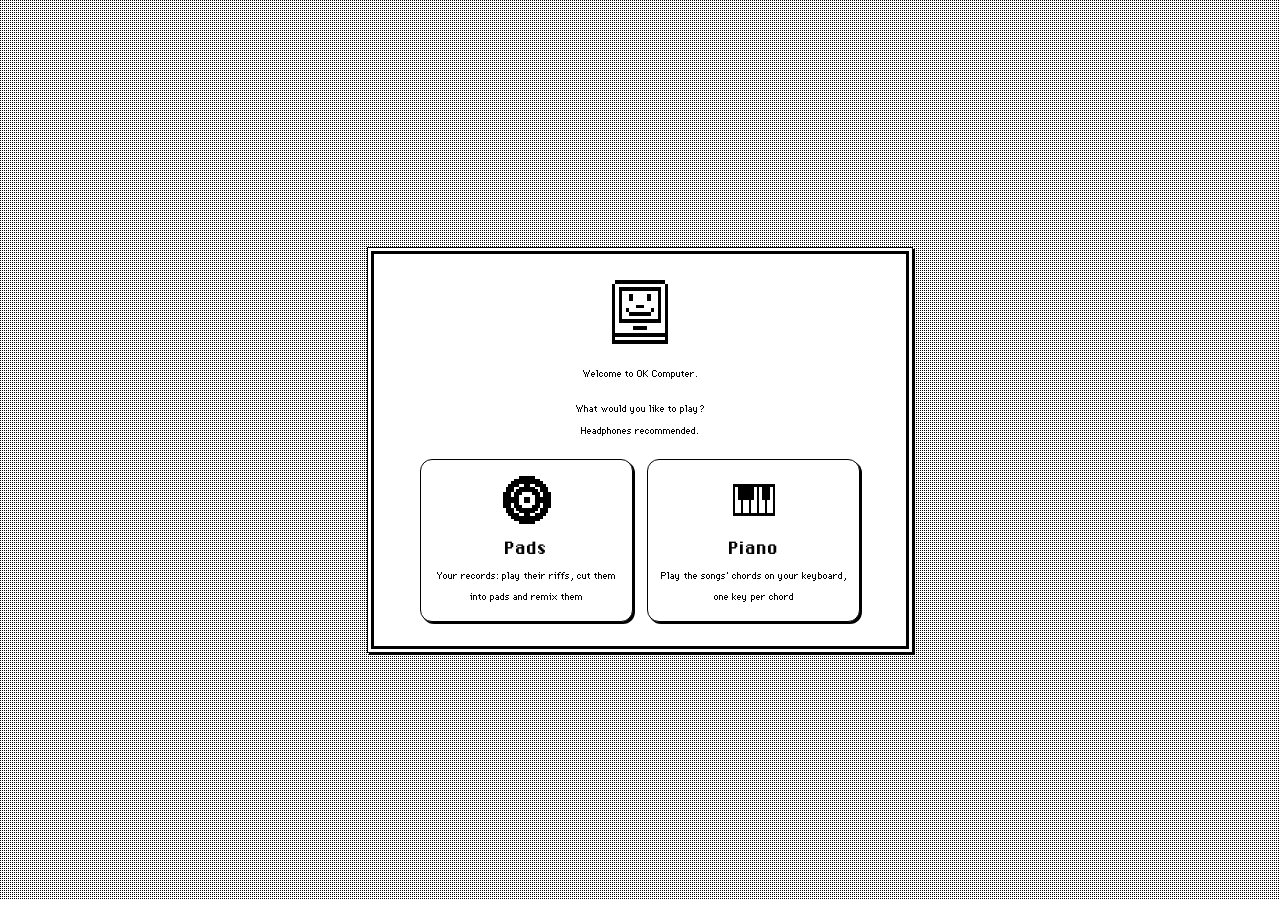
<file: index.html>
<!doctype html>
<html lang="en">
<head>
  <meta charset="utf-8">
  <meta name="viewport" content="width=device-width, initial-scale=1, viewport-fit=cover">
  <meta name="apple-mobile-web-app-capable" content="yes">
  <meta name="theme-color" content="#ffffff">
  <meta name="description" content="Play along with, practise and sample Radiohead records you own on a classic Macintosh music desk.">
  <title>OK Computer</title>
  <meta name="apple-mobile-web-app-title" content="OK Computer">
  <meta name="apple-mobile-web-app-status-bar-style" content="default">
  <link rel="icon" href="./icon.svg" type="image/svg+xml">
  <link rel="apple-touch-icon" href="./assets/icons/icon-180.png">
  <link rel="manifest" href="./manifest.webmanifest">
  <link rel="stylesheet" href="./mac.css?v=dev">
</head>
<body data-screen="desk">

<div id="boot" class="boot">
  <div class="boot-box dialog-frame">
    <div class="dialog-inner">
      <span data-icon="mac"></span>
      <p>Welcome to OK Computer.</p>
      <p class="small">What would you like to play? Headphones recommended.</p>
      <div class="boot-choices">
        <button id="boot-start" class="boot-choice"><span data-icon="disc"></span><strong>Pads</strong><span class="small">Your records: play their riffs, cut them into pads and remix them</span></button>
        <button id="boot-piano" class="boot-choice"><span data-icon="piano"></span><strong>Piano</strong><span class="small">Play the songs' chords on your keyboard, one key per chord</span></button>
      </div>
    </div>
  </div>
</div>

<header class="menubar" role="menubar" aria-label="Menu bar">
  <button class="menu-title logo" data-menu="undertow" aria-label="OK Computer" aria-haspopup="true" aria-expanded="false"><span data-icon="logo"></span></button>
  <button class="menu-title" data-menu="file" aria-haspopup="true" aria-expanded="false">File</button>
  <button class="menu-title learn-only" data-menu="edit" aria-haspopup="true" aria-expanded="false">Edit</button>
  <button class="menu-title learn-only" data-menu="song" aria-haspopup="true" aria-expanded="false">Song</button>
  <button class="menu-title learn-only" data-menu="sound" aria-haspopup="true" aria-expanded="false">Sound</button>
  <button class="menu-title learn-only hide-phone" data-menu="window" aria-haspopup="true" aria-expanded="false">Window</button>
  <button class="menu-title" data-menu="help" aria-haspopup="true" aria-expanded="false">Help</button>
  <span class="menubar-right"><span id="status" class="status" aria-live="polite"></span>
    <span id="clock" class="clock"></span></span>
</header>

<div id="menus"></div>

<main id="finder" class="finder" aria-label="Desktop">
  <section id="records-window" class="window active" aria-label="Records">
    <header class="titlebar"><h2>Records</h2></header>
    <div class="finder-info"><span id="records-info" class="small"></span><span class="small">Touch a record to open it</span></div>
    <div id="records" class="icon-view" data-help="Your records: Radiohead songs you own, kept on this device. Touch one to play along with its chords or play it on pads."></div>
    <div id="records-empty" class="records-empty small" hidden>
      <p>Load a Radiohead song you own (MP3, M4A, AAC or WAV from Files) and it becomes a record here. Play its riff with its real sound, follow its chords as it plays, cut it into sampler pads and remix them.</p>
      <p>Songs from Apple Music are copy-protected and cannot be opened. Nothing you load leaves this device.</p>
    </div>
    <input id="record-file" type="file" multiple accept="audio/*,.mp3,.m4a,.aac,.wav,.aif,.aiff,.flac,.json,application/json" hidden>
  </section>
  <nav id="desk-icons" class="desk-icons" aria-label="Desktop">
    <button class="icon" data-open="pieces" data-help="My Pieces: the takes you recorded in your records, to play, save or share."><span class="glyph" data-icon="folder"></span><span class="name">My Pieces</span></button>
    <button class="icon" data-open="piano" data-help="Piano: play the songs' chords on your computer keyboard, one key per chord."><span class="glyph" data-icon="piano"></span><span class="name">Piano</span></button>
  </nav>
</main>

<main id="piano-screen" class="piano-screen" aria-label="Piano">
  <section id="pk-window" class="window active">
    <header class="titlebar"><button id="pk-close" class="box close" aria-label="Close" data-help="Close the piano and go back to the desktop."></button><h2 id="pk-title">Piano</h2></header>
    <div class="pk-top">
      <select id="pk-song" class="popup" aria-label="Song" data-help="The song to play. You play its keyboard part."></select>
      <select id="pk-piece" class="popup" aria-label="Section" data-help="Play the whole song, or one section of it round and round to learn it."></select>
      <button id="pk-info" class="btn" data-help="About this song: what is checked against published analyses, what is a best guess, and the sources.">Get Info</button>
      <span id="pk-mode" class="segmented" role="group" aria-label="How to play" data-help="Wait for Me: the song waits at each chord until you press its key. In Time: the chords scroll at the song's tempo and you see how many you play in time."><button data-mode="wait" aria-pressed="true">Wait for Me</button><button data-mode="time" aria-pressed="false">In Time</button></span>
      <span class="spacer"></span>
      <button id="pk-go" class="btn default" aria-pressed="false" hidden data-help="Start or stop the chords scrolling (Space), after a bar of clicks."><span data-icon="play"></span><span>Play</span></button>
      <button id="pk-restart" class="btn" data-help="Go back to the first chord. Delete steps back one.">Start Over</button>
      <button id="pk-hear" class="btn" aria-pressed="false" data-help="Hear the part played in time while its keys light up, so you know how it goes.">Hear It</button>
      <select id="pk-speed" class="popup" aria-label="Speed" data-help="How fast In Time and Hear It go. Slow down to learn the part."></select>
    </div>
    <div class="pk-lane-row">
      <div class="chord-now pk-next" data-help="The key to press next, and its chord."><span class="small">Next</span><strong id="pk-next-key">A</strong><span id="pk-next-name" class="small"></span></div>
      <canvas id="pk-lane" class="chord-lane pk-lane" aria-label="The chords to play" data-help="The chords coming up, each as long as it lasts, with the key that plays it. The black box is next; the dotted line is now."></canvas>
    </div>
    <p id="pk-hint" class="small pk-hint"></p>
    <div id="pk-keys" class="pk-keys" aria-label="Chord keys" data-help="One key per chord, on the home row of your keyboard. The dotted key is next. Touch them on iPad."></div>
    <div id="pk-piano" class="piano" aria-label="Piano keyboard" data-help="The notes sounding now, with the next chord dotted. Touch the keys to play single notes."></div>
    <div id="pk-pads" hidden></div>
    <div id="pk-drums" hidden></div>
    <div class="control-strip pk-strip">
      <label class="check" data-help="Pedal: each chord rings on until the next one, like a sustain pedal changed on every chord. Off, notes stop when you let go of the key."><input id="pk-pedal" type="checkbox" checked> Pedal</label>
      <label class="check" data-help="A click on every beat while the chords scroll."><input id="pk-click" type="checkbox"> Click</label>
      <select id="pk-sound" class="popup" aria-label="Sound" data-help="The sound you play with. (song) marks the song's own."></select>
      <span class="spacer"></span>
      <label class="label" for="pk-record">Play along with</label>
      <select id="pk-record" class="popup" data-help="Play over one of your records, or nothing. A record of this song is chosen for you."></select>
      <button id="pk-record-play" class="btn" aria-pressed="false" disabled data-help="Play or stop the record underneath you (Return)."><span data-icon="play"></span><span>Play Record</span></button>
    </div>
  </section>
</main>

<main id="record-screen" class="record-screen" aria-label="Record">
  <section id="record-window" class="window active" data-view="play">
    <header class="titlebar"><button id="record-close" class="box close" aria-label="Close" data-help="Close the record and go back to the desktop."></button><h2 id="record-title">Record</h2></header>
    <div class="record-top">
      <span id="record-view" class="segmented" role="group" aria-label="View" data-help="Play: the chords in time with the record, and the song's riff to tap through. Pads: the record cut into three banks of sixteen pads. Remix: put the pads into patterns."><button data-view="play" aria-pressed="true">Play</button><button data-view="pads" aria-pressed="false">Pads</button><button data-view="remix" aria-pressed="false">Remix</button></span>
      <select id="record-pick" class="popup" aria-label="Record" data-help="Switch to another of your records."></select>
      <span class="spacer"></span>
      <button id="wave-zoom" class="btn square pads-only" aria-pressed="true" hidden data-help="While editing a pad, switch the waveform between a close-up of the pad and the whole song. Zoomed out, drag across any part of the song to give the pad that part.">Whole Song</button>
      <output id="rec-clock" class="small">0:00</output>
    </div>
    <canvas id="record-wave" class="record-wave" aria-label="Waveform" data-help="The whole record. Touch to jump there; drag across a part to loop it. When editing a pad, it zooms in on the pad and dragging sets the pad instead."></canvas>

    <div class="play-view play-only">
      <div class="song-match"><label class="label" for="record-song">Chords and riff from</label>
        <select id="record-song" class="popup" data-help="Which Radiohead song this record is, so its riff and chords can follow along. Choose Not in the list to mark the chords yourself."></select></div>
      <div class="chord-sheet">
        <div class="chord-now"><span class="small">Now</span><strong id="chord-now">-</strong></div>
        <canvas id="chord-lane" class="chord-lane" aria-label="Chords" data-help="The chords scroll past in time with the record. The black box is the chord playing now; the dotted line is now."></canvas>
      </div>
      <p id="along-hint" class="small along-hint"></p>
      <div id="mark-row" class="mark-row" hidden>
        <span id="mark-chords" class="mark-chords" data-help="Tap a chord the moment you hear it start. Your marks replace the song's chart for this record."></span>
        <button id="mark-undo" class="btn square" data-help="Remove the last chord you marked.">Undo</button>
        <button id="mark-clear" class="btn square" data-help="Remove all your marks for this record.">Clear Marks</button>
      </div>
      <p id="riff-none" class="small riff-none" hidden>No riff for this record yet: choose the song above if it is one of the known songs.</p>
      <div id="riff-body" class="riff-body">
        <canvas id="riff-strip" class="riff-strip" aria-label="The riff" data-help="Every hit of the song's riff in order, as long as it lasts. The black box plays next; touch any box to play from there."></canvas>
        <div class="riff-play">
          <button id="riff-tap" class="riff-tap" data-help="Tap here in rhythm, or press Return. Each tap plays the next hit of the riff."><strong id="riff-title">Tap</strong><span id="riff-next" class="small"></span></button>
          <div class="riff-side">
            <span id="riff-sound" class="segmented" role="group" aria-label="Sound" data-help="Song plays each hit cut straight from your record, so it sounds exactly like Radiohead. Keys plays it with the app's own instrument."><button data-sound="record" aria-pressed="true">Song</button><button data-sound="keys" aria-pressed="false">Keys</button></span>
            <span class="riff-buttons"><button id="riff-hear" class="btn" aria-pressed="false" data-help="Hear the whole riff in time, so you know how it goes.">Hear It</button><button id="riff-restart" class="btn" data-help="Go back to the first hit.">Start Over</button></span>
          </div>
        </div>
        <span id="riff-about" class="small riff-about" hidden></span>
      </div>
    </div>

    <div class="pads-view pads-only">
      <div class="pad-tools">
        <span id="pad-banks" class="segmented" role="group" aria-label="Bank" data-help="Three banks of sixteen pads: A, B and C. Bank B starts as a bar per pad, bank C as two bars per pad."><button data-bank="0" aria-pressed="true">A</button><button data-bank="1" aria-pressed="false">B</button><button data-bank="2" aria-pressed="false">C</button></span>
        <button id="pad-undo" class="btn" disabled data-help="Take back the last change to the pads: a cut, an edit or a borrowed pad. Command-Z works too.">Undo</button>
        <label class="check" data-help="Sync: a Loop pad starts on the next beat of any loop already playing, so loops stack in time."><input id="pad-sync" type="checkbox" checked> Sync loops</label>
      </div>
      <div id="pad-editor" class="pad-editor" hidden>
        <strong id="edit-label" class="small"></strong>
        <span class="nudge" data-help="Move where the pad starts, a sixteenth note at a time."><span class="small">Start</span><button id="edit-start-down" class="btn square" aria-label="Start earlier">-</button><button id="edit-start-up" class="btn square" aria-label="Start later">+</button></span>
        <span class="nudge" data-help="Move where the pad ends, a sixteenth note at a time. Make it as long as you like."><span class="small">End</span><button id="edit-end-down" class="btn square" aria-label="End earlier">-</button><button id="edit-end-up" class="btn square" aria-label="End later">+</button></span>
        <span id="edit-mode" class="segmented" role="group" aria-label="Pad mode" data-help="Once plays the whole pad. Hold plays round and round while you hold it and stops when you let go. Loop repeats until you touch it again."><button data-mode="once">Once</button><button data-mode="hold">Hold</button><button data-mode="loop">Loop</button></span>
        <span class="nudge" data-help="The pad's volume, so every pad sits at the same level."><span class="small">Volume</span><button id="edit-vol-down" class="btn square" aria-label="Quieter">-</button><output id="edit-vol" class="small">100%</output><button id="edit-vol-up" class="btn square" aria-label="Louder">+</button></span>
        <select id="edit-fade" class="popup" aria-label="Fade" data-help="Fade the pad in and out, which also smooths any click where it is cut."></select>
        <span class="nudge" data-help="Pitch the pad up or down in semitones, like a sampler: it plays faster or slower too."><span class="small">Pitch</span><button id="edit-pitch-down" class="btn square" aria-label="Lower">-</button><output id="edit-pitch" class="small">0</output><button id="edit-pitch-up" class="btn square" aria-label="Higher">+</button></span>
        <label class="check" data-help="Play the pad backwards."><input id="edit-reverse" type="checkbox"> Reverse</label>
        <button id="edit-borrow" class="btn" data-help="Put a pad from another record on this pad, to mix songs together.">From Another Record...</button>
      </div>
      <div id="sampler" class="sampler" aria-label="Sampler pads" data-help="Sixteen pads cut from the record. Touch to play; keys 1-4, Q-R, A-F and Z-V play them too."></div>
    </div>

    <div class="remix-view remix-only">
      <div class="remix-tools">
        <button id="remix-play" class="btn default" aria-pressed="false" data-help="Play the pattern round and round (Space)."><span data-icon="play"></span><span>Play</span></button>
        <span id="remix-patterns" class="segmented" role="group" aria-label="Pattern" data-help="Four patterns, A to D. Patterns with something in them are marked with a dot."><button data-pattern="0">A</button><button data-pattern="1">B</button><button data-pattern="2">C</button><button data-pattern="3">D</button></span>
        <label class="check" data-help="Chain: play every pattern that has something in it, one after another."><input id="remix-chain" type="checkbox"> Chain</label>
        <span id="remix-bank" class="segmented" role="group" aria-label="Pads for this pattern" data-help="Which bank of pads this pattern plays."><button data-bank="0">Pads A</button><button data-bank="1">B</button><button data-bank="2">C</button></span>
        <span class="tempo" data-help="The pattern's tempo."><button id="remix-down" class="btn square" aria-label="Slower">-</button><output id="remix-bpm" class="small"></output><button id="remix-up" class="btn square" aria-label="Faster">+</button></span>
        <span class="fx" data-help="Swing: delay every other sixteenth note for a looser groove."><label class="small" for="remix-swing">Swing</label><input id="remix-swing" class="slider" type="range" min="0" max="100" value="0"></span>
        <button id="remix-clear" class="btn" data-help="Clear this pattern.">Clear</button>
      </div>
      <div id="remix-grid" class="remix-grid" aria-label="Pattern" data-help="Touch squares to make a pattern: each row plays one pad, each column is a sixteenth note. Touch a number to hear its pad."></div>
    </div>

    <div class="control-strip record-strip">
      <button id="rec-play" class="btn default" aria-pressed="false" data-help="Play or stop the record (Space)."><span data-icon="play"></span><span>Play</span></button>
      <button id="rec-take" class="btn record" aria-pressed="false" data-help="Record what you play here - pads, riff, remix or keys - and keep it in My Pieces as a sound file to save or share. The record playing underneath is not included."><span data-icon="record"></span><span>Record</span></button>
      <output id="take-time" class="small"></output>
      <select id="rec-speed" class="popup play-only" aria-label="Speed" data-help="Slow the record down without changing its pitch."></select>
      <button id="rec-loop" class="btn" aria-pressed="false" disabled data-help="Drag across the waveform to loop a part. Touch here to stop looping."><span>Loop</span></button>
      <button id="rec-start" class="btn sync-only" data-help="Press this the moment you hear the first chord, and the riff and chords line up with the record.">Set Start</button>
      <span id="rec-tempo" class="tempo tempo-only" data-help="The record's tempo. Nudge it if the riff, the chords or the beat grid slowly drift from the record. A question mark means it was heard from the record."><button id="tempo-down" class="btn square" aria-label="Slower">-</button><output id="rec-bpm" class="small"></output><button id="tempo-up" class="btn square" aria-label="Faster">+</button></span>
      <button id="rec-mark" class="btn play-only" aria-pressed="false" data-help="Mark the chords yourself: tap each one as you hear it.">Mark Chords</button>
      <select id="rec-cut" class="popup pads-only" aria-label="Cut the pads" data-help="Cut this bank's pads again: at the strongest attacks, into beats or bars from the loop or playhead, or the loop into sixteen.">
        <option value="">Cut Pads...</option>
        <option value="attacks">At the strongest attacks</option>
        <option value="beat">1 beat each</option>
        <option value="bar">1 bar each</option>
        <option value="bars2">2 bars each</option>
        <option value="bars4">4 bars each</option>
        <option value="loop">The loop into 16</option>
        <option value="snap">Snap all pads to the beat</option>
      </select>
      <label class="check pads-only" data-help="Snap: pad edits and cuts land on the beat grid, a sixteenth note at a time, so loops stay in time."><input id="pad-snap" type="checkbox" checked> Snap</label>
      <button id="rec-assign" class="btn pads-only" aria-pressed="false" disabled data-help="Put the looped part on a pad: touch this, then the pad.">Loop to Pad</button>
      <button id="pad-edit" class="btn pads-only" aria-pressed="false" data-help="Edit a pad: its start and end, how it plays, volume, fade, pitch and direction, or borrow one from another record.">Edit Pad</button>
      <span class="fx fx-only" data-help="Filter: turn up to close a low-pass filter over the pads. Echo: a delay in time with the tempo."><label class="small" for="fx-filter">Filter</label><input id="fx-filter" class="slider" type="range" min="0" max="100" value="0"><label class="small" for="fx-echo">Echo</label><input id="fx-echo" class="slider" type="range" min="0" max="100" value="0"></span>
    </div>
  </section>
</main>

<main class="desktop">

  <section id="songs-window" class="window" aria-label="Songs">
    <header class="titlebar"><button class="box close" data-close aria-label="Close"></button><h2>Songs</h2></header>
    <div class="window-body"><ul id="song-list" class="song-list" data-help="Choose a song. Each one is a short passage with its own sound. Your lesson progress and best score show under its name."></ul></div>
    <div class="songs-footer">
      <button id="new-song" class="btn" data-help="Start a song of your own: choose a tempo and length, then record keys, bass or drums.">New Song…</button>
    </div>
  </section>

  <section id="song-window" class="window active" aria-label="Song">
    <header class="titlebar"><button class="box close" data-close aria-label="Close" hidden></button><h2 id="song-window-title">Song</h2><button class="box shade" data-shade aria-label="Collapse window"></button></header>
    <div class="window-body">
      <div class="song-head">
        <div class="titles">
          <h1 id="song-title">Song</h1>
          <div id="song-meta" class="meta small"></div>
          <p id="song-about" class="about small"></p>
        </div>
        <div class="actions">
          <button id="songs-button" class="btn only-narrow" data-help="Choose another song.">Songs…</button>
          <button id="info-button" class="btn" data-help="About this song: where the notes come from, how close it is to the record, and a link to listen to the original.">Get Info</button>
        </div>
      </div>

      <div class="toolbar">
        <button id="play" class="btn default" aria-pressed="false" data-help="Play or stop the song (Space). In step 1 it plays everything; in the later steps it leaves your part to you."><span data-icon="play"></span><span>Play</span></button>
        <button id="stop" class="btn" data-help="Stop and go back to the start."><span data-icon="stop"></span><span>Stop</span></button>
        <button id="record" class="btn record" aria-pressed="false" data-help="Record yourself (R). After a bar of clicks, play over the band; press again to stop. Every take is kept in the Takes window."><span data-icon="record"></span><span>Record</span></button>
        <output id="counter" class="counter" data-help="Where the song is: bar and beat.">1 : 1</output>
        <span class="spacer"></span>
        <span class="tempo" aria-label="Speed" data-help="Slow the song down to learn it, or speed it up. Tempo, not pitch, changes.">
          <button id="slower" class="btn" aria-label="Slower">−</button>
          <output id="tempo">100%</output>
          <button id="faster" class="btn" aria-label="Faster">+</button>
        </span>
        <label class="check" data-help="A metronome click on every beat, louder on the first beat of the bar."><input id="metronome" type="checkbox"> Click</label>
      </div>

      <div class="practice">
        <span id="steps" class="steps" role="group" aria-label="Lesson steps">
          <button data-step="1" aria-pressed="true" data-help="Step 1: press Play and listen all the way through while the keys light up.">1 Listen</button>
          <button data-step="2" aria-pressed="false" data-help="Step 2: the song waits at each chord until you play it, so you can learn at your own pace.">2 Learn</button>
          <button data-step="3" aria-pressed="false" data-help="Step 3: play along at 75% speed. Score 80% or more to tick it off.">3 Slow</button>
          <button data-step="4" aria-pressed="false" data-help="Step 4: play along at full speed. Score 80% or more to tick it off.">4 Full Speed</button>
          <button data-step="5" aria-pressed="false" data-help="Step 5: record yourself playing over the band.">5 Record</button>
        </span>
        <span class="spacer"></span>
        <label class="label" for="my-part">I'm playing</label>
        <select id="my-part" class="popup" data-help="The part you are learning or recording. The other parts are the band."></select>
      </div>

      <div class="roll-row">
        <div id="tools" class="tools" role="group" aria-label="Tools" data-help="Tools for the roll. Arrow: drag across bar numbers to loop those bars. Pencil: add or remove notes. Eraser: rub notes out.">
          <button data-tool="arrow" aria-pressed="true" aria-label="Arrow: drag across bars to loop them"><span data-icon="arrow"></span></button>
          <button data-tool="pencil" aria-pressed="false" aria-label="Pencil: add and remove notes"><span data-icon="pencil"></span></button>
          <button data-tool="eraser" aria-pressed="false" aria-label="Eraser: rub out notes"><span data-icon="eraser"></span></button>
        </div>
        <div class="roll-wrap"><canvas id="roll" data-tool="arrow" aria-label="Notes of your part" data-help="Your part, bar by bar. Low notes at the bottom, high at the top. The dotted note is the next one to play; ticks and crosses show how you did."></canvas></div>
      </div>

      <div class="message" aria-live="polite">
        <strong id="next-label"></strong><span id="next-detail"></span><span id="score" class="score"></span>
        <label id="guide-box" class="check" hidden data-help="Guide: hear your part quietly while you practise it, so you always know how it goes."><input id="guide" type="checkbox"> Guide</label>
        <label id="trainer-box" class="check" hidden data-help="After a perfect time round, the song gets a little faster, up to full speed."><input id="trainer" type="checkbox"> Speed up when perfect</label>
        <button id="loop-all" class="btn square" hidden data-help="Stop looping a section and play the whole passage again.">Loop All</button>
      </div>

      <div class="tracks" id="tracks" aria-label="Parts" data-help="Turn parts of the band on and off."></div>
    </div>
  </section>

  <section id="keys-window" class="window" aria-label="Keyboard">
    <header class="titlebar"><h2 id="keys-title">Keyboard</h2><button class="box shade" data-shade aria-label="Collapse window"></button></header>
    <div class="window-body">
      <div class="keys-tools">
        <span id="keys-tabs" class="segmented" role="group" aria-label="Input" data-help="Keys: a piano. Chords: one big pad per chord in this song. Drums: pads for the drum part.">
          <button data-tab="keys" aria-pressed="true">Keys</button>
          <button data-tab="chords" aria-pressed="false">Chords</button>
          <button data-tab="drums" aria-pressed="false">Drums</button>
        </span>
        <span class="spacer"></span>
        <span id="octave-tools" class="tempo" aria-label="Octave" data-help="Move the keyboard up or down an octave (Z and X on a computer keyboard).">
          <button id="octave-down" class="btn" aria-label="Octave down">◀</button>
          <output id="octave">C3</output>
          <button id="octave-up" class="btn" aria-label="Octave up">▶</button>
        </span>
        <button id="pedal" class="btn" aria-pressed="false" data-help="Sustain pedal: tap to hold notes on after you let go, tap again to lift it. Shift does the same on a computer keyboard, and MIDI pedals work too.">Pedal</button>
        <select id="instrument" class="popup hide-phone" aria-label="Instrument" data-help="The sound you play with. Sound > Use Original Sound puts it back."></select>
      </div>
      <div id="piano" class="piano" aria-label="Piano keyboard" data-help="Play with several fingers, slide along the keys, or press harder with Apple Pencil for louder notes. Dotted keys are what to play next."></div>
      <div id="pads" class="pads" aria-label="Chord pads" hidden data-help="Each pad plays a whole chord from this song. The dotted pad is the next chord."></div>
      <div id="drum-pads" class="pads" aria-label="Drum pads" hidden data-help="Tap the drums. Harder Pencil presses play louder."></div>
    </div>
  </section>
</main>

<section id="drum-window" class="window floating" aria-label="Drum Machine" hidden>
  <header class="titlebar"><button class="box close" data-close aria-label="Close"></button><h2>Drum Machine</h2></header>
  <div class="window-body">
    <div class="toolbar">
      <button id="drum-play" class="btn default" aria-pressed="false" data-help="Play or stop the song with your beat (Space)."><span data-icon="play"></span><span>Play</span></button>
      <select id="beat-preset" class="popup" aria-label="Start from a beat" data-help="Fill the grid with a ready-made beat, then change it to taste."></select>
      <select id="kit" class="popup" aria-label="Drum kit" data-help="The drum sounds. Kid A Machine is crunchy, Drum Machine is clean, Soft Room is gentle."></select>
      <span class="spacer"></span>
      <button id="drum-prev" class="btn square" aria-label="Earlier beats">◀</button>
      <output id="drum-page" class="small">Beats 1-4</output>
      <button id="drum-next" class="btn square" aria-label="Later beats">▶</button>
      <button id="drum-clear" class="btn" data-help="Remove every hit. Edit > Undo brings them back.">Clear</button>
    </div>
    <div id="drum-grid" class="grid" style="margin-top:12px" data-help="One row per drum, one square per sixteenth note, four squares to a beat. Tap to add or remove a hit."></div>
    <p class="small" style="margin:10px 0 0">Tap a square to add or remove a hit; it plays straight away and the song picks it up on the next time round. Edit > Revert to Original restores the song's own beat.</p>
  </div>
</section>

<section id="takes-window" class="window floating" aria-label="Takes" hidden>
  <header class="titlebar"><button class="box close" data-close aria-label="Close"></button><h2>Takes</h2></header>
  <div class="window-body" style="width:min(460px, calc(100vw - 40px))">
    <div id="take-list" class="list-box" role="listbox" aria-label="Recorded takes" data-help="Your recordings for this song. Select one, then play it, save it as a WAV file, or use it as the song's part."></div>
    <div class="button-row">
      <button id="take-delete" class="btn">Delete</button>
      <button id="take-export" class="btn">Save WAV</button>
      <button id="take-use" class="btn">Use as Part</button>
      <button id="take-play" class="btn default">Play</button>
    </div>
  </div>
</section>

<dialog id="dialog"><div class="dialog-frame"><div class="dialog-inner" id="dialog-body"></div></div></dialog>

<script type="module" src="./src/main.js?v=dev"></script>
</body>
</html>
</file>
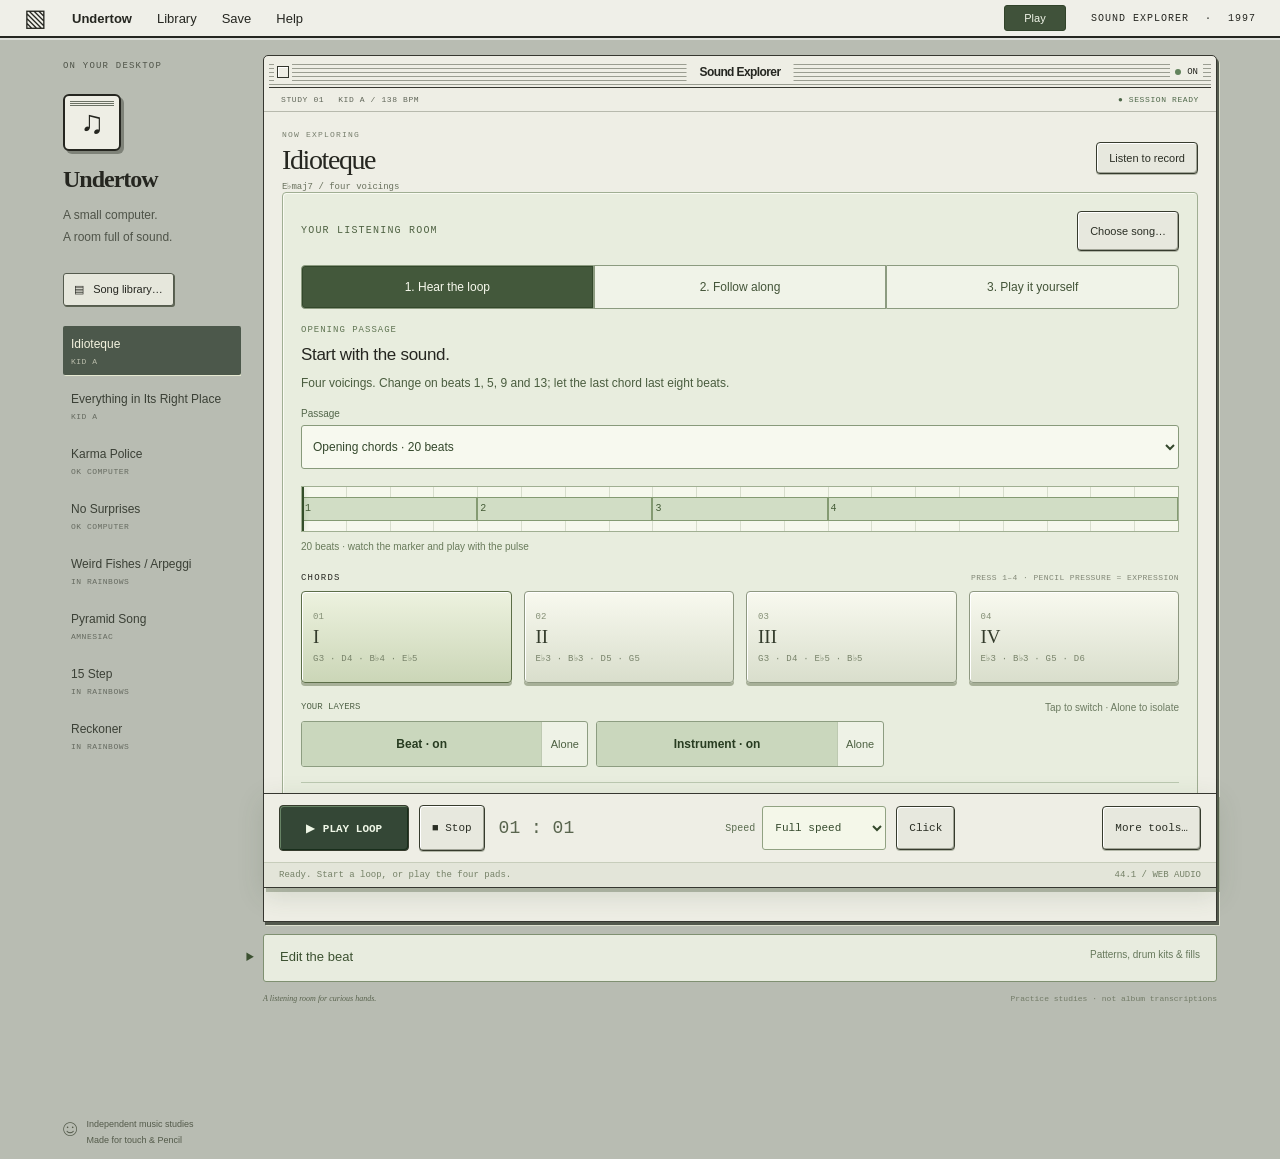
<file: classic/index.html>
<!doctype html>
<html lang="en">
<head>
  <meta charset="utf-8"><meta name="viewport" content="width=device-width,initial-scale=1,viewport-fit=cover">
  <meta name="theme-color" content="#c5c5bb"><meta name="description" content="An expressive electronic sketchbook. Sequence beats, shape synths, and play your own samples.">
  <title>Undertow — Sound Explorer</title><link rel="icon" href="./icon.svg" type="image/svg+xml"><link rel="stylesheet" href="./style.css?v=10"><link rel="stylesheet" href="./equipment.css?v=10"><link rel="stylesheet" href="./night.css?v=10">
<link rel="stylesheet" href="./macintosh.css?v=10"></head>
<body class="mac-body">
<nav class="mac-menubar" aria-label="Application menu"><span class="finder-mark" aria-hidden="true">▧</span><strong>Undertow</strong><button id="menu-library">Library</button><button id="menu-save">Save</button><button id="menu-help">Help</button><button id="menu-transport" aria-label="Play loop">Play</button><span class="menu-right">SOUND EXPLORER <span>·</span> 1997</span></nav>
<main class="machine mac-desktop" aria-label="Undertow music desktop">
<aside class="desktop-sidebar"><div class="sidebar-caption">ON YOUR DESKTOP</div><div class="desktop-icon" aria-hidden="true"><span>♫</span></div><h1>Undertow</h1><p>A small computer.<br>A room full of sound.</p><button id="change-tape" class="sidebar-library">▤ &nbsp; Song library…</button><div id="quick-library"></div><div class="sidebar-bottom"><span class="tiny-computer" aria-hidden="true">☺</span><span>Independent music studies<br>Made for touch & Pencil</span></div></aside>
<div class="desktop-windows">
<section class="mac-window instrument-window" aria-label="Instrument"><header class="mac-titlebar"><span class="mac-close" aria-hidden="true"></span><h2>Sound Explorer</h2><button id="machine-power" aria-label="Power" aria-pressed="true"><i></i><span>ON</span></button></header>
<div class="window-infobar"><span id="tape-number">STUDY 01</span><span id="machine-album">KID A / 138 BPM</span><span id="save-indicator" class="saved-indicator">● SESSION READY</span></div>
<div class="instrument-content"><div class="song-heading"><div><span class="small-label">NOW EXPLORING</span><h2 id="machine-song">IDIOTEQUE</h2><p id="desktop-harmony"></p></div><button id="full-song" class="mac-button">Listen to record</button></div>
<section class="sofa-guide" aria-label="Guided play">
<div class="guide-top"><span class="small-label">YOUR LISTENING ROOM</span><button id="sofa-library" class="mac-button">Choose song…</button></div>
<div class="guide-modes" role="group" aria-label="How to play"><button data-guide-mode="listen" aria-pressed="true">1. Hear the loop</button><button data-guide-mode="layers" aria-pressed="false">2. Follow along</button><button data-guide-mode="play" aria-pressed="false">3. Play it yourself</button></div>
<div class="passage-heading"><span id="passage-kind"></span><button id="refresh-study" class="mac-button" hidden>Load improved study</button></div><h3 id="sofa-title">Start with the sound.</h3><p id="sofa-instruction"></p>

<div class="sofa-controls"><label>Passage <select id="sofa-loop"><option value="phrase">Opening passage</option><option value="whole">Whole study</option></select></label><button id="show-hints" class="mac-button" aria-pressed="false" hidden>Show hints</button></div>
<div id="phrase-timing" class="phrase-timing" aria-label="Phrase timing"><div id="phrase-notes"></div><i id="phrase-playhead"></i></div><p id="timing-caption" aria-live="off">Ready.</p>
<div id="sofa-cue" class="sofa-cue" role="status" aria-live="polite"></div><div id="sofa-sequence" class="sofa-sequence" aria-label="Pad phrase"></div><div id="pad-caption" class="small-label">CHORDS <span>PRESS 1–4 · PENCIL PRESSURE = EXPRESSION</span></div><div class="rubber-pads"><button class="rubber-pad" data-pad="0" aria-label="Play chord 1"><span class="pad-index">01</span><strong class="pad-name">1</strong><small class="pad-notes"></small></button><button class="rubber-pad" data-pad="1" aria-label="Play chord 2"><span class="pad-index">02</span><strong class="pad-name">2</strong><small class="pad-notes"></small></button><button class="rubber-pad" data-pad="2" aria-label="Play chord 3"><span class="pad-index">03</span><strong class="pad-name">3</strong><small class="pad-notes"></small></button><button class="rubber-pad" data-pad="3" aria-label="Play chord 4"><span class="pad-index">04</span><strong class="pad-name">4</strong><small class="pad-notes"></small></button></div>
<div class="layer-heading">YOUR LAYERS <span>Tap to switch · Alone to isolate</span></div><div id="sofa-layers" class="sofa-layers" aria-label="Choose your layers"></div><details class="sound-recipe"><summary>How to shape this sound</summary><p id="sofa-recipe"></p><button id="sofa-reset-sound" class="mac-button">Use the study’s sound settings</button></details>

</section>
<details class="sound-drawer"><summary>Edit sound & instrument</summary><div class="sound-row"><label class="patch-label">Instrument <select id="sound-patch"><option value="study">Song sound</option><option value="digital">Tape chord</option><option value="prophet">Warm polysynth</option><option value="piano">Grand piano</option><option value="bell">Glass bell</option><option value="pluck">Picked strings</option><option value="organ">Soft organ</option></select></label><span id="patch-description">Play a chord. Find its colour.</span><canvas id="machine-wave" aria-label="Audio waveform"></canvas></div>
<div class="knob-bank"><label class="rotary"><span class="slider-label">Tone<output id="machine-tone-value"></output></span><input id="machine-tone" data-parameter="tone" aria-label="Tone" type="range" min="150" max="8500" step="10" value="4300"></label><label class="rotary"><span class="slider-label">Space<output id="machine-space-value"></output></span><input id="machine-space" data-parameter="space" aria-label="Space" type="range" min="0" max="70" step="1" value="23"></label><label class="rotary"><span class="slider-label">Tempo<output id="machine-bpm-value"></output></span><input id="machine-bpm" data-parameter="bpm" aria-label="Tempo" type="range" min="50" max="180" step="1" value="138"></label></div></details></div></section>
<details class="beat-drawer"><summary>Edit the beat <span>Patterns, drum kits & fills</span></summary><section class="mac-window rhythm-window" aria-label="Beat composer"><header class="mac-titlebar"><span class="mac-close" aria-hidden="true"></span><h2>Rhythm Composer</h2><span class="window-tag">16 STEPS / PAGE</span></header><div class="beat-toolbar"><label>Beat <select id="beat-library"><option value="">Song pattern</option></select></label><label>Kit <select id="drum-kit"><option value="modular">Modular</option><option value="machine">Drum machine</option><option value="soft">Soft room</option><option value="toms">Toms & sticks</option></select></label><button id="beat-undo" disabled class="mac-button" aria-label="Undo last edit">↶ Undo</button></div><p id="beat-description" class="beat-description">Tap a square to write a beat. Tap an instrument name to hear it.</p><div class="beat-scroll"><div id="beat-grid" class="beat-grid" aria-label="Drum step sequencer"></div></div><div class="beat-footer"><div class="page-controls"><button id="follow-playback" aria-label="Follow playback" class="follow-button" aria-pressed="true" title="Keep the grid on the page currently playing">Follow</button><button id="beat-prev" aria-label="Previous pattern page">‹</button><span id="beat-page">PAGE 01 / 15</span><button id="beat-next" aria-label="Next pattern page">›</button></div><label>Length <select id="beat-length"><option value="16">1 bar</option><option value="32">2 bars</option><option value="64">4 bars</option><option value="128">8 bars</option><option value="240">15 bars</option><option value="256">16 bars</option></select></label><button id="beat-fill" class="mac-button">Add fill</button><button id="beat-reset" class="mac-button">Song beat</button></div></section>
</details><footer class="mac-window transport-window"><div class="transport-main"><button id="machine-play" class="mac-button primary" aria-label="Play loop"><span class="transport-symbol" aria-hidden="true">▶</span><span class="play-caption">PLAY LOOP</span></button><button id="machine-stop" class="mac-button" aria-label="Stop">■ <span>Stop</span></button><span id="desktop-position">01 : 01</span><div id="quick-layers" class="quick-layers" aria-label="Audible layers"></div><label class="transport-speed">Speed <select id="sofa-speed"><option value="50">Slow · 50%</option><option value="75">Relaxed · 75%</option><option value="100" selected>Full speed</option></select></label><button id="sofa-click" class="mac-button" aria-pressed="false">Click</button><button id="learn-part" class="mac-button lesson-button">More tools…</button></div><div class="transport-status"><span id="desktop-status">Ready. Start a loop, or play the four pads.</span><span>44.1 / WEB AUDIO</span></div></footer>
<p class="desktop-footnote">A listening room for curious hands. <span>Practice studies · not album transcriptions</span></p>
</div></main>
<dialog id="recording-panel" class="device-dialog recording-panel"><header class="device-dialog-head"><div><span class="eyebrow">RADIOHEAD / OFFICIAL RECORDING</span><h2 id="recording-title">Full song</h2></div><button class="panel-close" data-close="recording-panel" aria-label="Close full song">×</button></header><div id="recording-frame"></div><div class="recording-notes"><a id="recording-link" target="_blank" rel="noopener noreferrer">Open on YouTube ↗</a><p>The original recording, streamed by YouTube. Press play in the player. The instrument pads are simplified practice studies.</p><button id="recording-practice" class="hardware-button">PRACTICE WITH MY AUDIO FILE</button><p>Load your own recording to loop a passage and slow it down locally.</p></div></dialog>
<dialog id="tape-panel" class="device-dialog tape-panel"><header class="device-dialog-head"><div><span class="eyebrow">UNDERTOW / SONG LIBRARY</span><h2>Open a study.</h2></div><button class="panel-close" data-close="tape-panel" aria-label="Close tape library">×</button></header><div class="library-tools"><label for="library-search">Find a song<input id="library-search" type="search" placeholder="Song, album or sound…" autocomplete="off"></label><label for="library-album">Album<select id="library-album"><option value="">All albums</option></select></label><span id="library-count" role="status"></span></div><div id="presets"></div><p class="tape-note">Short synthesized studies and instrumental teaching arrangements. Every tape has its own sounds.</p></dialog>
<dialog id="learn-panel" class="device-dialog learn-panel"><header class="device-dialog-head"><div><span class="eyebrow">UNDERTOW / WORKSHOP</span><h2 id="machine-lesson-title">Learn this part.</h2></div><button class="panel-close" data-close="learn-panel" aria-label="Close lesson">×</button></header><div class="workshop-body"><section class="study-strip" aria-label="Selected song study"><div class="study-copy"><div class="eyebrow"><span class="red-led"></span> NOW ON TAPE <span id="study-album"></span></div><h2 id="study-title"></h2><p id="study-description"></p><div class="harmony"><span id="study-harmony"></span><a id="study-source" target="_blank" rel="noopener noreferrer">Arrangement reference ↗</a></div></div><div class="study-actions"><span class="equipment-label">LISTEN / DISASSEMBLE / REBUILD</span><div><button id="focus" class="outline" aria-pressed="false">Solo keys</button><button id="rebuild" class="rebuild">Rebuild main part</button></div><div><button id="reference" class="quiet" aria-pressed="false">Show reference</button><button id="restore" class="quiet">Restore track</button></div><p id="study-tip"></p></div></section>
<section id="lesson-room" class="lesson-room" hidden>
<div class="lesson-heading"><div><div class="eyebrow">GUIDED PRACTICE / FROM PARTS TO A WHOLE</div><h2 id="lesson-title"></h2></div><span id="arrangement-duration"></span></div>
<p id="lesson-note" class="lesson-note"></p><button id="lesson-update" class="lesson-update" hidden>Load the revised, longer study (keeps your sample)</button>
<div class="lesson-controls"><div class="mode-switch"><button id="mode-loop" class="selected">Practice loop</button><button id="mode-song">Play full arrangement</button></div><label class="speed-control">PRACTICE SPEED <output id="practice-speed-output">100%</output><input id="practice-speed" type="range" min="50" max="110" value="100" step="5"></label><button id="metronome" aria-pressed="false">Click</button><button id="count-in" aria-pressed="true">Count in</button></div>
<div id="lesson-exercises" class="lesson-exercises"></div><p id="exercise-instruction" class="exercise-instruction"></p>
<div class="chord-deck"><span class="equipment-label">PLAY THE VOICINGS / NOTES SHOWN IN SOUNDING OCTAVES</span><div id="chord-pads"></div></div>
<div class="timeline-heading"><span>SONG FORM / TAP A SECTION TO LOOP IT</span><span id="lesson-clock">0:00</span></div><div id="song-timeline" class="song-timeline"></div><progress id="lesson-progress" value="0" max="1" aria-label="Practice progress"></progress><p id="current-section"></p><div id="lesson-sources" class="lesson-sources"></div>
</section>
<details class="service-panel"><summary>Make your own pattern</summary><section class="transport" aria-label="Transport"><div class="playback"><button id="play" class="play" aria-label="Play"><span>▶</span></button><button id="stop" class="stop" aria-label="Stop">■</button><div class="time"><strong id="position">01 <span>/</span> 01</strong><small>PAGE / STEP</small></div></div><div class="transport-setting"><label for="bpm">TEMPO</label><div><input id="bpm" type="number" min="50" max="180" value="108"><span>BPM</span></div></div><div class="transport-setting swing"><label for="swing">SWING <output id="swing-value">12%</output></label><input id="swing" type="range" min="0" max="60" value="12"></div><div class="transport-setting key"><span class="label">KEY / SCALE</span><strong>E minor</strong></div><div class="transport-right"><span class="loop-icon">↻</span> <span id="loop-length">8 BEATS</span> <span class="divider"></span><button id="undo" class="quiet" disabled>↶ Undo</button><button id="clear" class="quiet">Clear track</button></div></section>
<div class="workspace">

<section class="sequencer"><div class="section-heading"><div><span class="eyebrow">SEQUENCE / EDIT</span><h2>Write. Erase. Repeat.</h2></div><div class="banks"><button data-bank="0" class="selected">01</button><button data-bank="1">02</button></div></div><div class="tabs" role="tablist" aria-label="Instrument"><button data-tab="drums" class="active" role="tab" aria-selected="true">01 <span>Drums</span><i class="orange"></i></button><button data-tab="bass" role="tab" aria-selected="false">02 <span>Bass</span><i class="green"></i></button><button data-tab="keys" role="tab" aria-selected="false">03 <span>Keys</span><i class="purple"></i></button><button data-tab="sample" role="tab" aria-selected="false">04 <span>Sample</span><i class="blue"></i></button></div><div class="editor-toolbar"><span id="instrument-label">ANALOGUE KIT / 4 VOICES</span><span id="edit-hint">Tap to place · drag to paint</span></div><div id="editor" class="editor" role="tabpanel" aria-label="Step sequencer"></div><div id="rebuild-score" class="rebuild-score" role="status"></div><div class="editor-footer"><span><i class="tiny-dot"></i> <span id="input-status">PENCIL + TOUCH READY</span></span><span id="pattern-summary">32 steps · 1/16 resolution</span></div><div class="sound-controls"><div class="sound-control"><label for="tone">FILTER <output id="tone-value">2.4 kHz</output></label><input id="tone" type="range" min="150" max="8500" value="2400"><span>Dark <span>Bright</span></span></div><div class="sound-control"><label for="space">SPACE <output id="space-value">28%</output></label><input id="space" type="range" min="0" max="70" value="28"><span>Dry <span>Echo</span></span></div><div class="sound-control"><label for="master">MASTER <output id="master-value">75%</output></label><input id="master" type="range" min="0" max="100" value="75"><span>Output <span>Soft limiter on</span></span></div></div></section>
<aside class="mixer"><div class="panel-title">MIXER <span>STEREO</span></div><div id="mixer-tracks"></div><div class="output-meter"><div><span>MASTER OUTPUT</span><span id="peak-label">−∞ dB</span></div><div class="meter-track"><div id="meter-fill"></div></div><div class="meter-labels"><span>−48</span><span>−24</span><span>−12</span><span>0</span></div></div><div class="mixer-note">PROPERTY OF THE IMAGINATION</div></aside>
</div>
</details><details class="service-panel"><summary>Samples & reference recordings</summary><section class="reference-deck"><div class="section-heading"><div><div class="eyebrow">REFERENCE DECK / YOUR RECORDING STAYS ON YOUR DEVICE</div><h2>Learn against the record.</h2></div><button id="load-reference" class="outline">Load your recording</button></div><p id="reference-title">Load a complete song to compare tones, slow passages down, and loop a section by ear.</p><audio id="reference-audio" controls preload="metadata"></audio><div class="reference-controls"><label>A / seconds <input id="reference-a" type="number" min="0" step="0.01" value="0"></label><button id="set-reference-a" class="quiet">Set A here</button><label>B / seconds <input id="reference-b" type="number" min="0" step="0.01" value="0"></label><button id="set-reference-b" class="quiet">Set B here</button><label class="loop-check"><input id="reference-loop" type="checkbox" checked>Loop A–B</label><label>Speed <select id="reference-speed"><option value="0.5">50%</option><option value="0.75">75%</option><option value="1" selected>100%</option></select></label></div></section>
<div class="bottom-workspace"><section class="sampler"><div class="section-heading"><div><span class="eyebrow">SAMPLE LAB</span><h2>Splice something in.</h2></div><button id="import-sample" class="outline">＋ Import audio</button></div><div class="waveform-wrap"><canvas id="waveform" aria-label="Sample waveform"></canvas><div class="waveform-caption"><span id="sample-name">FACTORY / TAPE GLASS</span><span id="sample-duration">4 SLICES · READY TO PLAY</span></div></div><div class="sample-bottom"><div id="sample-pads" class="sample-pads"></div><div class="sample-trim"><label>START <input id="trim-start" aria-label="Sample trim start" type="range" min="0" max="95" value="0"></label><label>END <input id="trim-end" aria-label="Sample trim end" type="range" min="5" max="100" value="100"></label></div><button id="reverse" class="quiet" aria-pressed="false">⇄ Reverse</button></div></section><section class="performance"><div class="section-heading"><div><span class="eyebrow">PERFORM</span><h2>Interference control.</h2></div><span class="live-badge">LIVE FX</span></div><div id="xy-pad" class="xy-pad" role="slider" tabindex="0" aria-label="Performance filter, arrow keys adjust tone and echo" aria-valuemin="150" aria-valuemax="8500" aria-valuenow="2400"><span class="xy-y">ECHO ↑</span><span class="xy-x">FILTER →</span><div id="xy-dot"></div><span class="xy-help">Touch or draw to shape the sound</span></div></section></div>
</details><details class="service-panel"><summary>Save, export & more</summary><div class="service-actions"><button id="help" class="quiet">Quick guide <span>?</span></button><button id="save" class="quiet">Save project</button><button id="open" class="quiet">Open</button><button id="export" class="outline">Export WAV</button><button id="new-project" class="quiet">Empty session</button></div></details></div></dialog>
<div class="status" hidden><span id="audio-status">AUDIO STANDBY</span></div><section class="session" hidden><div><div class="eyebrow">PORTABLE PATTERN RECORDER / SERIAL NO. 01997</div><h1>RADIOHEAD<span> / NIGHT SCHOOL</span></h1><p>Stay with the difficult part. A room for listening, rebuilding & learning.</p></div><div class="session-info"><span class="session-dot"></span><div><strong id="project-title">Everything in its wake</strong><span id="project-meta">E MINOR · 2-BAR LOOP · ORIGINAL STUDY</span></div><span class="session-number">001</span></div></section>
<div id="toast" role="status"></div><input id="reference-file" type="file" accept="audio/*" hidden><input id="sample-file" type="file" accept="audio/*" hidden><input id="project-file" type="file" accept=".json,application/json" hidden>
<dialog id="guide"><button id="close-guide" class="close" aria-label="Close guide">×</button><div class="eyebrow">WELCOME TO UNDERTOW</div><h2>Start with a song.</h2><p><b>Choose song</b> opens the library. Start with <b>Hear the loop</b>, then use the layer switches below the pads to build your backing. <b>Alone</b> lets you hear one layer; tap it again to return to your mix. Choose a named passage or the extended study and slow it to 50% or 75%.</p><p><b>Follow along</b> shows a moving marker and lights each pad when its note arrives. The width of each note on the timing strip shows its length. <b>Play it yourself</b> removes the programmed instrument and hides the hints so you can try the passage from memory. Tap Show hints to see the guide again. This is a learning aid, not an automatic timing grade. Quiet studies enable a click. Play, Stop and Speed stay together in the transport bar. Edit sound & instrument opens the sound controls. <b>How to shape this sound</b> explains Tone and Space and can restore the study’s sound settings. Expand <b>Edit the beat</b> for the drum grid, twelve beat starters, kits and fills. <b>More tools</b> opens advanced lessons, sampling, saving and export.</p><p>Press <b>Play</b> to hear a starting point. Choose a song study from the tape archive, then make it yours. The fifteen song tapes are simplified, synthesized learning arrangements; the three original sketches are starting points of our own.</p><ol><li><b>Write a pattern.</b> Tap cells to add or remove hits. Drag to paint. Switch between pattern pages; playback follows automatically. The studies now span longer passages. Idioteque uses fifteen bars so its drum and chord cycles realign. Each page shows sixteen steps; scroll the page buttons for longer patterns.</li><li><b>Find a melody.</b> Open Bass or Keys and draw notes. Each tape has its own pitch palette and instrument. Some Keys rows trigger labeled chord voicings; others play single notes.</li><li><b>Learn a whole arrangement.</b> Idioteque and Everything in Its Right Place have six guided exercises, adjustable practice speed, click, count-in, playable chord voicings, section loops, and a full instrumental teaching arrangement. These teach the parts and structure; they are not recording-synchronized full transcriptions.</li><li><b>Compare.</b> Load your own recording in the reference deck, choose A and B times, and slow it down. Reference files stay local and are not included in project exports.</li><li><b>Take it apart.</b> Solo Keys to hear the main part. Rebuild clears it and shows dotted reference notes; tap those cells to reconstruct the phrase. Restore track reloads just the selected instrument.</li><li><b>Sample anything.</b> Import an audio file, trim its start and end, and play four equal slices with the pads. Write slices into the Sample track.</li><li><b>Perform.</b> Move across the effects pad to change filter and echo. Pencil pressure sets note velocity on supported devices; fingers and mice work too.</li><li><b>Keep it.</b> Sessions autosave here. Save project downloads a portable file including imported audio. Export WAV renders two practice-loop repeats, or the entire teaching arrangement when full arrangement mode is selected, plus an effects tail.</li></ol><p class="guide-note">Space = play / pause · 1–4 = instrument pads · ⌘/Ctrl Z = undo.<br>iPad: open in Safari and tap Play to enable audio. Squeeze, barrel rotation, and double-tap require a native app and aren’t used here. Keep the app in the foreground during playback.</p><p class="guide-note">Piano: Salamander Grand Piano by <a href="https://archive.org/details/SalamanderGrandPianoV3" target="_blank" rel="noopener noreferrer">Alexander Holm</a>, <a href="https://creativecommons.org/licenses/by/3.0/" target="_blank" rel="noopener noreferrer">CC BY 3.0</a>. A reduced sample set, repitched and enveloped for playback. Independent fan-made practice instrument; not affiliated with Radiohead.</p></dialog>
<script type="module" src="./app.js?v=10"></script>
</body></html>
</file>
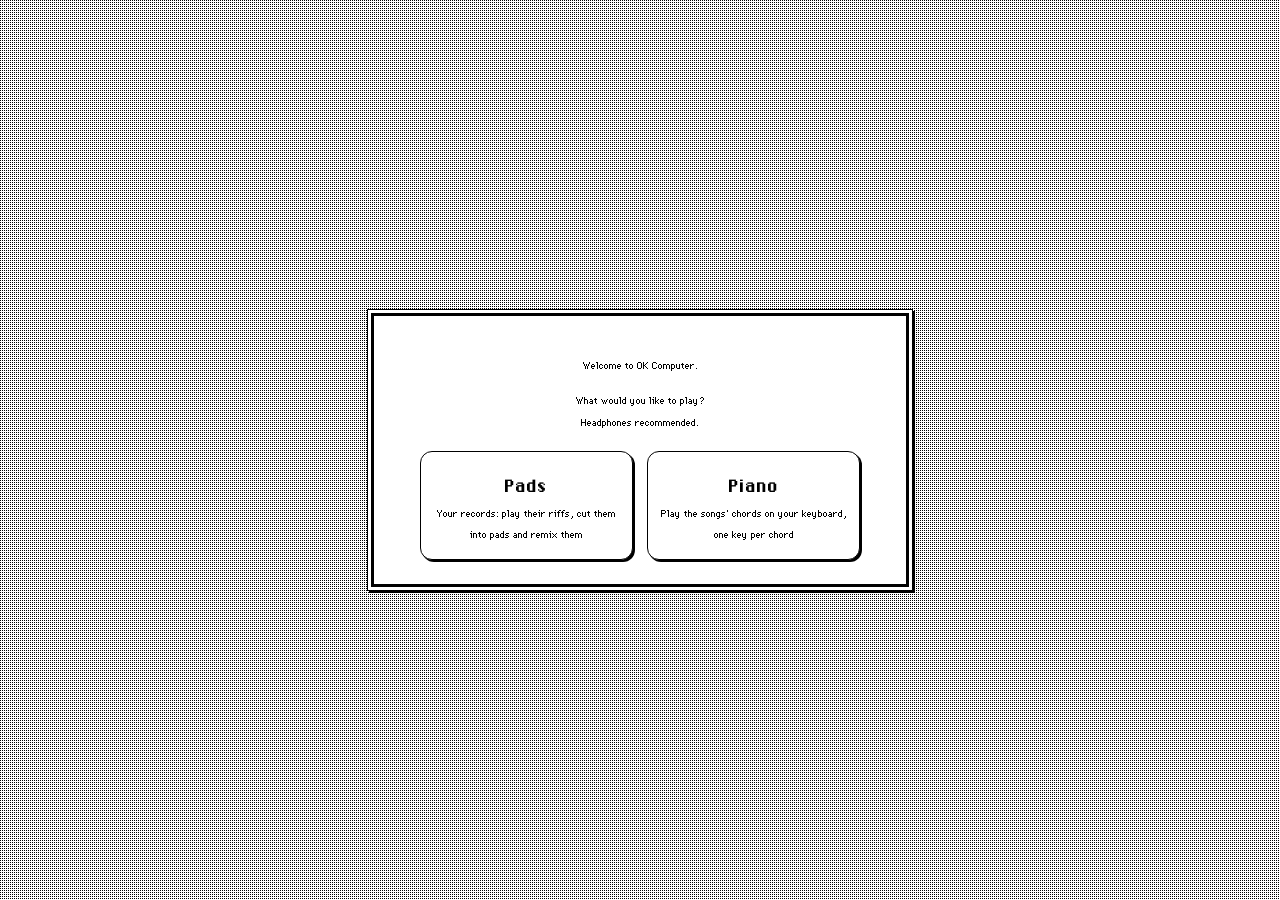
<file: kid-a/index.html>
<!doctype html>
<html lang="en">
<head>
  <meta charset="utf-8">
  <meta name="viewport" content="width=device-width, initial-scale=1">
  <title>OK Computer</title>
  <!-- Kid A was an early name for the Piano, which now lives inside OK
       Computer. Old links and Home Screen icons land there instead. -->
  <meta http-equiv="refresh" content="0; url=../">
  <link rel="canonical" href="../">
</head>
<body>
<p><a href="../">The piano is now part of OK Computer. Open it here.</a></p>
</body>
</html>
</file>
<file: mac.css>
/* Undertow — one-bit classic Macintosh interface.
   Every surface uses black, white and dither patterns only. */

@font-face {
  font-family: 'Chicago';
  src: url('assets/fonts/chikarego2.woff2') format('woff2');
  font-display: swap;
  unicode-range: U+0020-007E;
}
@font-face {
  font-family: 'Geneva';
  src: url('assets/fonts/geneva-9.ttf') format('truetype');
  font-display: swap;
  unicode-range: U+0020-007E;
}

:root {
  --ink: #000;
  --paper: #fff;
  --chicago: 'Chicago', 'Charcoal', 'Geneva', system-ui, sans-serif;
  --geneva: 'Geneva', 'Chicago', system-ui, sans-serif;
  --gray: url("data:image/svg+xml,%3Csvg xmlns='http://www.w3.org/2000/svg' width='2' height='2' shape-rendering='crispEdges'%3E%3Crect width='1' height='1'/%3E%3Crect x='1' y='1' width='1' height='1'/%3E%3C/svg%3E");
  --light: url("data:image/svg+xml,%3Csvg xmlns='http://www.w3.org/2000/svg' width='4' height='4' shape-rendering='crispEdges'%3E%3Crect width='1' height='1'/%3E%3Crect x='2' y='2' width='1' height='1'/%3E%3C/svg%3E");
  --desktop: url("data:image/svg+xml,%3Csvg xmlns='http://www.w3.org/2000/svg' width='4' height='4' shape-rendering='crispEdges'%3E%3Crect width='4' height='4' fill='%23fff'/%3E%3Crect width='1' height='1'/%3E%3Crect x='2' y='2' width='1' height='1'/%3E%3Crect x='2' width='1' height='1'/%3E%3Crect y='2' width='1' height='1'/%3E%3C/svg%3E");
  --stripes: repeating-linear-gradient(to bottom, var(--paper) 0 1px, var(--ink) 1px 2px);
  color-scheme: light;
}

* { box-sizing: border-box; }

html, body {
  margin: 0;
  height: 100%;
  touch-action: manipulation;
  overflow: hidden;
  background: var(--paper) var(--desktop);
  color: var(--ink);
  font: 16px/1.25 var(--chicago);
  -webkit-font-smoothing: none;
  font-smooth: never;
  -webkit-tap-highlight-color: transparent;
  -webkit-user-select: none;
  user-select: none;
  -webkit-touch-callout: none;
}

button, select, input { font: inherit; color: inherit; }
button { cursor: pointer; }
a { color: inherit; }
[hidden] { display: none !important; }
:focus { outline: none; }
:focus-visible { outline: 1px dotted var(--ink); outline-offset: 2px; }

.small { font: 16px/1.3 var(--geneva); }

/* ---------------------------------------------------------------- menu bar */

.menubar {
  position: fixed;
  inset: 0 0 auto 0;
  height: 24px;
  display: flex;
  align-items: stretch;
  padding: 0 8px;
  background: var(--paper);
  border-bottom: 1px solid var(--ink);
  z-index: 50;
}
.menubar::before, .menubar::after { content: ''; position: absolute; top: 0; width: 6px; height: 6px; background: var(--ink); }
.menubar::before { left: 0; clip-path: polygon(0 0, 100% 0, 0 100%); }
.menubar::after { right: 0; clip-path: polygon(0 0, 100% 0, 100% 100%); }

.menu-title {
  border: 0;
  background: none;
  padding: 0 10px;
  display: flex;
  align-items: center;
  gap: 4px;
}
.menu-title[aria-expanded='true'] { background: var(--ink); color: var(--paper); }
.menu-title.logo svg { width: 18px; height: 16px; display: block; }
.menu-title.logo[aria-expanded='true'] svg { filter: invert(1); }
.menubar-right { margin-left: auto; display: flex; align-items: center; gap: 14px; padding-right: 4px; }
.menubar-right .status { font: 16px var(--geneva); }

.menu {
  position: fixed;
  top: 23px;
  min-width: 220px;
  background: var(--paper);
  border: 1px solid var(--ink);
  box-shadow: 2px 2px 0 var(--ink);
  padding: 2px 0;
  z-index: 60;
}
.menu button {
  display: flex;
  width: 100%;
  border: 0;
  background: none;
  padding: 3px 14px 3px 22px;
  text-align: left;
  white-space: nowrap;
  position: relative;
  min-height: 26px;
  align-items: center;
}
.menu button .shortcut { margin-left: auto; padding-left: 24px; }
.menu button[aria-checked='true']::before { content: '✓'; position: absolute; left: 6px; }
.menu button:not(:disabled):hover { background: var(--ink); color: var(--paper); }
.menu button.lit, .menu button.lit:hover { background: var(--ink); color: var(--paper); }
.menu button.unlit, .menu button.unlit:hover { background: var(--paper); color: var(--ink); }
.menu button:disabled { color: transparent; background: var(--gray); background-clip: text; -webkit-background-clip: text; cursor: default; }
.menu hr { border: 0; border-top: 1px dotted var(--ink); margin: 3px 0; }
.menu .menu-label { padding: 3px 14px 1px 22px; font: 16px var(--geneva); }

/* ---------------------------------------------------------------- desktop */

.desktop {
  position: fixed;
  inset: 24px 0 0 0;
  padding: 12px;
  display: grid;
  grid-template-columns: 232px minmax(0, 1fr);
  grid-template-rows: minmax(0, auto) minmax(0, 1fr);
  gap: 12px 14px;
  overflow: auto;
}

/* ---------------------------------------------------------------- windows */

.window {
  background: var(--paper);
  border: 1px solid var(--ink);
  box-shadow: 1px 1px 0 var(--ink);
  display: flex;
  flex-direction: column;
  min-width: 0;
  min-height: 0;
}
.titlebar {
  position: relative;
  height: 22px;
  flex: none;
  display: flex;
  align-items: center;
  justify-content: center;
  border-bottom: 1px solid var(--ink);
  background: linear-gradient(var(--paper), var(--paper)) padding-box;
}
.window.active > .titlebar::before {
  content: '';
  position: absolute;
  inset: 4px 3px;
  background: var(--stripes);
  background-size: 100% 2px;
  background-position: 0 1px;
}
.titlebar h2 {
  position: relative;
  margin: 0;
  padding: 0 8px;
  font: inherit;
  background: var(--paper);
  white-space: nowrap;
  overflow: hidden;
  text-overflow: ellipsis;
  max-width: calc(100% - 70px);
}
.box {
  position: absolute;
  top: 4px;
  width: 15px;
  height: 14px;
  border: 1px solid var(--ink);
  background: var(--paper);
  padding: 0;
  box-shadow: 0 0 0 2px var(--paper);
}
.box.close { left: 9px; }
.box.shade { right: 9px; }
.box.shade::after { content: ''; position: absolute; left: 2px; right: 2px; top: 5px; border-top: 1px solid var(--ink); border-bottom: 1px solid var(--ink); height: 1px; }
.box:active { background: var(--ink); }
.window.shaded > :not(.titlebar) { display: none; }
.window.shaded > .titlebar { border-bottom: 0; }

.window-body { padding: 12px; overflow: auto; min-height: 0; flex: 1; }

.floating {
  position: fixed;
  z-index: 30;
  max-width: calc(100vw - 16px);
  max-height: calc(100vh - 40px);
  box-shadow: 2px 2px 0 var(--ink);
}
.floating > .titlebar { cursor: grab; touch-action: none; }

/* ---------------------------------------------------------------- controls */

.btn {
  min-height: 34px;
  padding: 3px 16px;
  border: 1px solid var(--ink);
  border-radius: 9px;
  background: var(--paper);
  white-space: nowrap;
  display: inline-flex;
  align-items: center;
  justify-content: center;
  gap: 7px;
  touch-action: manipulation;
}
.btn:active, .btn[aria-pressed='true'] { background: var(--ink); color: var(--paper); }
.btn:disabled { color: transparent; background: var(--paper) var(--gray); background-clip: text; -webkit-background-clip: text; border-style: dotted; cursor: default; }
.btn.default { outline: 3px solid var(--ink); outline-offset: 2px; border-radius: 9px; }
.btn.square { border-radius: 4px; padding: 3px 10px; }
.btn svg { width: 14px; height: 14px; fill: currentColor; flex: none; }
.btn.record svg { width: 13px; height: 13px; }
.btn.record.armed { background: var(--paper) var(--gray); color: var(--ink); }
.btn.record.armed span { background: var(--paper); padding: 0 3px; }

.check, .radio {
  display: inline-flex;
  align-items: center;
  gap: 7px;
  min-height: 34px;
  cursor: pointer;
  white-space: nowrap;
}
.check input, .radio input {
  appearance: none;
  -webkit-appearance: none;
  margin: 0;
  width: 15px;
  height: 15px;
  border: 1px solid var(--ink);
  background: var(--paper);
  flex: none;
  position: relative;
}
.radio input { border-radius: 50%; }
.check input:checked { background:
  linear-gradient(to top right, transparent calc(50% - 0.7px), var(--ink) calc(50% - 0.7px) calc(50% + 0.7px), transparent calc(50% + 0.7px)),
  linear-gradient(to bottom right, transparent calc(50% - 0.7px), var(--ink) calc(50% - 0.7px) calc(50% + 0.7px), transparent calc(50% + 0.7px)); }
.radio input:checked::after { content: ''; position: absolute; inset: 3px; border-radius: 50%; background: var(--ink); }
.check input:active, .radio input:active { outline: 1px solid var(--ink); }

.popup {
  appearance: none;
  -webkit-appearance: none;
  min-height: 30px;
  border: 1px solid var(--ink);
  box-shadow: 1px 1px 0 var(--ink);
  border-radius: 0;
  background: var(--paper) url("data:image/svg+xml,%3Csvg xmlns='http://www.w3.org/2000/svg' width='11' height='6' shape-rendering='crispEdges'%3E%3Cpath d='M0 0h11L5.5 6z'/%3E%3C/svg%3E") no-repeat right 9px center;
  padding: 2px 30px 2px 10px;
  max-width: 100%;
}
.field {
  border: 1px solid var(--ink);
  background: var(--paper);
  min-height: 30px;
  padding: 2px 8px;
  border-radius: 0;
  -webkit-user-select: text;
  user-select: text;
  width: 100%;
}
.label { font: 16px var(--geneva); }

.group {
  position: relative;
  border: 1px solid var(--ink);
  padding: 12px 10px 8px;
  margin-top: 8px;
}
.group > .legend {
  position: absolute;
  top: -9px;
  left: 8px;
  background: var(--paper);
  padding: 0 4px;
}

.segmented { display: inline-flex; border: 1px solid var(--ink); border-radius: 6px; overflow: hidden; }
.segmented button { border: 0; background: var(--paper); padding: 4px 14px; min-height: 30px; }
.segmented button + button { border-left: 1px solid var(--ink); }
.segmented button[aria-pressed='true'] { background: var(--ink); color: var(--paper); }

/* ---------------------------------------------------------------- songs window */

#songs-window { grid-row: 1 / span 2; }
.song-list { list-style: none; margin: 0; padding: 0; }
.song-list .heading { padding: 10px 10px 4px; border-bottom: 1px solid var(--ink); }
.song-list button {
  display: grid;
  grid-template-columns: 34px 1fr;
  gap: 2px 8px;
  align-items: center;
  width: 100%;
  text-align: left;
  border: 0;
  background: none;
  padding: 7px 10px;
  min-height: 48px;
}
.song-list svg { grid-row: span 2; width: 32px; height: 32px; }
.song-list .meta { font: 16px var(--geneva); }
.song-list button[aria-current='true'] { background: var(--ink); color: var(--paper); }
.song-list button[aria-current='true'] svg { filter: invert(1); }
#songs-window .window-body { padding: 0; }
.songs-footer { border-top: 1px solid var(--ink); padding: 10px; display: flex; flex-direction: column; gap: 10px; flex: none; }

/* ---------------------------------------------------------------- song window */

#song-window .window-body { display: flex; flex-direction: column; gap: 10px; }
.song-head { display: flex; align-items: flex-start; gap: 12px; }
.song-head .titles { flex: 1; min-width: 0; }
.song-head h1 { margin: 0; font: inherit; font-size: 32px; line-height: 1; letter-spacing: -0.5px; }
.song-head .meta { margin-top: 5px; }
.song-head .about { margin: 6px 0 0; max-width: 62ch; }
.song-head .actions { display: flex; gap: 8px; flex: none; }

.toolbar { display: flex; flex-wrap: wrap; align-items: center; gap: 8px 10px; }
.toolbar .spacer { flex: 1; }
.counter {
  min-width: 92px;
  min-height: 34px;
  border: 1px solid var(--ink);
  display: inline-flex;
  align-items: center;
  justify-content: center;
  padding: 0 8px;
  background: var(--ink);
  color: var(--paper);
  font-variant-numeric: tabular-nums;
}
.tempo { display: inline-flex; align-items: center; }
.tempo .btn { min-width: 34px; padding: 0; border-radius: 0; }
.tempo .btn:first-child { border-radius: 9px 0 0 9px; }
.tempo .btn:last-child { border-radius: 0 9px 9px 0; }
.tempo output { min-height: 34px; display: inline-flex; align-items: center; padding: 0 10px; border-block: 1px solid var(--ink); min-width: 92px; justify-content: center; }

.practice { display: flex; flex-wrap: wrap; align-items: center; gap: 2px 16px; border-top: 1px dotted var(--ink); border-bottom: 1px dotted var(--ink); padding: 3px 0; }
.practice .label { margin-right: -6px; }

.roll-row { display: flex; gap: 8px; flex: 1; min-height: 150px; }
.roll-wrap { position: relative; border: 1px solid var(--ink); flex: 1; min-width: 0; }
.roll-wrap canvas { touch-action: none; }
.roll-wrap canvas[data-tool='pencil'], .roll-wrap canvas[data-tool='eraser'] { cursor: crosshair; }
.tools { display: flex; flex-direction: column; align-self: flex-start; border: 1px solid var(--ink); box-shadow: 1px 1px 0 var(--ink); }
.tools button { width: 38px; height: 38px; border: 0; background: var(--paper); padding: 0; display: grid; place-items: center; }
.tools button + button { border-top: 1px solid var(--ink); }
.tools button svg { width: 22px; height: 22px; }
.tools button[aria-pressed='true'] { background: var(--ink); }
.tools button[aria-pressed='true'] svg { filter: invert(1); }
.message .check { min-height: 30px; font: 16px var(--geneva); }
.message .score:empty { display: none; }
.message #trainer-box, .message #loop-all { margin-left: auto; }
.message .score + #trainer-box { margin-left: 0; }
.roll-wrap canvas { position: absolute; inset: 0; width: 100%; height: 100%; display: block; image-rendering: pixelated; }

.tracks { display: flex; flex-wrap: wrap; align-items: center; gap: 0 16px; }
.message {
  display: flex;
  align-items: center;
  gap: 14px;
  min-height: 30px;
  font: 16px var(--geneva);
}
.message strong { font: 16px var(--chicago); }
.message .score { margin-left: auto; }
.message { flex-wrap: wrap; }

/* ---------------------------------------------------------------- keyboard window */

#keys-window .window-body { display: flex; flex-direction: column; gap: 10px; padding-bottom: 14px; }
#keys-window .pads { flex: 1; min-height: 90px; max-height: 280px; grid-auto-rows: minmax(0, 1fr); }
#keys-window .pad { min-height: 0; }
.keys-tools { display: flex; flex-wrap: wrap; align-items: center; gap: 8px 10px; }
.keys-tools .spacer { flex: 1; }

.piano {
  position: relative;
  display: flex;
  height: 170px;
  min-height: 120px;
  border: 1px solid var(--ink);
  border-top-width: 4px;
  touch-action: none;
}
.piano .white {
  position: relative;
  flex: 1;
  border: 0;
  border-right: 1px solid var(--ink);
  background: var(--paper);
  padding: 0 0 8px;
  display: flex;
  align-items: flex-end;
  justify-content: center;
  font: 16px var(--geneva);
  min-width: 0;
}
.piano .white:last-of-type { border-right: 0; }
.piano .black {
  position: absolute;
  top: 0;
  height: 60%;
  border: 1px solid var(--ink);
  background: var(--ink);
  padding: 0;
  z-index: 2;
}
.piano .target { background: var(--paper) var(--light); }
.piano .black.target { background: var(--ink) var(--light); background-color: var(--paper); }
.piano .white.target::after, .piano .black.target::after {
  content: '';
  position: absolute;
  left: 50%;
  bottom: 28px;
  width: 12px;
  height: 12px;
  margin-left: -6px;
  border-radius: 50%;
  background: var(--ink);
  box-shadow: 0 0 0 2px var(--paper);
}
.piano .black.target::after { bottom: 10px; }
.piano .sounding { background: var(--paper) var(--gray); }
.piano .black.sounding { background: var(--paper) var(--gray); }
.piano .down, .piano .black.down { background: var(--ink); color: var(--paper); }
.piano .white.down { box-shadow: inset 0 -6px 0 var(--paper); }
.piano .label-c { pointer-events: none; }

.pads { display: grid; grid-template-columns: repeat(auto-fit, minmax(118px, 1fr)); gap: 10px; touch-action: none; }
.pad {
  min-height: 96px;
  border: 1px solid var(--ink);
  border-radius: 12px;
  box-shadow: 2px 2px 0 var(--ink);
  background: var(--paper);
  padding: 8px;
  display: flex;
  flex-direction: column;
  align-items: flex-start;
  justify-content: space-between;
  text-align: left;
}
.pad strong { font: inherit; font-size: 22px; }
.pad small { font: 16px var(--geneva); }
.pad .number { font: 16px var(--geneva); }
.pad.target { background: var(--paper) var(--light); }
.pad.target strong, .pad.target small, .pad.target .number { background: var(--paper); padding: 0 3px; }
.pad.sounding { box-shadow: 2px 2px 0 var(--ink), inset 0 0 0 3px var(--ink); }
.pad.down { background: var(--ink); color: var(--paper); transform: translate(1px, 1px); box-shadow: 1px 1px 0 var(--ink); }
.pad.down strong, .pad.down small, .pad.down .number { background: none; }

/* ---------------------------------------------------------------- drum machine */

.grid { display: grid; gap: 4px; align-items: center; touch-action: manipulation; }
.grid .lane { font: 16px var(--geneva); padding-right: 6px; }
.grid .cell {
  aspect-ratio: 1;
  min-width: 26px;
  min-height: 26px;
  border: 1px solid var(--ink);
  background: var(--paper);
  padding: 0;
  border-radius: 3px;
}
.grid .cell.beat { border-width: 2px; }
.grid .cell[aria-pressed='true'] { background: var(--ink); }
.grid .cell.soft[aria-pressed='true'] { background: var(--paper) var(--gray); }
.grid .cell.now { box-shadow: 0 0 0 2px var(--paper), 0 0 0 3px var(--ink); }
.grid .head { text-align: center; font: 16px var(--geneva); }

/* ---------------------------------------------------------------- takes */

.list-box { border: 1px solid var(--ink); min-height: 150px; max-height: 260px; overflow: auto; }
.list-box button {
  display: grid;
  grid-template-columns: 1fr auto;
  width: 100%;
  border: 0;
  background: none;
  text-align: left;
  padding: 6px 10px;
  gap: 2px 12px;
  min-height: 40px;
}
.list-box button span:last-child { font: 16px var(--geneva); grid-column: 1 / -1; }
.list-box button[aria-selected='true'] { background: var(--ink); color: var(--paper); }
.list-box .empty { padding: 14px; font: 16px var(--geneva); }
.button-row { display: flex; flex-wrap: wrap; gap: 10px; justify-content: flex-end; margin-top: 12px; }

/* ---------------------------------------------------------------- dialogs */

dialog {
  border: 0;
  padding: 0;
  background: transparent;
  max-width: min(560px, calc(100vw - 20px));
  max-height: calc(100vh - 40px);
  color: var(--ink);
}
dialog::backdrop { background: transparent; }
.dialog-frame {
  background: var(--paper);
  border: 1px solid var(--ink);
  box-shadow: 2px 2px 0 var(--ink);
  padding: 3px;
}
.dialog-inner {
  border: 3px solid var(--ink);
  padding: 18px 20px;
  max-height: calc(100vh - 56px);
  overflow: auto;
}
.dialog-inner h3 { margin: 0 0 8px; font: inherit; }
.dialog-inner p, .dialog-inner li { font: 16px/1.4 var(--geneva); }
.dialog-inner ul { padding-left: 18px; }
.dialog-inner .row { display: flex; align-items: center; gap: 10px; margin: 10px 0; }
.dialog-inner .row > .label { width: 110px; flex: none; }
.alert { display: grid; grid-template-columns: 44px 1fr; gap: 14px; align-items: start; }
.alert svg { width: 40px; height: 40px; }

/* ---------------------------------------------------------------- boot */

.boot {
  position: fixed;
  inset: 0;
  z-index: 100;
  display: grid;
  place-items: center;
  background: var(--paper) var(--desktop);
}
.boot-box { text-align: center; }
.boot-box .dialog-inner { padding: 26px 46px 24px; display: grid; justify-items: center; gap: 12px; }
.boot-box svg { width: 64px; height: 64px; }
.boot-box p { margin: 0; }
.boot-box .small { max-width: 30ch; }
.boot.leaving { animation: boot 0.25s steps(3) forwards; }
@keyframes boot { to { opacity: 0; visibility: hidden; } }

.toast {
  position: fixed;
  left: 50%;
  bottom: 18px;
  transform: translateX(-50%);
  z-index: 90;
  background: var(--paper);
  border: 1px solid var(--ink);
  box-shadow: 2px 2px 0 var(--ink);
  padding: 8px 14px;
  font: 16px var(--geneva);
}

/* ---------------------------------------------------------------- narrow screens */

.only-narrow { display: none; }

@media (max-width: 860px) {
  html, body { overflow: auto; }
  .desktop { grid-template-columns: minmax(0, 1fr); grid-template-rows: max-content minmax(min-content, 1fr); padding: 8px; }
  #song-window .window-body { overflow: visible; }
  #keys-window .piano { flex: 1; max-height: 300px; }
  #songs-window { display: none; }
  .only-narrow { display: inline-flex; }
  .song-head h1 { font-size: 24px; }
  .song-head .about { display: none; }
  .roll-row { min-height: 140px; flex: none; height: 150px; }
  #keys-window .pads { min-height: 170px; }
  .piano { height: 150px; }
}
@media (max-width: 520px) {
  .song-head { flex-wrap: wrap; }
  .hide-phone { display: none !important; }
  .pad { min-height: 78px; }
  .pad strong { font-size: 18px; }
  .menu-title { padding: 0 7px; }
  .menubar-right .clock { display: none; }
}
@media (max-height: 800px) and (min-width: 861px) {
  .roll-row { min-height: 116px; }
  .piano { height: 140px; }
  .song-head .about { display: none; }
  .pad { min-height: 82px; }
}
@media (max-width: 860px) and (min-height: 1000px) {
  .roll-row { height: 260px; }
  #keys-window .piano { max-height: 440px; }
}

/* ---------------------------------------------------------------- balloon help */

.balloon {
  --tail: 20px;
  position: fixed;
  z-index: 95;
  max-width: min(300px, calc(100vw - 24px));
  background: var(--paper);
  border: 1px solid var(--ink);
  border-radius: 16px;
  box-shadow: 2px 2px 0 var(--ink);
  padding: 10px 14px;
  font: 16px/1.3 var(--geneva);
  pointer-events: none;
}
.balloon.tour { pointer-events: auto; }
.balloon b { font: 16px var(--chicago); }
.balloon::before, .balloon::after { content: ''; position: absolute; width: 0; height: 0; border: solid transparent; }
.balloon.right::before { right: 100%; top: var(--tail); border-width: 8px 18px 8px 0; border-right-color: var(--ink); }
.balloon.right::after { right: calc(100% - 2px); top: calc(var(--tail) + 2px); border-width: 6px 15px 6px 0; border-right-color: var(--paper); }
.balloon.left::before { left: 100%; top: var(--tail); border-width: 8px 0 8px 18px; border-left-color: var(--ink); }
.balloon.left::after { left: calc(100% - 2px); top: calc(var(--tail) + 2px); border-width: 6px 0 6px 15px; border-left-color: var(--paper); }
.balloon.below::before { bottom: 100%; left: var(--tail); border-width: 0 8px 18px 8px; border-bottom-color: var(--ink); }
.balloon.below::after { bottom: calc(100% - 2px); left: calc(var(--tail) + 2px); border-width: 0 6px 15px 6px; border-bottom-color: var(--paper); }
.balloon.above::before { top: 100%; left: var(--tail); border-width: 18px 8px 0 8px; border-top-color: var(--ink); }
.balloon.above::after { top: calc(100% - 2px); left: calc(var(--tail) + 2px); border-width: 15px 6px 0 6px; border-top-color: var(--paper); }
.balloon-buttons { display: flex; justify-content: flex-end; gap: 10px; margin-top: 10px; }
.balloon-buttons .btn { min-height: 30px; }

/* ---------------------------------------------------------------- lesson steps */

.steps { display: inline-flex; flex-wrap: wrap; border: 1px solid var(--ink); border-radius: 6px; overflow: hidden; }
.steps button { border: 0; background: var(--paper); padding: 4px 12px 4px 10px; min-height: 34px; display: inline-flex; align-items: center; gap: 6px; }
.steps button + button { border-left: 1px solid var(--ink); }
.steps button[aria-pressed='true'] { background: var(--ink); color: var(--paper); }
.steps button.done::after {
  content: '';
  width: 12px;
  height: 10px;
  background: currentColor;
  clip-path: polygon(0 50%, 17% 33%, 40% 60%, 83% 0, 100% 17%, 40% 100%);
}
.steps button.next:not([aria-pressed='true']), .btn.next { animation: next 1.2s steps(2) infinite; }
@keyframes next { 50% { background: var(--paper) var(--light); } }
.song-list .progress { display: inline-flex; gap: 2px; margin-left: 6px; vertical-align: middle; }
.song-list .progress i { width: 7px; height: 7px; border: 1px solid currentColor; }
.song-list .progress i.on { background: currentColor; }
.drum-empty { padding: 18px 4px; display: grid; gap: 12px; justify-items: start; }

/* ---------------------------------------------------------------- feedback */

.counter.flash { background: var(--paper); color: var(--ink); }
.piano .wrong, .piano .black.wrong, .pad.wrong {
  background: var(--paper) repeating-linear-gradient(45deg, var(--ink) 0 1px, transparent 1px 5px), repeating-linear-gradient(-45deg, var(--ink) 0 1px, transparent 1px 5px);
  color: var(--ink);
}
.message #guide-box { margin-left: auto; }
.message #guide-box + #trainer-box { margin-left: 0; }

/* Classic slider: a thin track and a small pointer you can drag. */
.slider { -webkit-appearance: none; appearance: none; width: min(240px, 50vw); height: 30px; background: transparent; margin: 0; }
.slider::-webkit-slider-runnable-track { height: 6px; border: 1px solid var(--ink); background: var(--paper) var(--gray); }
.slider::-moz-range-track { height: 6px; border: 1px solid var(--ink); background: var(--paper) var(--gray); }
.slider::-webkit-slider-thumb { -webkit-appearance: none; width: 16px; height: 24px; margin-top: -10px; background: var(--paper); border: 1px solid var(--ink); box-shadow: 1px 1px 0 var(--ink); border-radius: 2px; }
.slider::-moz-range-thumb { width: 16px; height: 24px; background: var(--paper); border: 1px solid var(--ink); box-shadow: 1px 1px 0 var(--ink); border-radius: 2px; }
.mixer output { width: 54px; text-align: right; font: 16px var(--geneva); }

/* ---------------------------------------------------------------- screens */

body:not([data-screen='learn']) .desktop, body:not([data-screen='learn']) .learn-only,
body:not([data-screen='desk']) .finder,
body:not([data-screen='record']) .record-screen { display: none !important; }

.song-match { display: flex; flex-wrap: wrap; align-items: center; gap: 6px 10px; }

.control-strip {
  display: flex;
  flex-wrap: wrap;
  align-items: center;
  gap: 8px 10px;
  padding: 8px 10px;
  background: var(--paper);
  border: 1px solid var(--ink);
  box-shadow: 1px 1px 0 var(--ink);
}
.control-strip .spacer { flex: 1; }
.piece-media { width: 100%; max-height: 50vh; background: var(--ink); border: 1px solid var(--ink); display: block; margin: 6px 0; }
.dialog-inner .list-box { margin-top: 6px; min-width: min(420px, 80vw); }

@media (max-width: 520px) {
  .control-strip .spacer { display: none; }
}
/* ---------------------------------------------------------------- desktop (Finder) */

.finder {
  position: fixed;
  inset: 24px 0 0 0;
  padding: 16px;
  display: grid;
  grid-template-columns: minmax(0, 1fr) 120px;
  gap: 16px;
  overflow: auto;
}
#records-window { min-height: 0; max-height: 100%; align-self: start; }
.finder-info { display: flex; justify-content: space-between; gap: 12px; padding: 2px 10px; border-bottom: 1px solid var(--ink); }
.finder-info::after { content: none; }
.icon-view { display: grid; grid-template-columns: repeat(auto-fill, minmax(128px, 1fr)); gap: 18px 8px; padding: 18px 12px; overflow: auto; align-content: start; align-items: start; }
.icon {
  display: grid;
  justify-items: center;
  gap: 4px;
  border: 0;
  background: none;
  padding: 4px;
  touch-action: manipulation;
}
.icon .glyph { width: 44px; height: 44px; display: block; }
.icon .glyph svg { width: 44px; height: 44px; display: block; image-rendering: pixelated; }
.icon .name { font: 16px/1.2 var(--geneva); background: var(--paper); padding: 1px 4px; text-align: center; max-width: 140px; overflow-wrap: anywhere; }
.icon:active .glyph svg, .icon.opening .glyph svg { filter: invert(1); }
.icon:active .name, .icon.opening .name { background: var(--ink); color: var(--paper); }
.desk-icons { display: flex; flex-direction: column; align-items: center; gap: 22px; padding-top: 4px; }
.records-empty { padding: 0 18px 14px; max-width: 640px; }
.records-empty p { margin: 0 0 8px; }
.zoom-rect { position: fixed; border: 1px dotted var(--ink); pointer-events: none; z-index: 70; }

/* ---------------------------------------------------------------- record window */

.record-screen {
  position: fixed;
  inset: 24px 0 0 0;
  padding: 12px;
  display: flex;
  flex-direction: column;
  background: var(--paper) var(--desktop);
}
#record-window { flex: 1; min-height: 0; }
#record-window:not([data-view='play']) .play-only, #record-window:not([data-view='pads']) .pads-only,
#record-window:not([data-view='remix']) .remix-only,
#record-window:not([data-view='play']) .sync-only,
#record-window[data-view='remix'] .tempo-only, #record-window[data-view='play'] .fx-only { display: none !important; }
.record-top { display: flex; flex-wrap: wrap; align-items: center; gap: 8px 10px; padding: 10px 12px 8px; }
.record-top .spacer { flex: 1; }
.record-wave { display: block; height: 76px; margin: 0 12px; border: 1px solid var(--ink); touch-action: none; cursor: text; flex: none; width: calc(100% - 24px); }
.play-view, .pads-view, .remix-view { flex: 1; min-height: 0; display: flex; flex-direction: column; gap: 8px; padding: 10px 12px; }
.play-view { flex: none; padding-bottom: 0; }
.riff-none { margin: 0; }
.riff-body { display: flex; flex-direction: column; gap: 8px; }
.riff-head { display: flex; flex-wrap: wrap; align-items: center; justify-content: space-between; gap: 8px 12px; }
.riff-words { display: grid; gap: 2px; min-width: 0; flex: 1 1 320px; }
.riff-words strong { font: 22px var(--chicago); }
.riff-strip { display: block; width: 100%; height: 40px; border: 1px solid var(--ink); touch-action: none; }
.riff-play { display: flex; gap: 12px; align-items: stretch; }
.riff-tap {
  flex: 1;
  min-height: 70px;
  border: 1px solid var(--ink);
  border-radius: 14px;
  box-shadow: 3px 3px 0 var(--ink);
  background: var(--paper);
  display: grid;
  align-content: center;
  justify-items: center;
  gap: 4px;
  touch-action: none;
}
.riff-tap strong { font: 34px var(--chicago); }
.riff-tap.down, .riff-tap:active { background: var(--ink); color: var(--paper); box-shadow: 1px 1px 0 var(--ink); transform: translate(2px, 2px); }
.riff-side { display: flex; flex-direction: column; gap: 8px; justify-content: center; }
.pad-editor { display: flex; flex-wrap: wrap; align-items: center; gap: 6px 12px; padding: 6px 8px; border: 1px dotted var(--ink); }
.pad-editor .nudge { display: inline-flex; align-items: center; gap: 4px; }
.pad-editor output { min-width: 26px; text-align: center; }
.pad.sample.editing { outline: 3px solid var(--ink); outline-offset: 2px; }
.remix-tools { display: flex; flex-wrap: wrap; align-items: center; gap: 8px 12px; }
.remix-hint { flex: 1; text-align: right; }
.remix-grid { flex: 1; min-height: 0; overflow: auto; display: grid; gap: 2px; align-content: start; }
.remix-row { display: grid; grid-template-columns: 34px repeat(16, minmax(0, 1fr)); gap: 2px; }
.remix-pad { border: 1px solid var(--ink); background: var(--paper); font: 16px var(--geneva); min-height: 22px; padding: 0; }
.remix-pad:active { background: var(--ink); color: var(--paper); }
.cell { border: 1px solid var(--ink); background: var(--paper); min-height: 22px; padding: 0; }
.cell.downbeat { background: var(--paper) var(--light); }
.cell[aria-pressed='true'] { background: var(--ink); }
.cell.now { outline: 2px solid var(--ink); outline-offset: -4px; }
.cell[aria-pressed='true'].now { outline-color: var(--paper); }
.fx { display: inline-flex; align-items: center; gap: 6px; }
.fx .slider { width: 110px; }
.chord-sheet { display: flex; gap: 10px; flex: none; }
.chord-now { width: 118px; flex: none; border: 1px solid var(--ink); box-shadow: 1px 1px 0 var(--ink); display: grid; align-content: center; justify-items: center; padding: 6px; }
.chord-now strong { font: 34px var(--chicago); white-space: nowrap; }
.chord-lane { flex: 1; min-width: 0; height: 96px; border: 1px solid var(--ink); display: block; }
.along-hint { margin: 0; min-height: 1.3em; }
.mark-row { display: flex; flex-wrap: wrap; align-items: center; gap: 6px; padding: 6px; border: 1px dotted var(--ink); }
.mark-chords { display: flex; flex-wrap: wrap; gap: 6px; flex: 1; }
.record-strip { flex-wrap: wrap; }
.sampler { flex: 1; min-height: 0; display: grid; grid-template-columns: repeat(4, minmax(0, 1fr)); grid-auto-rows: minmax(0, 1fr); gap: 10px; touch-action: none; }
.pad.sample { min-height: 0; display: grid; grid-template-columns: 100%; align-content: space-between; justify-items: stretch; text-align: left; gap: 4px; }
.pad.sample .number { display: flex; justify-content: space-between; width: 100%; }
.pad.sample .key { border: 1px solid currentColor; padding: 0 4px; font: 16px var(--geneva); }
.pad.sample canvas { display: block; width: 100%; height: 28px; image-rendering: pixelated; }
.pad.sample canvas { border: 1px solid var(--ink); }
.record-strip { margin: 0; border-width: 1px 0 0; box-shadow: none; }
.tempo { display: inline-flex; align-items: center; gap: 6px; }
.tempo output { min-width: 74px; text-align: center; }

@media (max-width: 700px) {
  .finder { grid-template-columns: 1fr; padding: 10px; }
  .desk-icons { flex-direction: row; justify-content: space-around; order: -1; }
  .record-screen { padding: 6px; }
  .chord-now { width: 84px; }
  .chord-now strong { font-size: 24px; }
  .sampler { gap: 6px; }
}

.riff-side .segmented { align-self: flex-start; }
.riff-buttons { display: flex; gap: 8px; }
.riff-tap strong { max-width: 100%; overflow: hidden; text-overflow: ellipsis; white-space: nowrap; font-size: 26px; }
.pad-tools { display: flex; flex-wrap: wrap; align-items: center; gap: 8px 12px; }
.pad.sample.borrowed { border-style: dashed; }
#remix-patterns button.used::after { content: ''; display: inline-block; width: 5px; height: 5px; margin-left: 5px; background: currentColor; vertical-align: middle; }
#record-window { overflow: hidden; }
#record-window > .play-view { min-height: 0; }
/* On a phone the window scrolls: nothing shrinks under the controls. */
@media (max-width: 700px) {
  #record-window { overflow: auto; }
  #record-window > * { flex-shrink: 0; }
  #record-window > .pads-view, #record-window > .remix-view { flex: none; }
  .sampler { grid-auto-rows: 92px; }
  .riff-play { flex-direction: column; }
}

/* ---------------------------------------------------------------- piano */

.piano-screen {
  position: fixed;
  inset: 24px 0 0 0;
  padding: 12px;
  display: flex;
  flex-direction: column;
  background: var(--paper) var(--desktop);
}
body:not([data-screen='piano']) .piano-screen { display: none !important; }
#pk-window { flex: 1; min-height: 0; overflow: auto; }
#pk-window > * { flex-shrink: 0; }
.pk-top { display: flex; flex-wrap: wrap; align-items: center; gap: 8px 10px; padding: 10px 12px 6px; }
.pk-top .spacer { flex: 1; }
.pk-lane-row { display: flex; gap: 10px; padding: 4px 12px; }
.pk-next strong { font-size: 40px; line-height: 1; }
.pk-lane { height: 104px; touch-action: none; }
.pk-hint { margin: 0; padding: 4px 12px; min-height: 2.6em; }
.pk-keys { display: grid; grid-template-columns: repeat(auto-fit, minmax(110px, 1fr)); gap: 10px; padding: 4px 12px 8px; touch-action: none; }
.pad.pk-key { min-height: 104px; touch-action: none; }
.pad.pk-key strong { font-size: 22px; white-space: nowrap; overflow: hidden; text-overflow: ellipsis; max-width: 100%; }
.pk-cap { font: 26px var(--chicago); min-width: 38px; padding: 0 6px; border: 1px solid currentColor; border-radius: 5px; box-shadow: 1px 2px 0 currentColor; text-align: center; background: var(--paper); color: var(--ink); }
.pad.pk-key.down .pk-cap { background: var(--ink); color: var(--paper); border-color: var(--paper); }
.pad.pk-key.target small, .pad.pk-key.target strong { background: var(--paper); padding: 0 3px; }
#pk-window > .piano { flex: 1 0 auto; margin: 4px 12px 10px; min-height: 120px; max-height: 300px; height: auto; }
.pk-strip { margin: auto 0 0; border-width: 1px 0 0; box-shadow: none; }

.boot-choices { display: grid; grid-template-columns: repeat(2, minmax(0, 1fr)); gap: 14px; margin-top: 6px; width: min(440px, 76vw); }
.boot-choice {
  display: grid;
  justify-items: center;
  align-content: start;
  gap: 6px;
  padding: 16px 10px 14px;
  border: 1px solid var(--ink);
  border-radius: 12px;
  box-shadow: 2px 2px 0 var(--ink);
  background: var(--paper);
  touch-action: manipulation;
}
.boot-choice strong { font: 22px var(--chicago); }
.boot-choice svg { width: 48px; height: 48px; }
.boot-choice .small { max-width: none; }
.boot-choice:active, .boot-choice:focus-visible { background: var(--ink); color: var(--paper); }
.boot-choice:active svg { filter: invert(1); }

@media (max-width: 700px) {
  .piano-screen { padding: 6px; }
  .pk-next { width: 72px; }
  .pk-next strong { font-size: 30px; }
  .pk-keys { grid-template-columns: repeat(auto-fit, minmax(72px, 1fr)); gap: 6px; }
  .pad.pk-key { min-height: 84px; padding: 6px; }
  .pad.pk-key small { display: none; }
  #pk-window > .piano { flex: none; height: 130px; }
  .boot-box .dialog-inner { padding: 20px 18px; }
}
</file>
<file: classic/style.css>
450;500;550;600;650;700&family=Space+Grotesk:wght@400;500;600;700&display=swap');
:root{color-scheme:dark;--bg:#101310;--panel:#181c18;--panel2:#1d221d;--line:#30372e;--muted:#8b9485;--text:#e8ecdf;--lime:#d3e5a4;--orange:#df9671;--green:#a9c38d;--purple:#b0a0c8;--blue:#8eb8c7;--accent:var(--orange)}*{box-sizing:border-box}body{margin:0;background:var(--bg);color:var(--text);font-family:'DM Sans',sans-serif;font-size:13px}button,input{font:inherit}button{cursor:pointer;color:inherit;border:0;transition:background .15s,color .15s,box-shadow .15s}button:hover{filter:brightness(1.15)}button:disabled{opacity:.35;cursor:default}button:focus-visible,a:focus-visible,[tabindex]:focus-visible,input:focus-visible{outline:2px solid var(--lime);outline-offset:4px}button,input,[id=xy-pad]{-webkit-tap-highlight-color:transparent}button{touch-action:manipulation}button.quiet{background:transparent;color:#b6bead;padding:10px 11px;border-radius:5px}.outline{background:#22281f;border:1px solid #414a39;border-radius:5px;padding:11px 15px;font-size:12px}.topbar{height:78px;padding:0 38px;border-bottom:1px solid var(--line);display:flex;align-items:center;gap:32px}.brand{font-family:'Space Grotesk',sans-serif;letter-spacing:3px;font-weight:700;font-size:19px;color:var(--text);text-decoration:none;display:flex;align-items:center;gap:12px}.brandmark{color:var(--lime);font-size:41px;line-height:1;transform:rotate(-12deg)}.version{font:10px 'DM Sans',sans-serif;letter-spacing:1.4px;color:var(--muted);border-left:1px solid var(--line);padding-left:18px;margin-left:8px}.status{font-size:9px;letter-spacing:1px;color:var(--muted);display:flex;align-items:center;gap:8px}.status i,.tiny-dot{display:inline-block;width:5px;height:5px;border-radius:100%;background:#929d7f}.status.running i{background:var(--lime);box-shadow:0 0 8px #d3e5a455}.header-actions{margin-left:auto;display:flex;gap:7px;align-items:center}.header-actions .quiet{font-size:12px}#help span{border:1px solid var(--line);border-radius:50%;padding:0 4px;margin-left:5px}main{max-width:1600px;margin:auto;padding:0 38px}.session{display:flex;align-items:center;justify-content:space-between;padding:36px 0 29px}.eyebrow{color:var(--muted);font-size:9px;letter-spacing:1.7px;font-weight:600}h1{font-family:'Space Grotesk',sans-serif;font-size:32px;letter-spacing:-1.3px;margin:8px 0}h1>span{color:var(--lime)}.session p{margin:0;color:var(--muted);font-size:12px}.session-info{display:flex;align-items:center;gap:14px;padding-top:10px}.session-dot{height:30px;width:30px;border:1px solid #596146;border-radius:100%;background:repeating-radial-gradient(circle,#9fae6e 0 1px,transparent 2px 5px)}.session-info strong{display:block;font-size:13px;font-weight:500}.session-info div>span{display:block;margin-top:7px;font-size:8px;letter-spacing:1.2px;color:var(--muted)}.session-number{font-family:'Space Grotesk';font-size:33px;color:#414a37;margin-left:25px}.transport{height:84px;border:1px solid var(--line);border-radius:8px;background:#1c211a;display:flex;align-items:center;margin-bottom:20px;padding:14px 19px;gap:25px}.playback{display:flex;align-items:center;gap:10px}.play{width:48px;height:46px;background:var(--lime);border-radius:5px;color:#202818;font-size:18px}.stop{background:#2b3228;color:#b5beaa;width:39px;height:46px;border:1px solid #3d4537;border-radius:5px}.time{padding-left:12px;min-width:107px}.time strong{font-family:'Space Grotesk',monospace;font-size:23px;font-weight:400;letter-spacing:1px}.time strong span{color:#68745c;font-size:19px}.time small{display:block;font-size:8px;color:var(--muted);letter-spacing:1.5px;margin-top:2px}.transport-setting{border-left:1px solid #394031;padding-left:24px;min-width:101px}.transport-setting label,.label{display:block;font-size:8px;letter-spacing:1.3px;color:var(--muted);margin-bottom:7px}.transport-setting div{display:flex;gap:8px;align-items:baseline}.transport-setting div span{font-size:9px;color:var(--muted)}#bpm{border:0;background:transparent;color:var(--text);font-family:'Space Grotesk';font-size:23px;width:53px;padding:0;appearance:textfield}input::-webkit-inner-spin-button{appearance:none}.swing{width:135px}.swing output{float:right;color:var(--text)}input[type=range]{appearance:none;-webkit-appearance:none;background:linear-gradient(to right,var(--lime) var(--range,30%),#3a4234 var(--range,30%));height:3px;width:100%;border-radius:3px;cursor:pointer;touch-action:none}input[type=range]::-webkit-slider-thumb{appearance:none;-webkit-appearance:none;width:11px;height:11px;border-radius:50%;background:var(--lime);box-shadow:0 0 0 3px #d3e5a411}input[type=range]::-moz-range-thumb{width:11px;height:11px;border:0;border-radius:50%;background:var(--lime)}input[type=range]{padding:0;margin:7px 0 10px}.key strong{font-size:15px;font-weight:500}.transport-right{display:flex;gap:11px;align-items:center;margin-left:auto;color:var(--muted);font-size:9px;letter-spacing:1px}.loop-icon{font-size:24px;color:var(--lime)}.divider{height:23px;width:1px;background:var(--line);margin:0 5px}.workspace{display:grid;grid-template-columns:205px minmax(0,1fr) 223px;border:1px solid var(--line);border-radius:8px;overflow:hidden;background:var(--panel)}.library{padding:24px 19px;border-right:1px solid var(--line);display:flex;flex-direction:column}.panel-title{font-size:9px;font-weight:500;letter-spacing:1.3px;display:flex;justify-content:space-between;align-items:center}.panel-title>span{font-size:8px;color:var(--muted)}.sidebar-intro{font-size:18px;line-height:1.5;font-family:'Space Grotesk';letter-spacing:-.4px;margin:24px 0 20px;color:#c8cebb}.preset{width:100%;background:transparent;text-align:left;border:1px solid transparent;border-radius:5px;padding:13px 11px;margin-bottom:7px;position:relative}.preset.active{background:#2a3224;border-color:#4f5a3c}.preset .preset-num{font-size:8px;letter-spacing:1px;color:#8f9a7f;display:block;margin-bottom:9px}.preset strong{font-size:12px;font-weight:500;display:block}.preset small{display:block;color:var(--muted);font-size:9px;margin-top:6px}.preset.active:after{content:'↗';position:absolute;right:10px;top:11px;color:var(--lime)}.library-note{border-top:1px solid var(--line);margin-top:18px;padding:20px 6px 13px}.library-note>span{font-size:22px;color:var(--lime);display:block;margin-bottom:9px}.library-note strong{font-size:11px;font-weight:500}.library-note p{color:var(--muted);font-size:10px;line-height:1.7}.new-project{margin-top:auto;width:100%;padding:11px 0;background:transparent;color:#b4bda5;border:1px dashed #455039;border-radius:5px;font-size:11px}.sequencer{padding:25px 25px 23px;min-width:0}.section-heading{display:flex;justify-content:space-between;align-items:center}h2{font-family:'Space Grotesk',sans-serif;font-weight:500;font-size:21px;letter-spacing:-.6px;margin:8px 0 0}.banks{display:flex;border:1px solid #39432f;border-radius:4px;padding:3px;gap:2px}.banks button{font-size:10px;padding:8px 12px;background:transparent;color:var(--muted);border-radius:2px}.banks button.selected{background:#3c4731;color:var(--lime)}.tabs{display:flex;border-bottom:1px solid var(--line);margin-top:25px;gap:15px}.tabs button{font-size:9px;display:flex;align-items:center;gap:7px;color:var(--muted);background:transparent;padding:12px 2px 15px;border-bottom:2px solid transparent;flex:1}.tabs button span{font-size:12px}.tabs button i{margin-left:auto;width:5px;height:5px;border-radius:50%;opacity:.6}.orange{background:var(--orange)}.green{background:var(--green)}.purple{background:var(--purple)}.blue{background:var(--blue)}.tabs button.active{border-bottom-color:var(--accent);color:var(--text)}.tabs button.active i{opacity:1}.editor-toolbar{display:flex;justify-content:space-between;margin:23px 0 17px;color:var(--muted);font-size:8px;letter-spacing:1px}.editor-toolbar>span:last-child{letter-spacing:0}.editor{touch-action:none;user-select:none;-webkit-user-select:none;min-height:231px}.step-grid{display:grid;grid-template-columns:65px repeat(16,minmax(0,1fr));gap:5px;align-items:center}.step-number{font-size:8px;text-align:center;color:#68745e;height:21px}.step-number.beat{color:#c1c9b2}.step-label{font-size:10px;color:#acb5a1;height:43px;display:flex;align-items:center;cursor:pointer;gap:5px}.step-label span{font-size:8px;color:#646f5c}.step-cell{height:38px;border-radius:3px;background:#242b22;border:1px solid #30392b;position:relative;padding:0;touch-action:none;min-width:0}.step-cell.beat{background:#2a3227;border-color:#3c4534}.step-cell.on{background:color-mix(in srgb,var(--accent) 20%,#252a23);border-color:color-mix(in srgb,var(--accent) 65%,#252a23)}.step-cell.on:after{content:'';position:absolute;bottom:5px;left:5px;right:5px;height:var(--velocity,50%);max-height:23px;border-radius:1px;background:var(--accent);opacity:.85}.step-cell.playhead{box-shadow:0 0 0 1px #e8edcf;filter:brightness(1.4)}.step-cell:nth-child(4n+2){margin-left:2px}.step-grid.melodic{gap:3px}.melodic .step-cell{height:22px}.melodic .step-cell.on:after{height:5px;bottom:7px;left:4px;right:4px}.melodic .step-label{height:22px;font-size:8px}.editor-footer{display:flex;justify-content:space-between;border-top:1px solid var(--line);padding-top:14px;margin-top:14px;color:#818c74;font-size:8px;letter-spacing:.8px}.tiny-dot{width:4px;height:4px;margin-right:5px;background:var(--lime)}.sound-controls{display:grid;grid-template-columns:repeat(3,1fr);gap:28px;padding-top:28px}.sound-control label{font-size:8px;letter-spacing:1px;color:#b4bea5;display:flex;justify-content:space-between}.sound-control output{color:var(--text);font-size:9px;letter-spacing:0}.sound-control>span{color:#78856a;font-size:8px;display:flex;justify-content:space-between}.sound-control input{margin:18px 0 12px}.mixer{padding:26px 19px;border-left:1px solid var(--line);background:#191e18}.mixer-track{margin-top:26px}.mixer-track-heading{display:flex;align-items:center;gap:8px;font-size:11px}.track-dot{width:5px;height:5px;border-radius:50%;background:var(--track-color)}.track-number{color:#66725b;font-size:8px}.mixer-buttons{display:flex;gap:4px;margin-left:auto}.mixer-buttons button{font-size:9px;width:25px;height:25px;border:1px solid #3b4532;background:#232a20;color:#9ca98a;border-radius:3px}.mixer-buttons button.engaged{background:var(--track-color);color:#171b14;border-color:var(--track-color)}.mixer-fader{display:flex;align-items:center;gap:12px;margin-top:10px}.mixer-fader input{--lime:var(--track-color);margin:8px 0}.mixer-fader output{font-family:monospace;font-size:9px;color:#909e7e;width:30px;text-align:right}.output-meter{border-top:1px solid var(--line);padding-top:24px;margin-top:29px}.output-meter>div:first-child{display:flex;justify-content:space-between;font-size:8px;letter-spacing:.6px;color:var(--muted)}.meter-track{height:7px;background:#2c3426;margin-top:15px;overflow:hidden;border-radius:1px}.meter-track>div{width:0;height:100%;background:repeating-linear-gradient(90deg,var(--lime) 0 5px,transparent 5px 7px);transition:width .08s}.meter-labels{display:flex;justify-content:space-between;color:#647157;font:8px monospace;margin-top:7px}.mixer-note{font-size:10px;color:#7f8b71;font-style:italic;margin-top:34px}.bottom-workspace{display:grid;grid-template-columns:1.6fr 1fr;gap:20px;margin-top:20px}.sampler,.performance{background:var(--panel);border:1px solid var(--line);border-radius:8px;padding:24px}.bottom-workspace h2{font-size:18px}.sampler .outline{font-size:10px;padding:9px 12px}.waveform-wrap{position:relative;background:#11170f;border:1px solid #303a28;border-radius:4px;margin-top:20px;height:108px;overflow:hidden}#waveform{width:100%;height:100%;display:block}.waveform-caption{position:absolute;bottom:9px;left:12px;right:12px;display:flex;justify-content:space-between;font:8px monospace;color:#8b9e75;pointer-events:none;gap:8px}.waveform-caption span:first-child{overflow:hidden;white-space:nowrap;text-overflow:ellipsis;max-width:65%}.sample-bottom{display:flex;align-items:center;gap:15px;margin-top:15px}.sample-pads{display:flex;gap:6px}.sample-pads button{min-width:41px;height:34px;background:#263024;color:#b4c49e;border:1px solid #425036;border-radius:3px;font-size:10px}.sample-pads button.hit{background:var(--lime);color:#172012}.sample-trim{display:flex;gap:12px;flex:1}.sample-trim label{font-size:7px;letter-spacing:1px;color:var(--muted);flex:1}.sample-trim input{display:block;margin-bottom:0}.sample-bottom>.quiet{font-size:10px;padding:5px}.sample-bottom>.quiet[aria-pressed=true]{color:var(--lime)}.live-badge{font-size:8px;color:#b7c69e;letter-spacing:1px;border:1px solid #3e4a32;border-radius:3px;padding:6px 9px}.xy-pad{margin-top:20px;height:157px;border-radius:4px;border:1px solid #3a462f;background:linear-gradient(#b0c58b08 1px,transparent 1px),linear-gradient(90deg,#b0c58b08 1px,transparent 1px),radial-gradient(ellipse at 50% 60%,#34442566,#131a11 75%);background-size:25% 25%,25% 25%,100% 100%;position:relative;touch-action:none;cursor:crosshair;overflow:hidden}.xy-y{position:absolute;left:10px;top:10px;color:#8fa275;font:8px monospace}.xy-x{position:absolute;right:10px;bottom:10px;color:#8fa275;font:8px monospace}.xy-help{position:absolute;width:100%;text-align:center;bottom:22px;color:#718360;font-size:9px;pointer-events:none}#xy-dot{position:absolute;left:27%;top:60%;width:13px;height:13px;transform:translate(-50%,-50%);background:var(--lime);border:3px solid #6f8251;border-radius:100%;box-shadow:0 0 0 12px #cadb9e09,0 0 30px #cadb9e44;pointer-events:none}footer{display:flex;justify-content:space-between;padding:25px 0 30px;font-size:8px;letter-spacing:1.1px;color:#9aa58c}.footer-light{color:#546149;margin-left:7px}footer>span:last-child{letter-spacing:.3px;color:#6f7b63}.footer-dot{color:#acbe8a;margin-left:8px}#toast{position:fixed;bottom:28px;left:50%;transform:translate(-50%,15px);background:#d3e5a4;color:#202819;padding:13px 21px;border-radius:5px;box-shadow:0 10px 40px #0005;font-size:12px;opacity:0;pointer-events:none;transition:.2s;z-index:9;max-width:90%;text-align:center}#toast.visible{opacity:1;transform:translate(-50%,0)}dialog{background:#1c2419;color:var(--text);border:1px solid #586748;border-radius:10px;max-width:560px;width:90%;padding:35px;box-shadow:0 30px 100px #0009}dialog::backdrop{background:#070b08b8;backdrop-filter:blur(6px)}dialog h2{font-size:26px}dialog p,dialog li{font-size:13px;line-height:1.8;color:#b4c1a5}dialog ol{padding-left:20px}dialog li{padding:5px 0}dialog b{color:var(--text);font-weight:500}.guide-note{font-size:11px!important;border-top:1px solid #3b4931;padding-top:16px}.close{position:absolute;right:15px;top:10px;background:transparent;font-size:25px;color:var(--muted)}
@media(min-width:1450px){.step-cell{height:44px}.step-label{height:49px}.editor{min-height:258px}.melodic .step-cell{height:25px}.melodic .step-label{height:25px}.tabs{gap:25px}}
@media(max-width:1150px){main{padding:0 23px}.topbar{padding:0 23px;gap:20px}.version,.status{display:none}.workspace{grid-template-columns:174px minmax(0,1fr) 174px}.sequencer{padding:23px 17px}.library{padding:24px 13px}.mixer{padding:26px 13px}.step-grid{gap:4px;grid-template-columns:51px repeat(16,minmax(0,1fr))}.tabs{gap:7px}.tabs button{gap:5px}.tabs button i{display:none}.transport{gap:18px;padding:14px}.transport-setting{padding-left:18px;min-width:80px}.transport-right{gap:6px}.transport-right .quiet{font-size:10px;padding:9px 5px}.sound-controls{gap:18px}.session-number{margin-left:5px}.sampler,.performance{padding:19px}.sample-bottom{gap:8px}.sample-pads button{min-width:31px}.sample-trim{gap:8px}.session-info{gap:10px}}
@media(max-width:950px){.workspace{grid-template-columns:153px minmax(0,1fr)}.mixer{grid-column:1/-1;border-left:0;border-top:1px solid var(--line);padding:16px 20px;display:flex;gap:25px;align-items:center}.mixer .panel-title{display:none}#mixer-tracks{display:grid;grid-template-columns:repeat(4,1fr);gap:23px;flex:1}.mixer-track{margin:0}.mixer-note{display:none}.output-meter{width:130px;margin:0;border:0;padding:0}.mixer-fader{gap:5px}.mixer-buttons button{width:23px;height:23px}.track-number{display:none}.mixer-track-heading{gap:5px;font-size:10px}.key{display:none}.transport-right{margin-left:auto}.session-info{max-width:260px}.session-number{display:none}h1{font-size:29px}.bottom-workspace{grid-template-columns:1.4fr 1fr}.sample-trim{display:none}.sample-bottom{justify-content:space-between}.header-actions{gap:1px}.header-actions .quiet{font-size:11px;padding:10px 8px}}
@media(max-width:700px){.topbar{height:65px;padding:0 16px}.brand{font-size:15px;letter-spacing:2px;gap:7px}.brandmark{font-size:32px}#help{font-size:0}#help span{font-size:11px}#open{display:none}.header-actions .outline{font-size:10px;padding:10px}.header-actions .quiet{font-size:10px}main{padding:0 14px}.session{padding:25px 0 23px}.session-info{display:none}h1{font-size:27px}.session p{font-size:11px}.transport{gap:13px;height:77px;padding:10px;margin-bottom:14px}.play{width:41px;height:43px}.stop{width:31px;height:43px}.playback{gap:6px}.time{min-width:74px;padding-left:5px}.time strong{font-size:19px}.time small{font-size:6px}.transport-setting{padding-left:12px;min-width:65px}.swing{min-width:75px;flex:1;max-width:130px}#bpm{font-size:20px;width:42px}.transport-right{display:none}.workspace{grid-template-columns:1fr}.library{border:0;border-bottom:1px solid var(--line);padding:15px;display:block}.sidebar-intro,.library-note,.new-project{display:none}.library .panel-title{margin-bottom:12px}#presets{display:flex;gap:7px}.preset{padding:10px 9px;margin:0;background:#1f271b;flex:1;min-width:0}.preset strong{font-size:10px}.preset small{font-size:8px}.preset .preset-num{font-size:7px;margin-bottom:6px}.preset.active:after{display:none}.sequencer{padding:21px 14px}.section-heading h2{font-size:20px}.tabs{margin-top:18px}.tabs button{padding-bottom:12px}.editor-toolbar{margin:18px 0 13px;font-size:7px;letter-spacing:.6px}.editor-toolbar>span:last-child{font-size:7px}.step-grid{gap:3px;grid-template-columns:42px repeat(16,minmax(0,1fr))}.step-label{font-size:8px;height:43px}.step-label span{display:none}.step-cell{height:38px;border-radius:2px}.step-cell.on:after{left:2px;right:2px;bottom:4px}.step-cell:nth-child(4n+2){margin-left:0}.editor{min-height:223px}.melodic .step-cell{height:22px}.melodic .step-cell.on:after{left:2px;right:2px}.editor-footer{font-size:6px;letter-spacing:.5px}.sound-controls{padding-top:25px;gap:19px}.sound-control label{font-size:7px}.sound-control output{font-size:8px}.sound-control>span{font-size:7px}.mixer{padding:15px 13px;gap:0}.output-meter{display:none}#mixer-tracks{gap:15px}.mixer-track-heading{flex-wrap:wrap;font-size:10px}.mixer-buttons{width:100%;margin-top:4px}.mixer-buttons button{width:27px;height:27px}.mixer-fader output{font-size:8px;width:24px}.bottom-workspace{grid-template-columns:1fr;gap:14px;margin-top:14px}.sampler,.performance{padding:20px 15px}.sample-trim{display:flex;max-width:170px}.sample-pads button{min-width:34px}.sample-bottom{gap:10px}.sample-bottom>.quiet{font-size:9px}.performance .xy-pad{height:150px}.waveform-caption{font-size:7px}footer{font-size:6px;padding:23px 0;gap:10px}.footer-light{margin-left:3px}footer>span:last-child{font-size:7px}.status{display:none}dialog{padding:27px}dialog h2{font-size:24px}}
@media(prefers-reduced-motion:reduce){*{transition:none!important}}
.play span{font-size:0}.play span:after{content:'';display:inline-block;width:0;height:0;border-top:7px solid transparent;border-bottom:7px solid transparent;border-left:11px solid #26301b;vertical-align:middle;margin-left:3px}.play[aria-label=Pause] span:after{width:11px;height:15px;border:0;border-left:4px solid #26301b;border-right:4px solid #26301b;margin-left:0}.preset.active:after{content:'+'}.step-label span{display:none}
@media(min-width:701px) and (max-width:950px){.sample-bottom{flex-wrap:wrap}.sample-trim{display:flex;order:3;flex-basis:100%;margin-top:4px}.sampler,.performance{align-self:stretch}.performance .xy-pad{height:calc(100% - 65px);min-height:157px}}
</file>
<file: classic/equipment.css>
450;500;600&display=swap');
:root{color-scheme:light;--bg:#c9cdc6;--panel:#dce0d7;--panel2:#cfd5c9;--line:#a3aca2;--muted:#59665e;--text:#1b2d29;--lime:#d2d7be;--orange:#c75d4a;--green:#7e9382;--purple:#93a8ad;--blue:#aa9572;--accent:#c75d4a}
body{background:repeating-linear-gradient(0deg,#243d2d04 0 1px,transparent 1px 4px),#c9cdc6;font-family:'DM Sans',Arial,sans-serif}body:before{content:'';position:fixed;inset:0;pointer-events:none;z-index:30;box-shadow:inset 0 0 130px #1e352015}.topbar{height:73px;border-bottom:2px solid #213a32;background:#dfe1d6;box-shadow:0 2px 0 #f5f4e8}.brand{font-size:18px;letter-spacing:2px;color:#1e3830}.brandmark{font:bold 23px 'IBM Plex Mono',monospace;color:#b94736;transform:none;letter-spacing:-5px;margin-right:5px}.version{font-family:'IBM Plex Mono',monospace;font-size:8px;letter-spacing:1px;border-color:#aeb7a9;color:#58685b}.status{font-family:'IBM Plex Mono',monospace;color:#526158}.status i{background:#918877}.status.running i{background:#a93f30;box-shadow:0 0 6px #b2392566}.outline{background:#e7e7db;border-color:#9da797;border-radius:2px;color:#283c32;box-shadow:0 2px 0 #23362a25;font:10px 'IBM Plex Mono',monospace;letter-spacing:.1px}.outline:hover{background:#f1f0e5}.quiet{color:#526155!important;font-family:'IBM Plex Mono',monospace!important;font-size:10px!important}.header-actions .outline{background:#243d33;color:#eef0dc;border-color:#243d33}.header-actions .quiet{font-size:10px}main{max-width:1560px}.session{padding:34px 0 27px;position:relative;border-bottom:1px solid #8d9b8f;margin-bottom:18px}.session:after{content:'OK / 1997 — 2007';position:absolute;right:0;bottom:9px;font:7px 'IBM Plex Mono',monospace;letter-spacing:2px;color:#788777}.eyebrow{font-family:'IBM Plex Mono',monospace;letter-spacing:1.3px;font-size:8px;color:#52675b}h1{font-family:'Space Grotesk',Arial,sans-serif;font-size:49px;font-weight:700;letter-spacing:-2.3px;margin:11px 0 10px;line-height:1}h1>span{display:block;color:#53695a;font-size:23px;letter-spacing:4px;font-weight:400;margin-top:7px}.session p{font-family:'IBM Plex Mono',monospace;font-size:10px;color:#53685c;line-height:1.7;max-width:440px}.session-info{background:#24382f;color:#edeedc;box-shadow:3px 3px 0 #344e3c33;padding:18px 19px;max-width:365px;transform:rotate(-1deg);gap:13px;position:relative;border:1px solid #152b22}.session-info:before{content:'';position:absolute;width:57px;height:13px;background:#d9ccaab3;left:calc(50% - 28px);top:-7px;transform:rotate(3deg);border-left:1px dashed #b4aa88;border-right:1px dashed #b4aa88}.session-info strong{font-family:'IBM Plex Mono',monospace;font-size:12px;line-height:1.4;max-width:235px}.session-info div>span{color:#a8b6a3;font-size:7px;line-height:1.6;letter-spacing:.6px}.session-dot{min-width:25px;width:25px;height:25px;border-color:#8fa58c;background:repeating-radial-gradient(circle,#c0cba6 0 1px,transparent 2px 4px)}.session-number{font-family:'IBM Plex Mono',monospace;color:#7c9878;font-size:24px;margin-left:0}.transport{background:linear-gradient(#e2e5db,#d2d9cd);border:1px solid #96a391;border-radius:3px;box-shadow:0 2px 0 #21362227,inset 0 1px 0 #f5f5e8;gap:24px;margin-bottom:18px}.play{background:#bd503d;border:1px solid #95412f;box-shadow:0 3px 0 #7e3d2d;border-radius:3px;color:#fff}.play span:after{border-left-color:#f2e7cb}.play[aria-label=Pause] span:after{border-left-color:#f2e7cb;border-right-color:#f2e7cb}.stop{background:#b6c0b0;border:1px solid #81927b;border-radius:3px;color:#3e5443;box-shadow:0 3px 0 #809077}.time{background:#243a30;border:1px solid #152c22;padding:9px 12px;min-width:113px;box-shadow:inset 0 2px 5px #101f1855}.time strong{font:21px 'IBM Plex Mono',monospace;color:#d7dfba;letter-spacing:0}.time strong span{color:#779070}.time small{color:#829f7e;font-family:'IBM Plex Mono',monospace;font-size:6px;letter-spacing:2px}.transport-setting{border-color:#a5b29e}.transport-setting label,.label{color:#4f6454;font-family:'IBM Plex Mono',monospace;font-size:7px}.transport-setting div span{color:#62755f}.key strong{font:12px 'IBM Plex Mono',monospace;white-space:nowrap}#bpm{color:#263b2b;font-family:'IBM Plex Mono',monospace;font-size:22px}.swing output{color:#263b2b}.transport-right{font-family:'IBM Plex Mono',monospace;color:#506649;font-size:8px;white-space:nowrap}.loop-icon{color:#4f6745}.divider{background:#a6b29d}input[type=range]{--lime:#5f7654;background:linear-gradient(to right,var(--lime) var(--range,30%),#aab6a0 var(--range,30%))}input[type=range]::-webkit-slider-thumb{border:1px solid #586a4e;box-shadow:0 1px 2px #16271655;background:#eff0dc;width:13px;height:13px}input[type=range]::-moz-range-thumb{border:1px solid #586a4e;background:#eff0dc;width:13px;height:13px}
.study-strip{display:grid;grid-template-columns:minmax(0,1.15fr) minmax(270px,.8fr);gap:30px;border:1px solid #a2ac9b;background:#e5e6da;position:relative;margin-bottom:20px;padding:20px 24px;border-radius:2px;box-shadow:0 2px 0 #253b2520}.study-strip:before{content:'A';position:absolute;left:-1px;top:-1px;background:#264334;color:#e2e5cd;padding:5px 9px;font:9px 'IBM Plex Mono',monospace}.study-copy>.eyebrow{padding-left:23px;display:flex;align-items:center;gap:8px;font-size:7px}.study-copy>.eyebrow>span:last-child{margin-left:auto;color:#7a8472;letter-spacing:.5px}.red-led{height:5px;width:5px;background:#bd513c;border-radius:50%;box-shadow:0 0 0 2px #ad49301a}.study-copy h2{font-size:22px;margin:12px 0 7px;font-weight:600;letter-spacing:-.7px}.study-copy p{font-size:11px;line-height:1.65;color:#5b6b5a;margin:0;max-width:620px}.harmony{display:flex;flex-wrap:wrap;gap:12px;align-items:center;margin-top:12px}.harmony>span{font:10px 'IBM Plex Mono',monospace;color:#304f38;letter-spacing:.1px}.harmony a{font:8px 'IBM Plex Mono',monospace;color:#6a7c64;text-decoration:underline;text-underline-offset:3px;margin-left:auto}.study-actions{border-left:1px solid #bcc4b1;padding-left:27px;display:flex;flex-direction:column;gap:10px;justify-content:center}.equipment-label{font:7px 'IBM Plex Mono',monospace;letter-spacing:1.4px;color:#737d67}.study-actions>div{display:flex;gap:8px;align-items:center}.rebuild{background:#b9513b;color:#fff1d6;border:1px solid #8f3f2c;border-radius:2px;padding:11px 13px;font:10px 'IBM Plex Mono',monospace;box-shadow:0 2px 0 #7c3c2b}.study-actions .quiet{padding:4px 0!important;margin-right:16px;text-decoration:underline;text-underline-offset:3px;font-size:9px!important}.study-actions .quiet[aria-pressed=true]{color:#a8402d!important}.study-actions p{font:9px/1.6 'IBM Plex Mono',monospace;color:#6a785f;margin:0;max-width:410px}.study-actions .outline[aria-pressed=true]{background:#284434;color:#e6e9ce}
.workspace{grid-template-columns:226px minmax(0,1fr) 207px;border-radius:3px;border-color:#8f9f8c;box-shadow:0 3px 0 #223b2825;position:relative}.library{background:linear-gradient(100deg,#d8ded1,#e3e5da);border-color:#a1ad99;padding:22px 14px}.panel-title{font-family:'IBM Plex Mono',monospace;font-size:8px;letter-spacing:1.1px;color:#384f3c}.panel-title>span{color:#75836b;font-size:7px}.sidebar-intro{font-family:'IBM Plex Mono',monospace;font-size:12px;letter-spacing:-.4px;color:#65775f;margin:20px 0 17px;line-height:1.6}#presets{max-height:520px;overflow:auto;scrollbar-width:thin;scrollbar-color:#9ba98f transparent;padding-right:2px}.tape-group{font:7px 'IBM Plex Mono',monospace;letter-spacing:.7px;color:#687960;margin:0 5px 9px;display:flex;justify-content:space-between}.tape-group.originals{margin-top:17px;border-top:1px solid #b6c0a9;padding-top:15px}.preset{border:1px solid #b4bea8;border-radius:1px;background:#ecebdd;box-shadow:0 2px 0 #6577591a;padding:12px 11px;margin-bottom:7px;min-height:76px}.preset:hover{background:#f1efdf;filter:none}.preset .preset-num{font:6px 'IBM Plex Mono',monospace;color:#758066;letter-spacing:.7px;margin-bottom:8px}.preset strong{font-family:'Space Grotesk',Arial,sans-serif;font-size:12px;line-height:1.25;color:#28412d;font-weight:600;padding-right:3px}.preset small{font:8px 'IBM Plex Mono',monospace;line-height:1.5;color:#7f866e;margin-top:6px}.preset.active{background:#b74f3c;border-color:#8d402f;box-shadow:0 2px 0 #7e463433}.preset.active strong{color:#fff0d6}.preset.active .preset-num,.preset.active small{color:#edc8b0}.preset.active:after{content:'';width:4px;height:4px;border-radius:50%;background:#ffe2b8;right:8px;top:9px}.library-note{border-color:#b2bea6;padding:16px 6px 10px;margin-top:13px}.library-note>span{color:#a84a35;font-size:18px;margin-bottom:5px}.library-note strong{font-family:'IBM Plex Mono',monospace;font-size:9px;color:#4d6247}.library-note p{font-size:10px;color:#7a866d}.new-project{color:#516b45;border-color:#91a27f;border-radius:2px;font-family:'IBM Plex Mono',monospace;font-size:9px;min-height:37px}.sequencer{background:#213930;color:#d2ddc8;position:relative;padding:25px 24px}.sequencer:after{content:'';pointer-events:none;position:absolute;inset:0;background:repeating-linear-gradient(0deg,#0000000a 0 1px,transparent 1px 3px);box-shadow:inset 0 0 50px #06180b22}.sequencer .eyebrow{color:#7f9c7c;font-size:7px}.sequencer h2{font-family:'IBM Plex Mono',monospace;font-size:18px;letter-spacing:-.8px;font-weight:400;color:#d6dfc4}.banks{border-color:#527154;border-radius:1px;position:relative;z-index:1}.banks button{font-family:'IBM Plex Mono',monospace;color:#87a27e;border-radius:0;font-size:9px;padding:8px 10px}.banks button.selected{background:#b8c7a0;color:#213b27}.tabs{border-color:#466448;gap:16px}.tabs button{color:#89a17e;font-family:'IBM Plex Mono',monospace;font-size:8px;z-index:1}.tabs button span{font-size:11px}.tabs button.active{color:#dce4cf;border-bottom-color:var(--accent)}.editor-toolbar{font-family:'IBM Plex Mono',monospace;font-size:7px;color:#8fa787;letter-spacing:.6px}.editor-toolbar>span:last-child{font-size:7px}.editor{position:relative;z-index:1;min-height:246px}.step-grid{grid-template-columns:65px repeat(16,minmax(0,1fr));gap:5px}.step-number{font-family:'IBM Plex Mono',monospace;color:#688864;font-size:7px}.step-number.beat{color:#a5bd95}.step-label{font-family:'IBM Plex Mono',monospace;color:#a9be99;font-size:9px}.step-label:hover{color:#ecf0d9}.step-cell{border-radius:1px;background:#2c4936;border-color:#3a5b3d;box-shadow:inset 0 1px 2px #10271533}.step-cell.beat{background:#34543c;border-color:#4e6f49}.step-cell.on{background:color-mix(in srgb,var(--accent) 30%,#233b2d);border-color:color-mix(in srgb,var(--accent) 80%,#4e6648)}.step-cell.on:after{background:var(--accent);opacity:1;border-radius:0}.step-cell.reference{border:1px dashed #d6ddba88;background:#d6ddba0c}.step-cell.reference:after{content:'';position:absolute;width:3px;height:3px;left:calc(50% - 1px);top:calc(50% - 1px);background:#c3cfaa;opacity:.5}.step-cell.unused{opacity:.12;pointer-events:none}.step-cell.playhead{box-shadow:0 0 0 1px #e7edc6;filter:brightness(1.3)}.editor-footer{font-family:'IBM Plex Mono',monospace;border-color:#446246;color:#8aa47e;font-size:7px;letter-spacing:.2px}.tiny-dot{background:#bbce9d}.sound-controls{padding-top:27px;gap:22px;position:relative;z-index:1}.sound-control label{color:#b3c6a1;font-family:'IBM Plex Mono',monospace;font-size:7px}.sound-control output{font-size:8px;color:#d0dec0}.sound-control>span{font-family:'IBM Plex Mono',monospace;font-size:6px;color:#8fa881}.sound-control input{--lime:#b5c59c;background:linear-gradient(to right,var(--lime) var(--range,30%),#486844 var(--range,30%))}.sound-control input::-webkit-slider-thumb{background:#dbe2c4;border-color:#819b6b}.mixer{background:linear-gradient(90deg,#d5ddce,#e0e4d6);border-color:#9cae93;padding:25px 18px}.mixer-track{margin-top:27px}.mixer-track-heading{color:#3d593d;font-family:'IBM Plex Mono',monospace;font-size:10px}.track-number{color:#8b9b7c}.mixer-buttons button{border-color:#9bab8c;background:#c1cfb4;color:#57704a;border-radius:1px;font-family:'IBM Plex Mono',monospace;font-size:8px;box-shadow:0 1px 0 #59704e4d}.mixer-buttons button.engaged{background:#596e4a;border-color:#3e5836;color:#e3e8ce}.mixer-fader output{color:#688059;font-size:8px}.mixer-fader input{background:linear-gradient(to right,#6c845b var(--range,30%),#b5c5a6 var(--range,30%))}.output-meter{border-color:#afbea0;margin-top:27px}.output-meter>div:first-child{font-family:'IBM Plex Mono',monospace;font-size:6px;color:#607752}.meter-track{background:#b1c0a1;border:1px solid #9eae8d;height:9px}.meter-track>div{background:repeating-linear-gradient(90deg,#5b7e45 0 5px,transparent 5px 7px)}.meter-labels{color:#839675;font-size:7px}.mixer-note{font-family:'IBM Plex Mono',monospace;font-style:normal;color:#81956e;font-size:7px;line-height:1.7;letter-spacing:.6px}.bottom-workspace{gap:20px}.sampler,.performance{background:#dce1d3;border-color:#9dae93;border-radius:2px;box-shadow:0 2px 0 #2d472b22}.bottom-workspace h2{font-family:'IBM Plex Mono',monospace;font-size:16px;letter-spacing:-.6px;color:#3c5538}.waveform-wrap{background:#1c3529;border-color:#6f865e;border-radius:1px;box-shadow:inset 0 2px 8px #061b1255}.waveform-caption{color:#b6c89e}.sample-pads button{border-color:#829976;border-radius:1px;background:#bdcbb1;color:#3e5a36;font-family:'IBM Plex Mono',monospace;box-shadow:0 2px 0 #819777}.sample-pads button.hit{background:#b64e39;border-color:#99422e;color:#fff0d3}.sample-trim label{font-family:'IBM Plex Mono',monospace;color:#6d825e}.live-badge{color:#a74832;border-color:#b18068;font:7px 'IBM Plex Mono',monospace;border-radius:1px}.xy-pad{border-color:#728968;border-radius:1px;background:linear-gradient(#9cb38c0d 1px,transparent 1px),linear-gradient(90deg,#9cb38c0d 1px,transparent 1px),radial-gradient(ellipse at 50% 60%,#345139,#193427 80%);background-size:25% 25%,25% 25%,100% 100%}.xy-y,.xy-x{color:#94b17e;font:7px 'IBM Plex Mono',monospace}.xy-help{font-family:'IBM Plex Mono',monospace;color:#728f62;font-size:8px}#xy-dot{background:#d3dcb9;border-color:#95ad7c;box-shadow:0 0 0 12px #bbcfa711,0 0 25px #c6d6a433}footer{font-family:'IBM Plex Mono',monospace;color:#607652;font-size:7px;letter-spacing:.7px}.footer-light{color:#879575}footer>span:last-child{color:#6c835e}.footer-dot{color:#a24b35}#toast{background:#233e2c;color:#e5e8cf;border:1px solid #6d8557;border-radius:2px;font-family:'IBM Plex Mono',monospace;font-size:11px}.outline:focus-visible,button:focus-visible,a:focus-visible,input:focus-visible{outline-color:#b54c36}dialog{background:#e5e7d8;color:#28422e;border-color:#8ba17a;border-radius:3px}dialog h2{font-family:'IBM Plex Mono',monospace;font-size:21px;line-height:1.4}dialog p,dialog li{color:#5c7250}dialog b{color:#28422e}.guide-note{border-color:#b3c0a1}.close{color:#6a815d}
@media(max-width:1150px){.workspace{grid-template-columns:195px minmax(0,1fr) 174px}.sequencer{padding:22px 17px}.mixer{padding:24px 12px}.step-grid{grid-template-columns:57px repeat(16,minmax(0,1fr));gap:4px}.tabs{gap:9px}.transport{gap:17px}.transport-setting{padding-left:17px}.study-strip{gap:23px;padding:20px}.study-actions{padding-left:22px}.key strong{font-size:10px}.session-info{max-width:330px}.session-info strong{font-size:11px}.time{min-width:102px}.sound-controls{gap:17px}}
@media(max-width:950px){.workspace{grid-template-columns:189px minmax(0,1fr)}.mixer{padding:18px;border-top-color:#91a981}.mixer-track{margin-top:0}.mixer-track-heading{font-size:9px}.mixer-buttons button{height:25px;width:25px}.output-meter{margin-top:0}.time{min-width:103px}.transport{gap:19px}.study-strip{grid-template-columns:1.15fr .85fr;gap:20px;padding:18px}.study-actions{padding-left:18px}.study-actions>div{gap:6px}.rebuild{font-size:9px;padding:11px 9px}.study-actions .outline{font-size:9px;padding:11px 9px}.study-copy h2{font-size:21px}.study-copy p{font-size:10px}.harmony>span{font-size:9px}.harmony a{margin-left:0}.study-copy>.eyebrow>span:last-child{font-size:6px;letter-spacing:0}.session-info{max-width:300px}.session-info strong{font-size:10px}.session-info div>span{font-size:6px}.session-number{display:none}.session h1{font-size:43px}.session h1>span{font-size:20px}#presets{max-height:485px}.library-note{display:none}.new-project{margin-top:14px}.sidebar-intro{margin-top:17px}.step-grid{grid-template-columns:60px repeat(16,minmax(0,1fr));gap:4px}.step-label{font-size:8px}.sampler .section-heading h2{font-size:14px}.performance .section-heading h2{font-size:14px}}
@media(max-width:700px){.topbar{height:63px;padding:0 14px}.brand{font-size:14px;letter-spacing:1.2px}.brandmark{font-size:17px}.header-actions .quiet{font-size:8px!important;padding:10px 5px}.header-actions .outline{font-size:8px;padding:10px 8px}#help{font-size:0!important}#help span{font-size:10px}.session{padding:24px 0 22px;margin-bottom:15px}.session:after{font-size:6px;bottom:5px;letter-spacing:1px}.session h1{font-size:43px;letter-spacing:-1.6px}.session h1>span{font-size:19px;letter-spacing:3px}.session p{font-size:9px;max-width:310px}.session>.eyebrow,.session .eyebrow{font-size:6px;letter-spacing:1px}.transport{height:78px;gap:10px;padding:10px;margin-bottom:15px}.time{min-width:79px;padding:8px 7px}.time strong{font-size:17px}.time small{font-size:5px;letter-spacing:1.2px}.transport-setting{padding-left:10px;min-width:64px}.swing{min-width:60px}.swing label{font-size:6px}.study-strip{grid-template-columns:1fr;padding:18px;gap:17px;margin-bottom:15px}.study-copy h2{font-size:23px;margin-top:13px}.study-copy>.eyebrow>span:last-child{font-size:6px}.study-copy p{font-size:11px}.study-actions{border-left:0;border-top:1px solid #b9c5aa;padding:14px 0 0;display:grid;grid-template-columns:1fr 1fr;gap:12px 8px}.study-actions>.equipment-label{grid-column:1/-1;font-size:6px}.study-actions>div{gap:8px;flex-wrap:wrap}.study-actions>div:nth-of-type(1){grid-column:1/-1}.study-actions>div:nth-of-type(2){grid-column:1/-1}.study-actions p{grid-column:1/-1;font-size:9px}.study-actions .outline,.rebuild{padding:11px 14px;font-size:10px}.harmony a{font-size:7px;margin-left:auto}.workspace{grid-template-columns:1fr}.library{padding:16px 14px}.library .panel-title{margin-bottom:12px}.sidebar-intro{display:none}#presets{display:grid;grid-template-columns:repeat(2,minmax(0,1fr));gap:7px;max-height:270px;padding-right:5px}.tape-group{grid-column:1/-1;font-size:7px;margin:0 0 4px}.tape-group.originals{padding-top:9px;margin-top:6px}.preset{margin:0;min-height:83px;padding:11px 9px}.preset strong{font-size:12px;line-height:1.3}.preset .preset-num{font-size:6px;letter-spacing:.3px}.preset small{font-size:7px}.preset.active:after{display:block}.new-project{display:block;width:100%;margin-top:12px}.sequencer{padding:22px 14px}.sequencer h2{font-size:16px}.step-grid{grid-template-columns:52px repeat(16,minmax(0,1fr));gap:3px}.step-label{font-size:7px}.step-number{font-size:6px}.tabs{gap:7px}.tabs button span{font-size:10px}.editor-toolbar{font-size:6px;letter-spacing:0}.editor-toolbar>span:last-child{font-size:6px}.editor-footer{font-size:6px}.melodic .step-cell{height:27px}.melodic .step-label{height:27px}.editor{min-height:250px}.sound-controls{gap:17px}.sound-control label{font-size:6px}.sound-control output{font-size:7px}.mixer{padding:17px 14px}.mixer-track-heading{font-size:9px}.mixer-buttons button{width:27px;height:27px}.mixer-track{margin:0}.sample-trim{max-width:150px}.bottom-workspace h2{font-size:15px!important}footer{font-size:6px;flex-wrap:wrap;gap:9px}footer>span:last-child{font-size:6px}.library-note{display:none}.equipment-label{letter-spacing:1px}.study-source[hidden]{display:none}}
</file>
<file: classic/night.css>
:root{color-scheme:dark;--bg:#0e1319;--panel:#1b242b;--panel2:#202b32;--line:#3b4850;--muted:#94a1a5;--text:#d7dcda;--lime:#a5b6ba;--orange:#b3675d;--green:#859b95;--purple:#9aabb6;--blue:#a89c87}
body{background:radial-gradient(ellipse at 70% 0,#24303b55,transparent 50%),repeating-linear-gradient(0deg,#a6b5bf03 0 1px,transparent 1px 4px),#0e1319;color:#d7dcda}body:before{box-shadow:inset 0 0 160px #02060b88}.topbar{background:#171f26;border-color:#34414a;box-shadow:0 1px 0 #080d12}.brand{color:#d1d8d8}.brandmark{color:#a86259}.version,.status{color:#8c9a9f;border-color:#3a4650}.status.running i{background:#bc786c;box-shadow:0 0 7px #c1796255}.header-actions .outline{background:#34434b;border-color:#56666e;color:#d9dfda}.quiet{color:#a9b5b6!important}.outline{background:#29353d;border-color:#4e5d64;color:#c2cfce;box-shadow:0 2px 0 #080f1466}.outline:hover{background:#36464e}.session{border-color:#3c4951}.session:after{color:#626f78;content:'KID A / AFTER HOURS — TEACHING EDITION'}.session h1{color:#d7dcda}.session h1>span{color:#889da7}.session p,.eyebrow{color:#8b9ca4}.session-info{background:#111b21;border-color:#3d4e57;box-shadow:3px 3px 0 #0005;color:#c8d3d4}.session-info:before{background:#8b8b7888;border-color:#a3a38b}.session-info div>span{color:#7f959f}.session-dot{border-color:#7d929b;background:repeating-radial-gradient(circle,#8ea3aa 0 1px,transparent 2px 4px)}.session-number{color:#647f8b}.transport{background:linear-gradient(#29353c,#202b33);border-color:#46545b;box-shadow:0 2px 0 #030b1177,inset 0 1px 0 #78838722}.play{background:#9d5a50;border-color:#b36f62;box-shadow:0 3px 0 #502e2b}.play span:after{border-left-color:#e2d9ca}.play[aria-label=Pause] span:after{border-left-color:#e2d9ca;border-right-color:#e2d9ca}.stop{background:#3b4950;border-color:#56646c;color:#bdc8c8;box-shadow:0 3px 0 #142129}.time{background:#0e1a21;border-color:#4b626d}.time strong{color:#bacfd3}.time strong span{color:#567681}.time small{color:#6f909b}.transport-setting{border-color:#47555d}.transport-setting label,.label{color:#91a3a9}#bpm,.key strong,.swing output{color:#c6d3d4}.transport-setting div span{color:#8d9da2}.transport-right{color:#91a2a9}.loop-icon{color:#a0b4bd}.divider{background:#42535c}input[type=range]{--lime:#7e9da7;background:linear-gradient(to right,var(--lime) var(--range,30%),#3a4c55 var(--range,30%))}input[type=range]::-webkit-slider-thumb{background:#adbec4;border-color:#6c858f;box-shadow:0 1px 3px #0006}input[type=range]::-moz-range-thumb{background:#adbec4;border-color:#6c858f}.study-strip{background:#1b262d;border-color:#3f515b;box-shadow:0 2px 0 #0005}.study-strip:before{background:#3d5764;color:#c7d6d9}.study-copy>.eyebrow>span:last-child{color:#7f929b}.study-copy h2{color:#ccd7d7}.study-copy p{color:#97a9b0}.harmony>span{color:#aac1c9}.harmony a{color:#92a8b3}.red-led{background:#b2675b}.study-actions{border-color:#3f515b}.equipment-label{color:#8b9da5}.rebuild{background:#8b5048;border-color:#b27668;color:#e6d8cf;box-shadow:0 2px 0 #432c2a}.study-actions p{color:#9aadb3}.study-actions .quiet[aria-pressed=true]{color:#c68777!important}.study-actions .outline[aria-pressed=true]{background:#536975;color:#e0e6e4}.workspace{border-color:#40515c}.library{background:linear-gradient(90deg,#1d2931,#202d35);border-color:#41535d}.panel-title{color:#a6b8c0}.panel-title>span{color:#788f9c}.sidebar-intro{color:#8ea5af}.tape-group{color:#829ba7}.tape-group.originals{border-color:#3c525d}.preset{background:#28373f;border-color:#455b66;box-shadow:0 2px 0 #06111877}.preset:hover{background:#35464f}.preset strong{color:#c0d0d4}.preset .preset-num{color:#91a9b5}.preset small{color:#8da3ad}.preset.active{background:#63413c;border-color:#9d695d;box-shadow:0 2px 0 #25191766}.preset.active strong{color:#e3d7ce}.preset.active small,.preset.active .preset-num{color:#c09c8d}.library-note{border-color:#40535c}.library-note strong{color:#b3c3c9}.library-note p{color:#8ca3ae}.library-note>span{color:#a96b5e}.new-project{border-color:#506976;color:#a2bbc5}.sequencer{background:#101f27}.sequencer:after{background:repeating-linear-gradient(0deg,#00000015 0 1px,transparent 1px 3px);box-shadow:inset 0 0 70px #030c1444}.sequencer .eyebrow{color:#728e9c}.sequencer h2{color:#c3d4da}.banks{border-color:#415e6d;max-width:245px;overflow-x:auto;scrollbar-width:thin;scrollbar-color:#5b7b8c #182d39}.banks button{color:#8aa7b5;flex-shrink:0;min-width:32px;padding:8px 7px}.banks button.selected{background:#829da8;color:#142b37}.tabs{border-color:#385363}.tabs button{color:#809caa}.tabs button.active{color:#d0dce0}.editor-toolbar{color:#8ba4af}.step-number{color:#718d9a}.step-number.beat{color:#bacbd0}.step-label{color:#a7bfca}.step-label:hover{color:#e0e8e8}.step-cell{background:#223946;border-color:#355261;box-shadow:inset 0 1px 3px #07141b66}.step-cell.beat{background:#2c4756;border-color:#486573}.step-cell.on{background:color-mix(in srgb,var(--accent) 28%,#152c3b);border-color:color-mix(in srgb,var(--accent) 75%,#547381)}.step-cell.reference{border-color:#a4bac489;background:#99b1be09}.step-cell.reference:after{background:#b5ccd5}.step-cell.playhead{box-shadow:0 0 0 1px #d9e5e8;filter:brightness(1.25)}.editor-footer{border-color:#3b5664;color:#8aa9b7}.tiny-dot{background:#95b4bf}.sound-control label{color:#9cb7c3}.sound-control output{color:#c6d9df}.sound-control>span{color:#7897a5}.sound-control input{--lime:#8faebc;background:linear-gradient(to right,var(--lime) var(--range,30%),#36515f var(--range,30%))}.sound-control input::-webkit-slider-thumb{background:#b5c9d1;border-color:#6c8b9c}.mixer{background:linear-gradient(90deg,#26353e,#23313a);border-color:#435a68}.mixer-track-heading{color:#b1c4ce}.track-number{color:#72909e}.mixer-buttons button{background:#354c5b;border-color:#526c7b;color:#9eb6c3;box-shadow:0 1px 0 #0a1a2366}.mixer-buttons button.engaged{background:#7f9da8;border-color:#b0c4cc;color:#172d3c}.mixer-fader output{color:#8eabbc}.mixer-fader input{background:linear-gradient(to right,#8da7b6 var(--range,30%),#3d5665 var(--range,30%))}.output-meter{border-color:#425d6c}.output-meter>div:first-child{color:#92aabb}.meter-track{background:#253c4b;border-color:#455e6c}.meter-track>div{background:repeating-linear-gradient(90deg,#8bafb9 0 5px,transparent 5px 7px)}.meter-labels,.mixer-note{color:#7e9aa9}.sampler,.performance,.reference-deck{background:#1e2b34;border-color:#425967;box-shadow:0 2px 0 #030c1266}.bottom-workspace h2,.reference-deck h2{color:#c2d2d8;font-family:'IBM Plex Mono',monospace}.waveform-wrap{background:#10212c;border-color:#405d6c}.waveform-caption{color:#aac1cd}.sample-pads button{background:#2c4454;border-color:#587384;color:#b3c9d4;box-shadow:0 2px 0 #102633}.sample-pads button.hit{background:#8d574d;border-color:#bb8170;color:#e5d4c7}.sample-trim label{color:#90abba}.live-badge{border-color:#875e55;color:#c08c79}.xy-pad{border-color:#496776;background:linear-gradient(#a5c4d009 1px,transparent 1px),linear-gradient(90deg,#a5c4d009 1px,transparent 1px),radial-gradient(ellipse at 40% 60%,#2d495b,#102430 80%);background-size:25% 25%,25% 25%,100% 100%}.xy-x,.xy-y{color:#86a7ba}.xy-help{color:#7d9eb0}#xy-dot{background:#adc3ce;border-color:#6d91a5;box-shadow:0 0 0 12px #a0bed011,0 0 30px #83a2c133}footer,.footer-light,footer>span:last-child{color:#728c9d}.footer-dot{color:#b87f6e}#toast{background:#293f4e;color:#d3e0e5;border-color:#718f9e}dialog{background:#1e303d;color:#c8d8e0;border-color:#698595}dialog p,dialog li{color:#a6bdca}dialog b{color:#d4e1e6}.guide-note{border-color:#466172}.close{color:#9cb6c6}
.rebuild-score{font:8px/1.7 'IBM Plex Mono',monospace;color:#a6bdcc;margin-top:10px;min-height:14px}
.lesson-room{background:linear-gradient(120deg,#1c2a34,#17232d);border:1px solid #465967;border-top:2px solid #9a6258;border-radius:3px;margin-bottom:20px;padding:25px}.lesson-room[hidden]{display:none}.lesson-heading{display:flex;align-items:center;justify-content:space-between;gap:20px}.lesson-heading h2{font:21px/1.4 'IBM Plex Mono',monospace;color:#cbd7df;margin-top:10px}.lesson-heading>span{font:8px 'IBM Plex Mono',monospace;color:#9eb0bd;white-space:nowrap}.lesson-note{max-width:1030px;font-size:11px;color:#93a9b8;line-height:1.8;margin:13px 0 20px}.lesson-controls{display:flex;gap:16px;align-items:center;padding:16px 0;border-block:1px solid #3b4e5d}.lesson-controls button{background:#263c4b;border:1px solid #496271;border-radius:2px;padding:11px 13px;font:9px 'IBM Plex Mono',monospace;color:#9fb6c5;min-height:35px}.lesson-controls button.selected,.lesson-controls button[aria-pressed=true]{background:#748c9b;color:#111e29;border-color:#9db1bf}.mode-switch{display:flex;gap:5px}.speed-control{font:7px 'IBM Plex Mono',monospace;letter-spacing:.8px;min-width:180px;max-width:240px;flex:1;color:#91a9ba}.speed-control output{float:right;color:#b4c6d2;font-size:8px;letter-spacing:0}.speed-control input{display:block;margin:14px 0 4px}.lesson-exercises{display:grid;grid-template-columns:repeat(3,minmax(0,1fr));gap:7px;margin-top:19px}.lesson-exercises button{font:10px/1.5 'IBM Plex Mono',monospace;text-align:left;background:#263744;color:#a9becc;border:1px solid #435b6b;padding:12px 13px;border-radius:2px}.lesson-exercises button.selected{background:#503c3c;border-color:#8e6359;color:#d4b5a8}.exercise-instruction{font:11px/1.8 'DM Sans',sans-serif;color:#a2b6c4;min-height:39px;margin:14px 0 20px}.chord-deck{border-top:1px solid #3b5060;padding-top:16px}.chord-deck>.equipment-label{font-size:7px;letter-spacing:1px;color:#7f9aaf}.chord-deck>div{display:flex;gap:8px;margin-top:12px}.chord-deck button{background:linear-gradient(#324857,#243846);border:1px solid #597181;border-bottom:3px solid #0b1a25;border-radius:3px;flex:1;min-height:68px;color:#bdced9;text-align:left;padding:12px}.chord-deck button:active{transform:translateY(2px);border-bottom-width:1px}.chord-deck strong{font:13px 'IBM Plex Mono',monospace;display:block}.chord-deck button span{display:block;font:8px/1.6 'IBM Plex Mono',monospace;color:#86a5b9;margin-top:7px}.timeline-heading{display:flex;justify-content:space-between;margin:23px 0 12px;font:7px 'IBM Plex Mono',monospace;letter-spacing:1px;color:#93acbd}.song-timeline{display:flex;gap:6px;overflow-x:auto;scrollbar-color:#526c80 #192c3c;padding-bottom:9px}.song-timeline button{background:#233643;border:1px solid #435d6f;min-width:130px;padding:12px 11px;text-align:left;flex:1;border-radius:2px}.song-timeline span{font:7px 'IBM Plex Mono',monospace;color:#7b9cb2;display:block}.song-timeline strong{font:10px/1.5 'IBM Plex Mono',monospace;color:#b4c9d6;display:block;min-height:30px;margin-top:8px}.song-timeline small{font:8px 'IBM Plex Mono',monospace;color:#7899b1;display:block;margin-top:6px}.song-timeline button.selected{border-color:#a57669;background:#513d3b}.song-timeline button.playing{box-shadow:inset 0 3px 0 #afc4ce;border-color:#8ca9bd}.song-timeline button.playing strong{color:#d6e2e8}#lesson-progress{display:block;appearance:none;width:100%;height:3px;border:0;background:#344d5e;margin-top:10px}#lesson-progress::-webkit-progress-bar{background:#344d5e}#lesson-progress::-webkit-progress-value{background:#9ebacb}#lesson-progress::-moz-progress-bar{background:#9ebacb}#current-section{font:9px/1.8 'IBM Plex Mono',monospace;color:#8aabbe;min-height:17px;margin:12px 0}.lesson-sources{display:flex;gap:18px;flex-wrap:wrap}.lesson-sources a{color:#829eae;font:8px 'IBM Plex Mono',monospace;text-underline-offset:3px}.reference-deck{border:1px solid #435b6a;border-radius:3px;padding:23px;margin-top:20px}.reference-deck h2{font-size:18px}.reference-deck>p{font-size:11px;line-height:1.8;color:#92afc0;margin:15px 0 13px}.reference-deck audio{display:block;width:100%;height:40px;margin:12px 0 17px}.reference-controls{display:flex;align-items:center;gap:16px;flex-wrap:wrap}.reference-controls label{font:8px 'IBM Plex Mono',monospace;color:#93adbd;display:flex;gap:10px;align-items:center}.reference-controls input[type=number]{background:#112735;color:#b9cdd9;border:1px solid #4a6678;border-radius:2px;padding:8px;width:85px;font:10px 'IBM Plex Mono',monospace}.reference-controls select{padding:7px;background:#193241;border:1px solid #506c7e;border-radius:2px;font-size:10px;color:#b9cdd9}.reference-controls input[type=checkbox]{accent-color:#a96e5c}.reference-controls .quiet{font-size:8px!important;padding:8px 0}.lesson-update{border:1px solid #976d5e;background:#543f38;color:#d9bda8;padding:9px 12px;font:9px 'IBM Plex Mono',monospace;margin-top:12px;cursor:pointer}
@media(max-width:1150px){.lesson-room{padding:22px}.lesson-controls{gap:10px}.lesson-controls button{font-size:8px;padding:10px}.speed-control{min-width:150px}.lesson-heading h2{font-size:18px}.chord-deck button span{font-size:7px}.banks{max-width:210px}}
@media(max-width:950px){.lesson-controls{flex-wrap:wrap}.mode-switch{flex:1}.lesson-controls .speed-control{flex-basis:45%;max-width:none}.lesson-controls button{font-size:9px}.lesson-heading{align-items:flex-start}.lesson-heading h2{font-size:17px}.lesson-heading>span{font-size:7px;margin-top:4px}.lesson-exercises button{font-size:9px;padding:12px 10px}.reference-controls{gap:13px}.banks{max-width:190px}.sequencer .section-heading{gap:15px}.sequencer h2{font-size:16px;line-height:1.5}}
@media(max-width:700px){.lesson-room{padding:19px 15px;margin-bottom:15px}.lesson-heading{display:block}.lesson-heading>span{display:block;margin-top:12px}.lesson-heading h2{font-size:19px;line-height:1.5}.lesson-note{font-size:11px;line-height:1.8;margin-top:12px}.lesson-controls{gap:10px}.mode-switch{flex-basis:100%}.mode-switch button{flex:1;min-height:40px}.speed-control{flex-basis:100%!important;margin:7px 0 4px}.lesson-exercises{grid-template-columns:repeat(2,minmax(0,1fr))}.lesson-exercises button{font-size:9px;min-height:58px;padding:10px}.exercise-instruction{font-size:11px;line-height:1.8;min-height:65px}.chord-deck>div{display:grid;grid-template-columns:repeat(2,minmax(0,1fr))}.chord-deck button{padding:11px;min-height:74px}.chord-deck button span{font-size:8px}.song-timeline button{min-width:138px}.timeline-heading{font-size:6px;letter-spacing:.5px}#current-section{font-size:8px}.lesson-sources{gap:13px}.lesson-sources a{font-size:7px}.banks{max-width:150px}.banks button{min-width:30px;font-size:8px;padding:8px 6px}.sequencer .section-heading{align-items:flex-start}.sequencer h2{font-size:15px;max-width:150px}.reference-deck{margin-top:15px;padding:19px 15px}.reference-deck .section-heading{gap:12px;align-items:flex-start}.reference-deck h2{font-size:16px;line-height:1.5}.reference-deck .outline{font-size:9px;max-width:130px;padding:11px;line-height:1.5}.reference-deck .eyebrow{font-size:6px;line-height:1.8}.reference-controls{gap:12px}.reference-controls input[type=number]{width:75px}.reference-controls label{font-size:7px;gap:7px}.reference-controls .quiet{font-size:7px!important}.session h1>span{font-size:18px;letter-spacing:2px}}
</file>
<file: classic/macintosh.css>
:root{--ink:#252620;--paper:#eeeee5;--border:#363730;--accent:#515e72;--mac-blue:#425674;color-scheme:light}*{box-sizing:border-box}.mac-body{margin:0;background:#b8bcb2;background-image:radial-gradient(#868d80 .65px,transparent .65px);background-size:3px 3px;color:var(--ink);font:13px 'Geneva','Verdana',sans-serif;min-height:100svh;padding:0}.mac-body button,.mac-body input,.mac-body select{font:inherit}.mac-body button{cursor:pointer;touch-action:manipulation}.mac-body button:disabled{opacity:.4;cursor:default}.mac-body :focus-visible{outline:3px solid #506da2;outline-offset:3px}.mac-body h1,.mac-body h2,.mac-body p{margin:0}.mac-menubar{height:38px;display:flex;align-items:center;gap:25px;padding:0 24px;background:#efefe8;border-bottom:2px solid var(--ink);box-shadow:0 2px #ffffff80;position:relative;z-index:2;font-size:13px}.mac-menubar button{background:none;color:var(--ink);border:0;padding:7px 0}.finder-mark{font-size:24px}.menu-right{margin-left:auto;font:10px ui-monospace,monospace;letter-spacing:1px}.menu-right span{margin:0 9px}.mac-desktop{width:min(1210px,100%);margin:0 auto;display:grid;grid-template-columns:178px minmax(0,1fr);gap:30px;padding:30px 28px 18px}.desktop-sidebar{padding-top:14px;display:flex;flex-direction:column;align-items:flex-start}.sidebar-caption,.small-label{font:9px ui-monospace,monospace;letter-spacing:1.2px}.sidebar-caption{color:#4f5449}.desktop-icon{margin:32px 0 15px;width:58px;height:57px;background:var(--paper);border:2px solid var(--ink);border-radius:6px;box-shadow:3px 3px #464b4180;display:grid;place-items:center;position:relative}.desktop-icon:before{content:'';position:absolute;top:5px;left:5px;right:5px;height:5px;background:repeating-linear-gradient(0deg,#6a7164 0 1px,transparent 1px 2px)}.desktop-icon span{font:32px Georgia,serif}.desktop-sidebar h1{font:600 24px Georgia,serif;letter-spacing:-1px}.desktop-sidebar>p{font-size:11px;line-height:1.8;margin-top:12px;color:#4e5348}.sidebar-library{margin:25px 0 20px;padding:9px 10px;background:#e6e7dc;border:1px solid #555b4e;border-radius:3px;color:var(--ink);box-shadow:1px 1px #5c6352;font-size:11px!important}#quick-library{display:grid;gap:6px;width:100%}#quick-library button{background:none;border:0;color:#3b4036;text-align:left;padding:9px 8px;border-radius:2px;font-size:11px;line-height:1.5}#quick-library button.active{background:#4c584b;color:#f4f3df;box-shadow:1px 1px #e6e9d1}#quick-library button small{display:block;opacity:.65;font:8px ui-monospace,monospace;margin-top:4px;letter-spacing:.5px}.sidebar-bottom{margin-top:auto;padding-top:45px;font-size:9px;line-height:1.8;display:flex;gap:9px;color:#535a4a}.tiny-computer{font:24px ui-monospace,monospace}.desktop-windows{min-width:0;display:grid;gap:17px}.mac-window{background:var(--paper);border:1px solid var(--border);border-radius:5px 5px 0 0;box-shadow:2px 3px 0 #53594d,3px 4px 0 #dce0cd;overflow:hidden;min-width:0}.mac-titlebar{height:31px;position:relative;display:flex;align-items:center;gap:13px;border-bottom:1px solid var(--border);background:repeating-linear-gradient(0deg,transparent 0 2px,#9a9d91 2px 3px,transparent 3px 4px);margin:5px 5px 0;padding:0 8px 5px}.mac-titlebar h2{font-size:12px;font-weight:600;text-align:center;background:var(--paper);padding:3px 13px;position:absolute;left:50%;transform:translateX(-50%);white-space:nowrap}.mac-close{display:block;width:12px;height:12px;background:var(--paper);border:1px solid #32352c;box-shadow:0 0 0 3px var(--paper),inset 1px 1px white}.window-tag{margin-left:auto;font:8px ui-monospace,monospace;background:var(--paper);padding:3px 5px;letter-spacing:.7px}#machine-power{margin-left:auto;border:0;background:var(--paper);display:flex;align-items:center;gap:6px;padding:3px 5px;font:9px ui-monospace,monospace}#machine-power i{width:6px;height:6px;border-radius:50%;background:#62835c}.powered-off #machine-power i{background:#a89281}.powered-off .instrument-content{opacity:.5}.window-infobar{padding:9px 19px;display:flex;gap:14px;border-bottom:1px solid #b7b9ad;font:8px ui-monospace,monospace;color:#606659;letter-spacing:.6px}.saved-indicator{margin-left:auto;color:#4e6749}.instrument-content{padding:20px 22px 22px}.song-heading{display:flex;justify-content:space-between;gap:15px;align-items:center}.song-heading .small-label{color:#777e6d;font-size:8px}.song-heading h2{font:400 clamp(23px,3.6vw,38px) Georgia,'Times New Roman',serif;letter-spacing:-1.4px;line-height:1.1;margin:7px 0 7px}.song-heading p{font:10px ui-monospace,monospace;color:#69715d}.mac-button{border:1px solid #363b2d;border-radius:4px;box-shadow:inset 1px 1px #fff,inset -1px -1px #a1a497,0 1px 0 #b2b6a7;background:#e7e8de;color:#2a2e24;min-height:32px;padding:7px 12px;white-space:nowrap;font-size:11px!important}.mac-button:active{background:#c3c9b6;box-shadow:inset 1px 1px #7a826b}.sound-row{display:flex;gap:13px;align-items:center;padding:17px 0 16px;margin:16px 0 16px;border-top:1px solid #c3c7b8;border-bottom:1px solid #c3c7b8;font-size:10px}.patch-label{display:flex;align-items:center;gap:10px;white-space:nowrap}.mac-body select{color:#252b20;background:#fafbf2;border:1px solid #858c79;border-radius:3px;padding:7px 22px 7px 8px;max-width:100%;font-size:11px}.sound-row select{width:150px}#patch-description{font-size:10px;color:#727969;line-height:1.5;flex:1}#machine-wave{width:96px;height:29px;display:block;background:#d7ddcb;border:1px solid #9ba68a}.small-label span{float:right;font-size:8px;color:#818776;letter-spacing:.4px}.rubber-pads{display:grid;grid-template-columns:repeat(4,minmax(0,1fr));gap:10px;margin:9px 0 21px}.rubber-pad{border:1px solid #8e9881;border-radius:4px;background:linear-gradient(#f8f9ef,#d9decc);box-shadow:inset 1px 1px white,0 3px 0 #a7b098;color:#343c2c;text-align:left;padding:12px 13px;min-height:83px;position:relative;overflow:hidden}.pad-index{font:9px ui-monospace,monospace;color:#859076}.pad-name{display:block;font:21px Georgia,serif;margin:5px 0 7px}.pad-notes{display:block;font:8px ui-monospace,monospace;color:#78836a;letter-spacing:.25px}.rubber-pad.selected{border-color:#5c6e48;background:linear-gradient(#edf2df,#cbd6b7)}.rubber-pad.held,.rubber-pad:active{background:#596c48;color:#fff;box-shadow:inset 1px 2px #35442a;transform:translateY(2px)}.rubber-pad.held small,.rubber-pad.held .pad-index{color:#d0ddbf}.knob-bank{display:grid;grid-template-columns:repeat(3,minmax(0,1fr));gap:25px}.slider-label{display:flex;justify-content:space-between;align-items:center;font-size:11px;margin-bottom:10px}.slider-label output{font:9px ui-monospace,monospace;color:#707a62}.mac-body input[type=range]{accent-color:#5c6b4c;height:16px;cursor:ew-resize;background:transparent;width:100%;padding:0;margin:0;touch-action:pan-y}.mac-body input[type=range]::-webkit-slider-runnable-track{height:5px;background:#b6bea8;border:1px solid #8b967d}.mac-body input[type=range]::-webkit-slider-thumb{appearance:none;margin-top:-6px}.beat-toolbar{display:flex;gap:16px;align-items:center;padding:14px 20px 9px}.beat-toolbar label{font-size:10px;display:flex;gap:8px;align-items:center;min-width:0}.beat-toolbar label:first-child{flex:1}.beat-toolbar label:first-child select{width:min(235px,100%)}.beat-description{padding:1px 20px 13px!important;color:#6a7460;font-size:10px;line-height:1.5}.beat-scroll{padding:0 19px;overflow-x:auto}.beat-grid{display:grid;grid-template-columns:70px repeat(16,minmax(20px,1fr));gap:5px;min-width:490px;padding-bottom:5px;touch-action:pan-y}.beat-number{font:8px ui-monospace,monospace;text-align:center;color:#89917d;padding:0 0 4px}.beat-number.quarter{color:#404e36}.drum-name{border:0;background:none;text-align:left;color:#5c6652;padding:0;font-size:10px!important;min-height:30px}.beat-cell{padding:0;height:30px;border:1px solid #b3bba5;border-radius:2px;background:#e1e5d8;position:relative;touch-action:none}.beat-cell.quarter{background:#d5dbc9}.beat-cell.on{background:#657453;border-color:#536345;box-shadow:inset 0 -4px #526442}.beat-cell.on:after{content:'';position:absolute;width:3px;height:3px;left:50%;top:50%;background:#d9e7c4;transform:translate(-50%,-50%)}.beat-cell.beat-playing{outline:2px solid #e2ad57;outline-offset:0}.beat-cell.unused{visibility:hidden}.beat-footer{display:flex;gap:13px;align-items:center;justify-content:space-between;padding:12px 20px 16px;font-size:10px}.beat-footer label{display:flex;gap:8px;align-items:center}.page-controls{display:flex;align-items:center;gap:8px;white-space:nowrap;font:9px ui-monospace,monospace}.page-controls button{background:#e3e7d8;border:1px solid #9ca88b;border-radius:2px;min-width:27px;min-height:30px;color:#415337;font-size:20px}.beat-footer .mac-button{min-height:29px;font-size:10px!important;padding:5px 8px}.transport-window{border-radius:0}.transport-main{display:flex;gap:12px;align-items:center;padding:15px 18px}.transport-main .primary{background:#344736;color:#eff7e7;box-shadow:inset 1px 1px #678365,inset -1px -1px #182e1b;padding:9px 17px;font-weight:600;min-height:39px;font-size:11px!important}.transport-symbol{margin-right:9px;font-size:11px}#desktop-position{font:18px ui-monospace,monospace;color:#59654e;white-space:nowrap;padding:0 4px}.quick-layers{display:flex;gap:4px;margin-left:auto}.quick-layers button{font-size:9px!important;background:#e5e9db;color:#89917f;border:1px solid #c3cbb6;padding:7px 6px;border-radius:3px}.quick-layers button[aria-pressed=true]{background:#d3dec6;color:#3e5733;border-color:#8f9e7b}.lesson-button{margin-left:auto}.transport-status{display:flex;justify-content:space-between;gap:12px;padding:9px 18px;background:#e3e5d9;border-top:1px solid #c7cdbb;color:#758167;font:8px ui-monospace,monospace}.desktop-footnote{font:9px Georgia,serif;font-style:italic;color:#59634e;display:flex;justify-content:space-between;gap:10px}.desktop-footnote span{font:8px ui-monospace,monospace;font-style:normal;color:#727b67}.mac-body dialog{background:#eeeee5;color:#283023;border:1px solid #3a4232;border-radius:4px;box-shadow:3px 4px #414a38;max-width:calc(100vw - 28px);max-height:90svh}.mac-body dialog::backdrop{background:#26302166;backdrop-filter:blur(2px)}.mac-body .device-dialog{width:min(1000px,calc(100vw - 28px));padding:0}.device-dialog-head{position:sticky;top:0;z-index:4;background:#e5e8da;border-bottom:1px solid #909a80;display:flex;justify-content:space-between;align-items:center;padding:17px 22px}.device-dialog-head h2{font:27px Georgia,serif;margin-top:4px}.mac-body .eyebrow{color:#6a765c;font:9px ui-monospace,monospace;letter-spacing:1px}.panel-close{background:#f0f3e8;border:1px solid #929e81;color:#485b39;font:22px Georgia,serif!important;width:34px;height:34px;border-radius:3px}.workshop-body{padding:22px}.mac-body .study-strip,.mac-body .lesson-room,.mac-body .reference-deck,.mac-body .sampler,.mac-body .performance,.mac-body .sequencer,.mac-body .mixer,.mac-body .transport{background:#e9edde;color:#34432b;border:1px solid #abb69a;box-shadow:none}.mac-body .study-strip{padding:18px}.mac-body .study-copy h2,.mac-body .section-heading h2,.mac-body .lesson-heading h2{color:#34432b;font-family:Georgia,serif}.mac-body .study-copy p,.mac-body .study-tip,.mac-body .lesson-note,.mac-body .exercise-instruction,.mac-body .study-copy .harmony,.mac-body .lesson-sources,.mac-body #reference-title{color:#6b785e}.mac-body .service-panel{border:1px solid #aab797;background:#e2e8d7;margin-top:16px}.mac-body .service-panel summary{padding:15px;color:#425336;cursor:pointer}.mac-body .service-actions{display:flex;gap:10px;flex-wrap:wrap;padding:15px}.mac-body .lesson-exercises button,.mac-body #chord-pads button,.mac-body .song-timeline button,.mac-body .preset{background:#f0f3e7;border:1px solid #b0bc9f;color:#3c4e30;box-shadow:none}.mac-body .preset.active,.mac-body .lesson-exercises button.selected{background:#d3dfc2;border-color:#667d50}.mac-body .preset strong{color:#35482c}.mac-body .preset small,.mac-body .preset-num{color:#738363}.mac-body #presets{display:grid;grid-template-columns:repeat(2,minmax(0,1fr));gap:12px;padding:20px}.tape-group{grid-column:1/-1;color:#637951;font-size:10px;padding:7px}.mac-body .tape-note{padding:0 20px 20px;color:#667b54}.mac-body .outline,.mac-body .quiet,.mac-body .rebuild,.mac-body .mode-switch button,.mac-body #count-in,.mac-body #metronome{background:#e8eedc;color:#465e37;border:1px solid #a2b68f}.mac-body .step-cell{border-color:#a8b79a;background:#d4deca}.mac-body .step-cell.on{background:#6e855b}.mac-body .step-label,.mac-body .step-number,.mac-body .tabs button{color:#5d7250}.mac-body .lesson-room{padding:18px;margin-top:18px}.mac-body .guide-note{color:#647956}.mac-body #toast{background:#edf2e3;color:#334a26;border:1px solid #7f946e}.recording-panel{max-width:760px!important}#recording-frame{aspect-ratio:16/9;background:#1c2718}#recording-frame iframe{display:block;width:100%;height:100%;border:0}.recording-notes{padding:20px;font-size:12px;line-height:1.7}.recording-notes p{margin:12px 0}.recording-notes a{color:#425d7b}.recording-notes .hardware-button{background:#e4ebd7;color:#3d5431;padding:12px;border:1px solid #81986b;border-radius:3px}.mac-body .reference-controls input{background:#f3f6ed;color:#3a4e2d}.mac-body .device-dialog a{color:#496b82}.mac-body #guide{padding:25px}.mac-body #guide p,.mac-body #guide li{line-height:1.8;color:#536746}.mac-body #guide h2{font:28px Georgia,serif;color:#32482a;margin:15px 0}.mac-body #guide .close{color:#32482a}.mac-body [hidden]{display:none!important}
@media(min-width:1300px){.mac-desktop{padding-top:38px}.desktop-windows{gap:21px}.instrument-content{padding:24px 25px}.rubber-pad{min-height:93px}.beat-cell{height:34px}}
@media(max-width:1050px){.mac-desktop{grid-template-columns:140px minmax(0,1fr);gap:22px;padding:25px 21px 18px}.quick-layers{display:none}.beat-footer{gap:8px}.beat-footer .mac-button{font-size:9px!important}.sound-row{gap:10px}#patch-description{font-size:9px}.desktop-sidebar h1{font-size:22px}.beat-toolbar{gap:10px}.beat-toolbar label:nth-child(2) select{max-width:125px}.instrument-content{padding:17px 19px}.desktop-windows{gap:15px}.song-heading h2{font-size:29px}}
@media(max-width:760px){.mac-menubar{padding:0 16px;gap:21px;height:38px}.menu-right{display:none}.mac-desktop{display:block;padding:17px 13px}.desktop-sidebar{display:none}.desktop-windows{gap:15px}.instrument-content{padding:17px}.song-heading{align-items:flex-start;gap:10px}.song-heading h2{font-size:27px;letter-spacing:-.9px}.song-heading .mac-button{font-size:9px!important;padding:7px 8px;min-height:30px;margin-top:19px}.window-infobar{padding:9px 13px;font-size:7px;gap:8px}.saved-indicator{font-size:6px}.mac-titlebar h2{font-size:11px}#patch-description{display:none}.sound-row{margin:13px 0;padding:12px 0;justify-content:space-between}.sound-row select{width:150px}.sound-row canvas{width:70px;height:25px}.rubber-pads{gap:7px;margin-bottom:20px}.rubber-pad{padding:10px 9px;min-height:81px}.pad-name{font-size:20px}.pad-notes{font-size:7px;line-height:1.6}.small-label span{font-size:6px;letter-spacing:0}.small-label{font-size:8px}.knob-bank{gap:17px}.slider-label{font-size:10px}.slider-label output{font-size:8px}.beat-toolbar{flex-wrap:wrap;padding:13px 13px 8px;gap:10px}.beat-toolbar label:first-child{flex:1;min-width:180px}.beat-toolbar label:first-child select{width:100%}.beat-toolbar label:nth-child(2){flex:1}.beat-toolbar label:nth-child(2) select{max-width:100%;width:100%}.beat-toolbar label{font-size:9px}.beat-toolbar .mac-button{font-size:10px!important}.beat-description{padding:1px 13px 12px!important;font-size:9px}.beat-scroll{padding:0 13px}.beat-grid{grid-template-columns:52px repeat(16,minmax(20px,1fr));min-width:465px;gap:4px}.beat-cell{height:32px}.drum-name{font-size:9px!important}.beat-footer{flex-wrap:wrap;padding:12px 13px;justify-content:flex-start;gap:9px}.beat-footer label{margin-left:auto}.beat-footer .mac-button{flex:1}.page-controls{font-size:8px}.beat-footer select{padding:6px;font-size:10px}.transport-main{flex-wrap:wrap;padding:13px;gap:10px}.transport-main .primary{font-size:10px!important;padding:9px 12px}.transport-main>#machine-stop{min-height:39px;padding:9px 11px}#desktop-position{font-size:15px}.lesson-button{font-size:10px!important;padding:9px 10px;min-height:39px}.transport-status{padding:9px 13px;font-size:7px}.transport-status>span:last-child{display:none}.desktop-footnote{font-size:10px;display:block;text-align:center;padding:2px 0 10px!important}.desktop-footnote span{display:block;margin-top:7px;font-size:7px}.workshop-body{padding:12px}.device-dialog-head{padding:13px}.device-dialog-head h2{font-size:23px}.mac-body #presets{grid-template-columns:1fr}.mac-body .study-strip{padding:12px}.mac-body .study-copy h2{font-size:24px}.mac-body .lesson-room{padding:12px}.mac-body .window-tag{font-size:7px}.mac-body .service-actions{gap:7px}.mac-body .reference-controls{flex-wrap:wrap}.mac-body .workspace{display:block}.mac-body .mixer{margin-top:16px}}
@media(prefers-reduced-motion:reduce){*{animation:none!important;transition:none!important}}
/* Override the old equipment skin's page overlay and generic footer. */
.mac-body:before,.mac-body:after{display:none;content:none}.mac-body{background-image:radial-gradient(#87907b70 .6px,transparent .7px);background-size:4px 4px}.transport-window{display:block;padding:0;letter-spacing:normal;font-size:13px}.mac-body button:hover{filter:none}.desktop-sidebar>p{font-size:12px}.desktop-sidebar #quick-library button{font-size:12px}.mac-body input[type=range]::-webkit-slider-thumb{width:13px;height:19px;border-radius:2px;border:1px solid #5f6e50;background:linear-gradient(90deg,#f3f7ea,#a7b794);box-shadow:1px 1px #859474;appearance:none;margin-top:-8px}.mac-body input[type=range]::-moz-range-thumb{width:13px;height:19px;border-radius:2px;border:1px solid #5f6e50;background:#d8e2cd}.mac-body .study-strip:before{display:none}.mac-body .service-panel>.transport{overflow-x:auto}.mac-body .service-panel>.workspace{border-color:#abb69a}.mac-body .lesson-exercises button,.mac-body .song-timeline strong,.mac-body .chord-deck strong,.mac-body .chord-deck button span{color:#3d542e}.mac-body .lesson-controls .speed-control,.mac-body .lesson-controls #practice-speed-output{color:#4b633d}.mac-body .mixer-fader output,.mac-body .mixer-track-heading,.mac-body .panel-title,.mac-body .editor-toolbar,.mac-body .reference-controls label{color:#536d42}.mac-body .mode-switch .selected{background:#cddcbd}.mac-body .song-timeline .selected{background:#d4dfc8}.mac-body .service-actions .quiet,.mac-body .service-actions .outline{min-height:38px}.mac-body .tape-panel .preset strong{font-size:14px}.mac-body .tape-panel .preset small{font-size:11px}
@media(min-width:761px) and (max-height:900px){.mac-desktop{padding-top:17px;padding-bottom:12px;gap:22px}.desktop-windows{gap:12px}.instrument-content{padding:13px 18px 16px}.song-heading h2{font-size:28px;margin:5px 0}.song-heading p{font-size:9px}.sound-row{margin:11px 0;padding:10px 0}.rubber-pads{margin:8px 0 16px}.rubber-pad{min-height:70px;padding:9px 11px}.pad-name{font-size:19px;margin:4px 0}.slider-label{margin-bottom:8px}.beat-toolbar{padding:10px 17px 7px}.beat-description{padding:0 17px 9px!important}.beat-cell{height:26px}.beat-footer{padding:9px 17px 11px}.mac-titlebar{height:27px}.window-infobar{padding:7px 17px}.transport-main{padding:11px 15px}.transport-status{padding:7px 15px}.desktop-footnote{font-size:8px}.desktop-sidebar{padding-top:6px}.desktop-icon{margin-top:23px}}
@media(max-width:760px){.beat-toolbar{display:grid;grid-template-columns:minmax(0,1fr) 87px;gap:9px}.beat-toolbar label:first-child{grid-column:1/-1}.beat-toolbar label:nth-child(2) select{max-width:170px}.beat-toolbar label:first-child select{flex:1}.beat-toolbar>.mac-button{justify-self:end}.beat-grid{min-width:610px;grid-template-columns:52px repeat(16,minmax(30px,1fr))}.drum-name{position:sticky;left:0;z-index:1;background:var(--paper)}.beat-description:after{content:' Swipe to scroll · Pencil to paint.'}.beat-scroll{scrollbar-width:thin;scrollbar-color:#a2af91 #e3e9da}.transport-main{gap:9px}.transport-main #desktop-position{margin-left:auto}.lesson-button{margin-left:0;min-width:100%}.transport-main .primary{flex:1}.mac-menubar button{min-height:38px}.mac-body #beat-library{min-height:35px}.mac-body .mac-window{box-shadow:2px 3px #626c55}.mac-body .reference-controls .quiet{min-height:34px}}
@media(min-width:761px) and (max-width:1050px){.transport-main{flex-wrap:wrap}.quick-layers{display:flex;margin-left:0;order:4;flex-basis:100%;gap:7px}.quick-layers button{min-height:28px;flex:1}.lesson-button{margin-left:auto}}
@media(max-width:760px){.transport-main{display:grid;grid-template-columns:minmax(0,1fr) auto auto;gap:10px}.transport-main #desktop-position{margin-left:0;font-size:13px}.quick-layers{display:flex;grid-column:1/3;margin:0;gap:3px}.quick-layers button{min-height:33px;font-size:8px!important;padding:6px;flex:1}.lesson-button{grid-column:3;min-width:0;margin:0;font-size:9px!important;min-height:33px;padding:7px}.transport-main .primary{padding:9px 10px;font-size:10px!important}.transport-main>#machine-stop{padding:9px}.transport-status{font-size:8px}.rubber-pad{min-height:88px}.small-label span{font-size:6px}}
.mac-body .study-actions #study-tip,.mac-body #study-harmony,.mac-body #study-album,.mac-body .equipment-label,.mac-body #arrangement-duration,.mac-body #current-section,.mac-body .timeline-heading,.mac-body .song-timeline span,.mac-body .song-timeline small,.mac-body .study-actions .quiet{color:#5d7250}.mac-body .study-actions .quiet{padding:10px 8px}.mac-body #study-tip{font-size:11px;line-height:1.8}.mac-body .reference-deck>p,.mac-body .sample-name,.mac-body .sound-control label,.mac-body .sound-control>span,.mac-body .lesson-sources a{color:#5b7150}.mac-body .section-heading{color:#3d5331}.mac-body .reference-controls select,.mac-body #bpm{background:#f1f5e9;color:#344c29}.mac-body .mixer-track{border-color:#adbca0}.mac-body .time strong,.mac-body .transport-setting label,.mac-body .transport-right,.mac-body .key strong{color:#536d42}

.mac-body .device-dialog button,.mac-body .device-dialog input,.mac-body .device-dialog select{font-family:inherit}

.mac-menubar{position:sticky;top:0;z-index:8}.mac-menubar #menu-transport{margin-left:auto;background:#40523a;color:#f1f5e9;border:1px solid #31432a;border-radius:3px;padding:5px 13px;min-height:26px;font-size:11px;min-width:62px}.menu-right{margin-left:0}@media(max-width:760px){.mac-menubar{gap:17px}.mac-menubar #menu-save{display:none}.mac-menubar #menu-transport{padding:5px 10px;min-width:55px}}

.library-tools{display:grid;grid-template-columns:minmax(0,1fr) 200px;gap:12px;padding:18px 20px 0;border-bottom:1px solid #b3bea5}.library-tools label{display:flex;flex-direction:column;gap:7px;color:#526545;font-size:11px}.mac-body .library-tools input{background:#fafbf2;color:#283c20;border:1px solid #859778;border-radius:3px;padding:10px;font-size:13px;min-width:0;width:100%}.library-tools select{min-height:37px}.library-tools>span{grid-column:1/-1;padding-bottom:13px;font-size:10px;color:#738766}.library-empty{grid-column:1/-1;padding:22px 0;font-size:13px;color:#657a55}.page-controls .follow-button{font:9px ui-monospace,monospace;min-width:47px;padding:5px;letter-spacing:0}.page-controls .follow-button[aria-pressed=true]{background:#526849;color:#f3f7ed;border-color:#435d39}#quick-library{max-height:440px;overflow-y:auto;overscroll-behavior:contain;scrollbar-width:thin;scrollbar-color:#7e8d73 transparent}#quick-library button{flex-shrink:0}.mac-body #beat-description{min-height:25px}.mac-body .beat-footer{flex-wrap:wrap}.mac-body .beat-number{font-size:9px}.mac-body .rubber-pad:focus-visible{outline:3px solid #57753e;outline-offset:3px}
@media(max-width:760px){.library-tools{grid-template-columns:minmax(0,1fr);padding:15px 15px 0;gap:10px}.library-tools>span{grid-column:1}.library-tools label{font-size:11px}.library-tools input{min-height:40px}.library-tools select{min-height:38px}.page-controls{gap:5px}.page-controls .follow-button{min-width:44px;font-size:8px}.beat-footer label{gap:5px}.mac-body .beat-description{line-height:1.7}.mac-body .device-dialog-head .eyebrow{font-size:8px}}

.mac-body .step-label{border:0;background:transparent;text-align:left;min-height:28px;padding:0;cursor:pointer}.mac-body #save-indicator[data-state=error]{color:#8c4b27;font-weight:600}.mac-body .page-controls button{min-height:36px}.mac-body .panel-close{min-width:40px;min-height:40px}.mac-body .quick-layers button{font-size:10px!important;min-height:34px}@media(min-width:761px){.mac-body .beat-cell{height:32px;min-height:32px}.mac-body .drum-name{min-height:32px}}@media(max-width:760px){.mac-body .quick-layers button{font-size:8px!important}.saved-indicator{font-size:6px;letter-spacing:0}}

/* A guided instrument first; detailed sequencing stays one click away. */
.mac-body .sofa-guide{margin:0 0 22px;padding:16px;background:#e0e6d8;border:1px solid #8c9b80;border-radius:4px;box-shadow:inset 1px 1px #f9fbf2}.guide-top{display:flex;align-items:center;justify-content:space-between;gap:12px;margin-bottom:14px}.mac-body .guide-top .small-label{font-size:10px;color:#4f6243}.mac-body .guide-top .mac-button{min-height:40px}.guide-modes{display:grid;grid-template-columns:repeat(3,minmax(0,1fr));gap:0;margin-bottom:16px}.mac-body .guide-modes button{min-height:44px;padding:9px 6px;background:#f0f3e8;border:1px solid #8c9b80;color:#435438;font-size:12px}.guide-modes button:first-child{border-radius:4px 0 0 4px}.guide-modes button:last-child{border-radius:0 4px 4px 0}.mac-body .guide-modes button[aria-pressed=true]{background:#43583b;color:#f8faee;box-shadow:inset 0 0 0 1px #33482b}.mac-body .sofa-guide h3{margin:0 0 8px;font-size:17px;font-weight:500;letter-spacing:-.3px}.mac-body #sofa-instruction{font-size:12px;line-height:1.8;color:#4a5d3f;max-width:75ch;min-height:44px}.sofa-layers{display:grid;grid-template-columns:repeat(4,minmax(0,1fr));gap:8px;margin:15px 0}.sofa-layers>div{display:flex;flex-direction:column;border:1px solid #8d9d81;border-radius:3px;overflow:hidden;background:#eef2e6}.mac-body .sofa-layers button{min-height:44px;border:0;background:transparent;color:#4c6041;padding:8px 4px;font-size:12px}.mac-body .sofa-layers button[aria-pressed=true]{background:#cad7bd;color:#283c21;font-weight:600}.mac-body .sofa-layers button+button{border-top:1px solid #bdc9b1;font-size:11px;min-height:36px}.sofa-controls{display:flex;gap:10px;align-items:end;flex-wrap:wrap}.sofa-controls label{display:grid;gap:6px;font-size:10px;flex:1;color:#53664a}.mac-body .sofa-controls select{width:100%;min-height:42px;background:#f7f9ef;color:#34482c;border:1px solid #889a7b;border-radius:3px;padding:7px;font-size:12px}.mac-body .sofa-controls button{min-height:42px}.mac-body #sofa-click[aria-pressed=true]{background:#cad7bd}.mac-body #sofa-cue{font-size:12px;line-height:1.7;margin-top:14px;color:#3b5230}.sofa-sequence{display:flex;gap:6px;margin-top:12px;flex-wrap:wrap}.sofa-sequence span{min-width:44px;padding:7px;background:#edf1e3;border:1px solid #a3b195;text-align:center;font-size:16px}.sofa-sequence small{display:block;font-size:8px;line-height:1.5;color:#5a6b50}.sofa-sequence .next{box-shadow:inset 0 0 0 2px #506e3b}.mac-body .rubber-pad.next-pad{outline:3px solid #668a49;outline-offset:3px}.rubber-pad.next-pad:after{content:'NEXT';position:absolute;right:9px;top:9px;font:9px ui-monospace,monospace;color:#456333}.beat-drawer{order:3}.beat-drawer>summary{min-height:48px;cursor:pointer;padding:14px 16px;background:#e8ecdf;border:1px solid #7f9071;border-radius:3px;font-size:13px;color:#3c5131;list-style:disclosure-closed}.beat-drawer[open]>summary{list-style:disclosure-open;margin-bottom:10px}.beat-drawer>summary span{float:right;font-size:10px;color:#66785b}.transport-window{order:2}.desktop-footnote{order:4}.desktop-windows{display:flex;flex-direction:column}.mac-body .transport-main .quick-layers{display:none}.mac-body .transport-status{font-size:10px}.mac-body .song-heading{align-items:center}.mac-body .sofa-guide [hidden]{display:none!important}
@media(max-width:760px){.mac-body .sofa-guide{padding:12px;margin-bottom:20px}.guide-top{gap:6px}.mac-body .guide-top .small-label{font-size:8px;letter-spacing:.5px}.mac-body .guide-modes button{font-size:10px;padding:8px 3px}.mac-body .sofa-guide h3{font-size:16px}.mac-body #sofa-instruction{font-size:12px;min-height:0}.sofa-layers{grid-template-columns:repeat(2,minmax(0,1fr));gap:7px}.sofa-layers>div{flex-direction:row}.sofa-layers button:first-child{flex:1}.mac-body .sofa-layers button+button{border-top:0;border-left:1px solid #bdc9b1;min-width:45px}.sofa-controls{gap:8px}.sofa-controls label{flex-basis:calc(50% - 4px);min-width:0}.mac-body #sofa-start{flex:1}.beat-drawer>summary span{font-size:9px}.mac-body .transport-main .lesson-button{grid-column:1/-1;min-height:40px}.mac-body .song-heading #full-song{font-size:10px;min-height:40px;max-width:90px}.mac-body .transport-status>span:last-child{display:none}}
.mac-body .sound-recipe{margin-top:13px;border-top:1px solid #bbc8b0;padding-top:10px;color:#53684a}.sound-recipe summary{cursor:pointer;min-height:32px;font-size:11px}.mac-body .sound-recipe p{font-size:12px;line-height:1.8;margin:6px 0 12px}.mac-body .sound-recipe .mac-button{min-height:44px}.mac-body .sofa-layers button+button{min-height:44px}
.sofa-guide:not([data-mode=layers]) .sofa-layers{display:none}.mac-body .sofa-guide #pad-caption{margin-top:18px}.mac-body .sofa-guide .rubber-pads{margin-bottom:0}.mac-body .sofa-guide .rubber-pad{min-height:92px}.mac-body .sofa-guide #sofa-cue{margin-top:12px}.mac-body .sofa-guide #sofa-sequence{margin-bottom:14px}.mac-body .sofa-guide{margin-bottom:4px}.mac-body .sound-row{margin-top:16px}
@media(max-width:760px){.mac-body .sofa-guide .rubber-pads{grid-template-columns:repeat(2,minmax(0,1fr));gap:9px}.mac-body .sofa-guide .rubber-pad .pad-name{font-size:19px;overflow-wrap:anywhere}.mac-body .sofa-guide .rubber-pad .pad-notes{font-size:9px}.mac-body .sofa-guide .rubber-pad{padding:15px 12px}}

/* Passage-first practice desk. */
.mac-body .sofa-guide{padding:18px;background:#e8edde;border:1px solid #a0ae93}.mac-body .sofa-guide .sofa-layers{display:grid;grid-template-columns:repeat(3,minmax(0,1fr));margin:8px 0 0;gap:8px}.mac-body .sofa-layers>[hidden]{display:none}.mac-body .sofa-guide .sofa-layers:has(>[data-couch-card=sample]:not([hidden])){grid-template-columns:repeat(4,minmax(0,1fr))}.mac-body .sofa-layers>div{flex-direction:row}.mac-body .sofa-layers button:first-child{flex:1}.mac-body .sofa-layers button+button{border-top:0;border-left:1px solid #bdc9b1;min-width:46px}.layer-heading{display:flex;justify-content:space-between;margin-top:19px;font:9px ui-monospace,monospace;color:#516348}.layer-heading span{font:10px Verdana,sans-serif;color:#6c7b61}.passage-heading{display:flex;justify-content:space-between;align-items:center;gap:8px;margin-bottom:10px}.passage-heading>span{font:9px ui-monospace,monospace;text-transform:uppercase;letter-spacing:1px;color:#607553}.mac-body .passage-heading button{font-size:10px;min-height:38px}.mac-body .sofa-controls{margin-top:15px;align-items:center;flex-wrap:nowrap}.mac-body .sofa-controls label{font-size:10px;min-width:0}.mac-body .sofa-controls select{font-size:12px;min-height:44px}.mac-body .sofa-controls #show-hints{flex-shrink:0;margin-top:15px;min-height:44px}.phrase-timing{height:46px;position:relative;background:repeating-linear-gradient(90deg,#93a18450 0 1px,transparent 1px calc(100% / var(--beat-count,20))),#f6f8ed;border:1px solid #a0af92;margin-top:17px;overflow:hidden}.phrase-timing #phrase-notes{position:absolute;inset:10px 0}.phrase-timing span{position:absolute;min-width:4px;height:24px;border:1px solid #849a72;background:#d1ddc5;color:#465d38;font:10px ui-monospace,monospace;padding:5px 2px;white-space:nowrap;overflow:hidden}.phrase-timing i{position:absolute;height:100%;width:2px;top:0;left:0;background:#344e29;box-shadow:0 0 5px #344e2940;will-change:left}.mac-body #timing-caption{font-size:10px;color:#697b5b;line-height:1.7;margin-top:6px}.mac-body .sofa-guide .rubber-pad.due-pad{background:#b7c99f;box-shadow:inset 0 0 0 2px #5c7843,0 3px #849973}.rubber-pad.due-pad:after{content:'PLAY';position:absolute;right:9px;top:9px;font:9px ui-monospace,monospace;color:#314c23}.mac-body .sofa-guide #sofa-cue{font-size:12px;min-height:22px}.mac-body #sofa-sequence{display:none!important}.mac-body .sound-drawer{margin-top:16px;border-top:1px solid #b1bda5}.sound-drawer>summary{min-height:44px;padding:15px 0 5px;color:#526a43;font-size:11px;cursor:pointer}.mac-body .transport-window{position:sticky;bottom:12px;z-index:7;box-shadow:3px 4px #53644760,0 8px 25px #3a4b3225}.mac-body .transport-main{display:flex;flex-wrap:wrap;align-items:center;gap:10px}.mac-body .transport-main #machine-play{min-height:46px;min-width:130px}.mac-body .transport-main #machine-stop{min-height:46px}.mac-body .transport-main .lesson-button{margin-left:auto;min-height:44px;min-width:0;font-size:10px}.transport-speed{display:flex;align-items:center;gap:7px;font-size:10px;color:#596b4e;margin-left:auto}.mac-body .transport-speed select{background:#f4f7e9;color:#34492c;padding:8px;border:1px solid #91a282;border-radius:3px;min-height:44px;font-size:11px}.mac-body #sofa-click{min-height:44px}.mac-body .transport-status{font-size:9px}.mac-body .desktop-footnote{padding-bottom:20px}.mac-body .sound-recipe{margin-top:15px}.mac-body .sofa-guide .rubber-pad .pad-notes{font-size:9px;line-height:1.7}.mac-body .sofa-guide .rubber-pad.next-pad{outline-width:2px;outline-offset:2px}.mac-body .sofa-guide .rubber-pads{gap:12px}
@media(max-width:760px){.mac-body .sofa-guide{padding:12px}.mac-body .sofa-guide .sofa-layers{grid-template-columns:repeat(2,minmax(0,1fr))}.mac-body .sofa-guide .sofa-layers:has(>[data-couch-card=sample]:not([hidden])){grid-template-columns:repeat(2,minmax(0,1fr))}.layer-heading{font-size:8px;gap:8px}.layer-heading span{font-size:8px}.mac-body .sofa-layers button{font-size:10px}.mac-body .sofa-layers button+button{min-width:40px;font-size:9px}.mac-body .sofa-guide h3{font-size:15px}.mac-body #sofa-instruction{font-size:11px;line-height:1.8}.mac-body .transport-window{bottom:6px}.mac-body .transport-main{padding:10px;gap:8px}.mac-body .transport-main #machine-play{flex:1;min-width:130px;font-size:11px!important}.mac-body .transport-main #machine-stop{min-width:60px}.mac-body .transport-main #desktop-position{font-size:11px;margin:0}.mac-body .transport-speed{margin-left:0;flex:1}.mac-body .transport-speed select{min-width:0;flex:1;padding:7px}.mac-body .transport-main .lesson-button{margin:0;min-width:0;flex:0 1 auto;font-size:9px!important;padding:8px}.mac-body .sofa-guide #sofa-cue{font-size:11px}.mac-body .sofa-guide .rubber-pad .pad-notes{font-size:8px}.mac-body #sofa-loop{font-size:11px}}
.mac-body #sofa-instruction{min-height:0}.mac-body .sofa-guide .sofa-controls{margin-top:14px}.rubber-pad[data-strike="0"]{animation:cue-tap-a .18s ease-out}.rubber-pad[data-strike="1"]{animation:cue-tap-b .18s ease-out}@keyframes cue-tap-a{0%{box-shadow:inset 0 0 0 4px #4d6f34;background:#a9c38d}100%{box-shadow:inset 0 0 0 2px #5c7843}}@keyframes cue-tap-b{0%{box-shadow:inset 0 0 0 4px #4d6f34;background:#a9c38d}100%{box-shadow:inset 0 0 0 2px #5c7843}}@media(prefers-reduced-motion:reduce){.rubber-pad[data-strike]{animation:none}}
.mac-body input,.mac-body select,.mac-body .rubber-pad{scroll-margin-block:100px 160px}
.mac-body .sofa-guide{scroll-margin-top:52px}
.mac-body .transport-window{position:fixed;bottom:12px;margin:0}.mac-body .desktop-windows{padding-bottom:125px}@media(max-width:760px){.mac-body .transport-window{bottom:6px}.mac-body .desktop-windows{padding-bottom:165px}}
</file>
